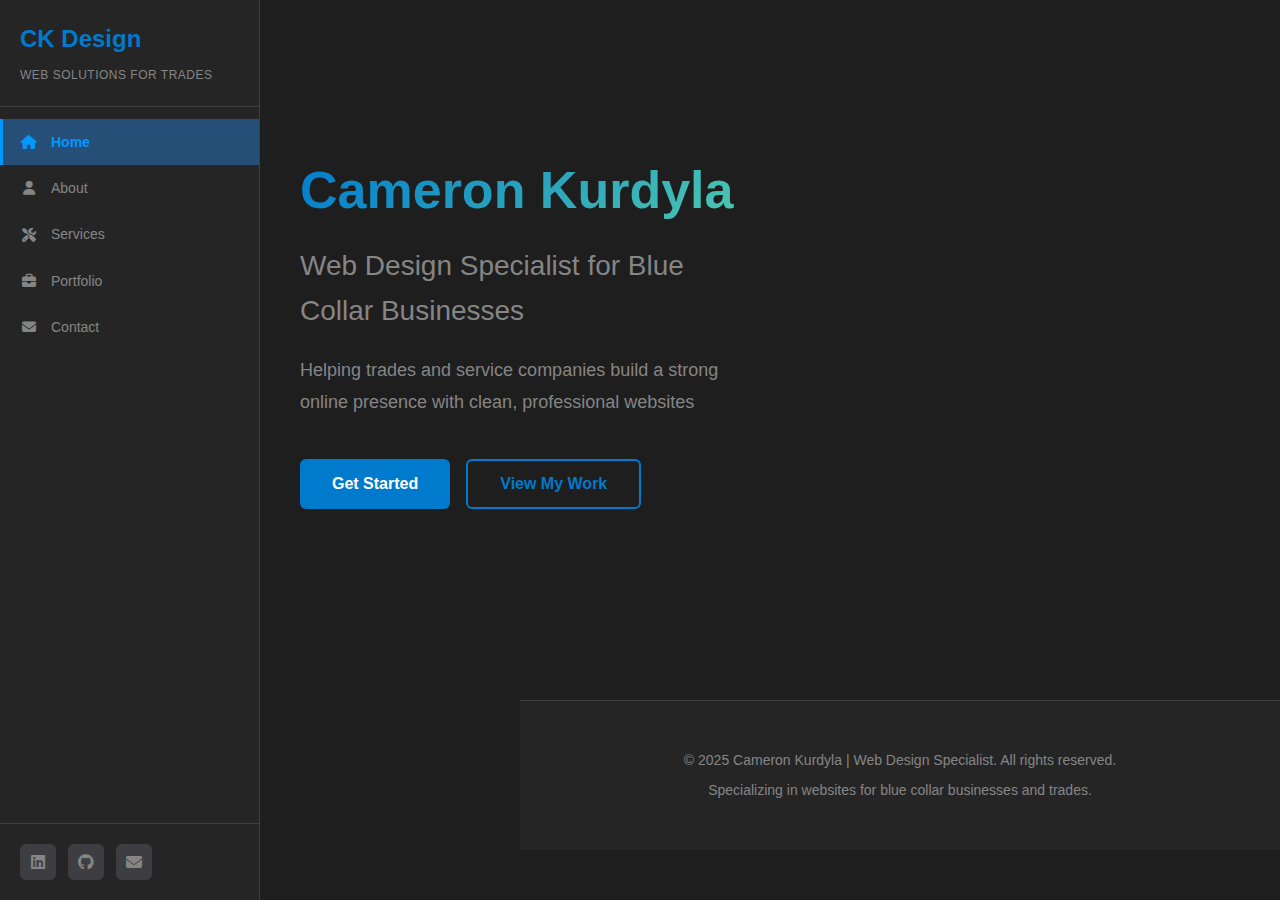
<file: index.html>
<!DOCTYPE html>
<html lang="en">
<head>
    <meta charset="UTF-8">
    <meta name="viewport" content="width=device-width, initial-scale=1.0">
    <title>Cameron Kurdyla | Web Design for Blue Collar Businesses</title>
    <link rel="stylesheet" href="styles.css">
    <link rel="stylesheet" href="https://cdnjs.cloudflare.com/ajax/libs/font-awesome/6.4.0/css/all.min.css">
</head>
<body>
    <div class="container">
        <!-- Hamburger Menu Button -->
        <button class="hamburger" id="hamburgerBtn" aria-label="Toggle navigation menu">
            <span class="hamburger-line"></span>
            <span class="hamburger-line"></span>
            <span class="hamburger-line"></span>
        </button>

        <!-- Sidebar Navigation (Explorer Style) -->
        <aside class="sidebar" id="sidebar">
            <div class="sidebar-header">
                <h2 class="logo">CK Design</h2>
                <p class="tagline">Web Solutions for Trades</p>
            </div>
            
            <nav class="sidebar-nav">
                <ul>
                    <li><a href="#home" class="nav-link active" data-section="home"><i class="fas fa-home"></i> Home</a></li>
                    <li><a href="#about" class="nav-link" data-section="about"><i class="fas fa-user"></i> About</a></li>
                    <li><a href="#services" class="nav-link" data-section="services"><i class="fas fa-tools"></i> Services</a></li>
                    <li><a href="#portfolio" class="nav-link" data-section="portfolio"><i class="fas fa-briefcase"></i> Portfolio</a></li>
                    <li><a href="#contact" class="nav-link" data-section="contact"><i class="fas fa-envelope"></i> Contact</a></li>
                </ul>
            </nav>

            <div class="sidebar-footer">
                <div class="social-links">
                    <a href="https://www.linkedin.com/in/cameron-kurdyla-075894354/" target="_blank" rel="noopener noreferrer" class="social-icon" title="LinkedIn"><i class="fab fa-linkedin"></i></a>
                    <a href="https://github.com" target="_blank" rel="noopener noreferrer" class="social-icon" title="GitHub"><i class="fab fa-github"></i></a>
                    <a href="mailto:crk28@njit.edu" class="social-icon" title="Email"><i class="fas fa-envelope"></i></a>
                </div>
            </div>
        </aside>

        <!-- Main Content -->
        <main class="main-content">
            <!-- Home Section -->
            <section id="home" class="section active">
                <div class="hero">
                    <div class="hero-content">
                        <h1>Cameron Kurdyla</h1>
                        <h2>Web Design Specialist for Blue Collar Businesses</h2>
                        <p class="hero-subtitle">Helping trades and service companies build a strong online presence with clean, professional websites</p>
                        <div class="cta-buttons">
                            <button class="btn btn-primary" onclick="scrollToSection('contact')">Get Started</button>
                            <button class="btn btn-secondary" onclick="scrollToSection('portfolio')">View My Work</button>
                        </div>
                    </div>
                    <div class="hero-stats">
                        <div class="stat">
                            <h3>1+</h3>
                            <p>Years of Experience</p>
                        </div>
                        <div class="stat">
                            <h3>100%</h3>
                            <p>Client Focused</p>
                        </div>
                        <div class="stat">
                            <h3>Affordable</h3>
                            <p>Pricing Models</p>
                        </div>
                    </div>
                </div>
            </section>

            <!-- About Section -->
            <section id="about" class="section">
                <div class="content-wrapper">
                    <h2 class="section-title">About Me</h2>
                    <div class="about-content">
                        <div class="about-text">
                            <p>I'm Cameron Kurdyla, a web designer dedicated to helping blue collar businesses and trades establish their digital presence. With over 1 year of hands-on coding experience, I specialize in creating professional, user-friendly websites that showcase your services and convert visitors into customers.</p>
                            
                            <p>I understand the unique needs of blue collar industries—reliability, clarity, and showcasing quality work matter. That's why I build websites that are:</p>
                            
                            <ul class="about-list">
                                <li><strong>Professional & Clean:</strong> Showcasing your expertise without unnecessary complexity</li>
                                <li><strong>Mobile-Friendly:</strong> Customers can find you and view your work on any device</li>
                                <li><strong>Affordable:</strong> Web presence shouldn't break your budget</li>
                                <li><strong>Easy to Maintain:</strong> You can manage your own content and updates</li>
                                <li><strong>SEO Optimized:</strong> Help local customers find you online</li>
                            </ul>

                            <p>My journey started with a passion for technology and a realization that many skilled tradespeople lack proper online visibility. I'm here to change that.</p>
                        </div>
                        
                        <div class="about-image">
                            <div class="linkedin-embed">
                                <a href="https://www.linkedin.com/in/cameron-kurdyla-075894354/" target="_blank" rel="noopener noreferrer" class="linkedin-link">
                                    <img src="cameron.jpg" alt="Cameron Kurdyla - Web Design Consultant" class="profile-photo">
                                    <div class="linkedin-badge">
                                        <i class="fab fa-linkedin"></i> View on LinkedIn
                                    </div>
                                </a>
                            </div>
                        </div>
                    </div>
                </div>
            </section>

            <!-- Services Section -->
            <section id="services" class="section">
                <div class="content-wrapper">
                    <h2 class="section-title">My Services</h2>
                    <div class="services-grid">
                        <div class="service-card">
                            <div class="service-icon">
                                <i class="fas fa-globe"></i>
                            </div>
                            <h3>Website Design & Development</h3>
                            <p>Custom-built websites tailored to your business needs. Responsive, fast, and designed to impress your customers.</p>
                        </div>

                        <div class="service-card">
                            <div class="service-icon">
                                <i class="fas fa-images"></i>
                            </div>
                            <h3>Portfolio Showcasing</h3>
                            <p>Beautiful galleries and project showcases to display your work. Let your completed projects do the selling.</p>
                        </div>

                        <div class="service-card">
                            <div class="service-icon">
                                <i class="fas fa-mobile-alt"></i>
                            </div>
                            <h3>Mobile Optimization</h3>
                            <p>All websites are fully responsive. Customers can easily reach you from phones, tablets, or desktops.</p>
                        </div>

                        <div class="service-card">
                            <div class="service-icon">
                                <i class="fas fa-search"></i>
                            </div>
                            <h3>Local SEO</h3>
                            <p>Help local customers find you through search engines. Optimize for local service searches in your area.</p>
                        </div>

                        <div class="service-card">
                            <div class="service-icon">
                                <i class="fas fa-pencil-alt"></i>
                            </div>
                            <h3>Content Management</h3>
                            <p>Easy-to-use systems so you can update your website yourself. No technical skills required.</p>
                        </div>

                        <div class="service-card">
                            <div class="service-icon">
                                <i class="fas fa-headset"></i>
                            </div>
                            <h3>Support & Maintenance</h3>
                            <p>Ongoing support to keep your website running smoothly. Updates, backups, and security included.</p>
                        </div>
                    </div>
                </div>
            </section>

            <!-- Portfolio Section -->
            <section id="portfolio" class="section">
                <div class="content-wrapper">
                    <h2 class="section-title">Portfolio</h2>
                    <div class="portfolio-grid">
                        <div class="portfolio-item">
                            <div class="portfolio-image">
                                <i class="fas fa-leaf"></i>
                            </div>
                            <div class="portfolio-info">
                                <h3>Landscaping Business Website</h3>
                                <p>Professional landscaping portfolio site with seasonal service offerings, before/after photo gallery, and easy service booking system. Optimized for local SEO to help customers find landscaping services in their area.</p>
                                <div class="portfolio-tags">
                                    <span class="tag">Portfolio Gallery</span>
                                    <span class="tag">Service Booking</span>
                                    <span class="tag">Local SEO</span>
                                </div>
                                <a href="Landscape-3/index.html" class="btn-text" style="margin-top: 15px; display: inline-block;">View Project <i class="fas fa-arrow-right"></i></a>
                            </div>
                        </div>

                        <div class="portfolio-item">
                            <div class="portfolio-image">
                                <i class="fas fa-palette"></i>
                            </div>
                            <div class="portfolio-info">
                                <h3>Swedish Cottage Style Color Palette</h3>
                                <p>A design history project exploring the distinctive color palette of Swedish cottage style. Features natural pigments, regional variations, and the cultural significance of colors like Falun Red and Cream. Includes detailed color samples and historical context.</p>
                                <div class="portfolio-tags">
                                    <span class="tag">Color Theory</span>
                                    <span class="tag">Design History</span>
                                    <span class="tag">Educational</span>
                                </div>
                                <a href="swedish-style-hist/index.html" class="btn-text" style="margin-top: 15px; display: inline-block;">View Project <i class="fas fa-arrow-right"></i></a>
                            </div>
                        </div>
                    </div>
                </div>
            </section>

            <!-- Contact Section -->
            <section id="contact" class="section">
                <div class="content-wrapper">
                    <h2 class="section-title">Get In Touch</h2>
                    <div class="contact-content">
                        <div class="contact-info">
                            <h3>Ready to Build Your Online Presence?</h3>
                            <p>I'd love to discuss how a professional website can help your business grow. Whether you're just starting out or looking to improve your current web presence, let's work together.</p>
                            
                            <div class="contact-details">
                                <div class="contact-item">
                                    <i class="fas fa-envelope"></i>
                                    <div>
                                        <h4>Email</h4>
                                        <p><a href="mailto:crk28@njit.edu">crk28@njit.edu</a></p>
                                    </div>
                                </div>

                                <div class="contact-item">
                                    <i class="fas fa-phone"></i>
                                    <div>
                                        <h4>Phone</h4>
                                        <p><a href="tel:+1234567890">(123) 456-7890</a></p>
                                    </div>
                                </div>

                                <div class="contact-item">
                                    <i class="fas fa-map-marker-alt"></i>
                                    <div>
                                        <h4>Location</h4>
                                        <p>Available for businesses nationwide</p>
                                    </div>
                                </div>
                            </div>

                            <div class="social-links-large">
                                <a href="https://www.linkedin.com/in/cameron-kurdyla-075894354/" target="_blank" rel="noopener noreferrer" class="social-btn"><i class="fab fa-linkedin"></i> LinkedIn</a>
                                <a href="https://github.com" target="_blank" rel="noopener noreferrer" class="social-btn"><i class="fab fa-github"></i> GitHub</a>
                            </div>
                            
                            <!-- Calendly Link Widget -->
                            <link href="https://assets.calendly.com/assets/external/widget.css" rel="stylesheet">
                            <script src="https://assets.calendly.com/assets/external/widget.js" type="text/javascript" async></script>
                            <div style="margin-top: 30px;">
                                <h3>Schedule a Meeting</h3>
                                <p>Prefer to talk directly? Schedule a 15-minute consultation.</p>
                                <a href="" onclick="Calendly.initPopupWidget({url: 'https://calendly.com/crk28'});return false;" class="btn btn-secondary btn-large" style="display: inline-block; margin-top: 10px;"><i class="fas fa-calendar-alt"></i> Schedule Time with Me</a>
                            </div>
                        </div>

                        <form class="contact-form" id="contactForm">
                            <div class="form-group">
                                <label for="name">Your Name</label>
                                <input type="text" id="name" name="name" required>
                            </div>

                            <div class="form-group">
                                <label for="email">Email Address</label>
                                <input type="email" id="email" name="email" required>
                            </div>

                            <div class="form-group">
                                <label for="company">Company / Business</label>
                                <input type="text" id="company" name="company">
                            </div>

                            <div class="form-group">
                                <label for="service">What services interest you?</label>
                                <select id="service" name="service" required>
                                    <option value="">Select a service...</option>
                                    <option value="website">Website Design & Development</option>
                                    <option value="portfolio">Portfolio Showcasing</option>
                                    <option value="seo">Local SEO</option>
                                    <option value="maintenance">Support & Maintenance</option>
                                    <option value="other">Other</option>
                                </select>
                            </div>

                            <div class="form-group">
                                <label for="message">Tell me about your project</label>
                                <textarea id="message" name="message" rows="5" required></textarea>
                            </div>

                            <button type="submit" class="btn btn-primary btn-large">Send Message</button>
                        </form>
                    </div>
                </div>
            </section>

            <!-- Footer -->
            <footer class="footer">
                <p>&copy; 2025 Cameron Kurdyla | Web Design Specialist. All rights reserved.</p>
                <p>Specializing in websites for blue collar businesses and trades.</p>
            </footer>
        </main>
    </div>

    <script src="script.js"></script>
</body>
</html>
</file>
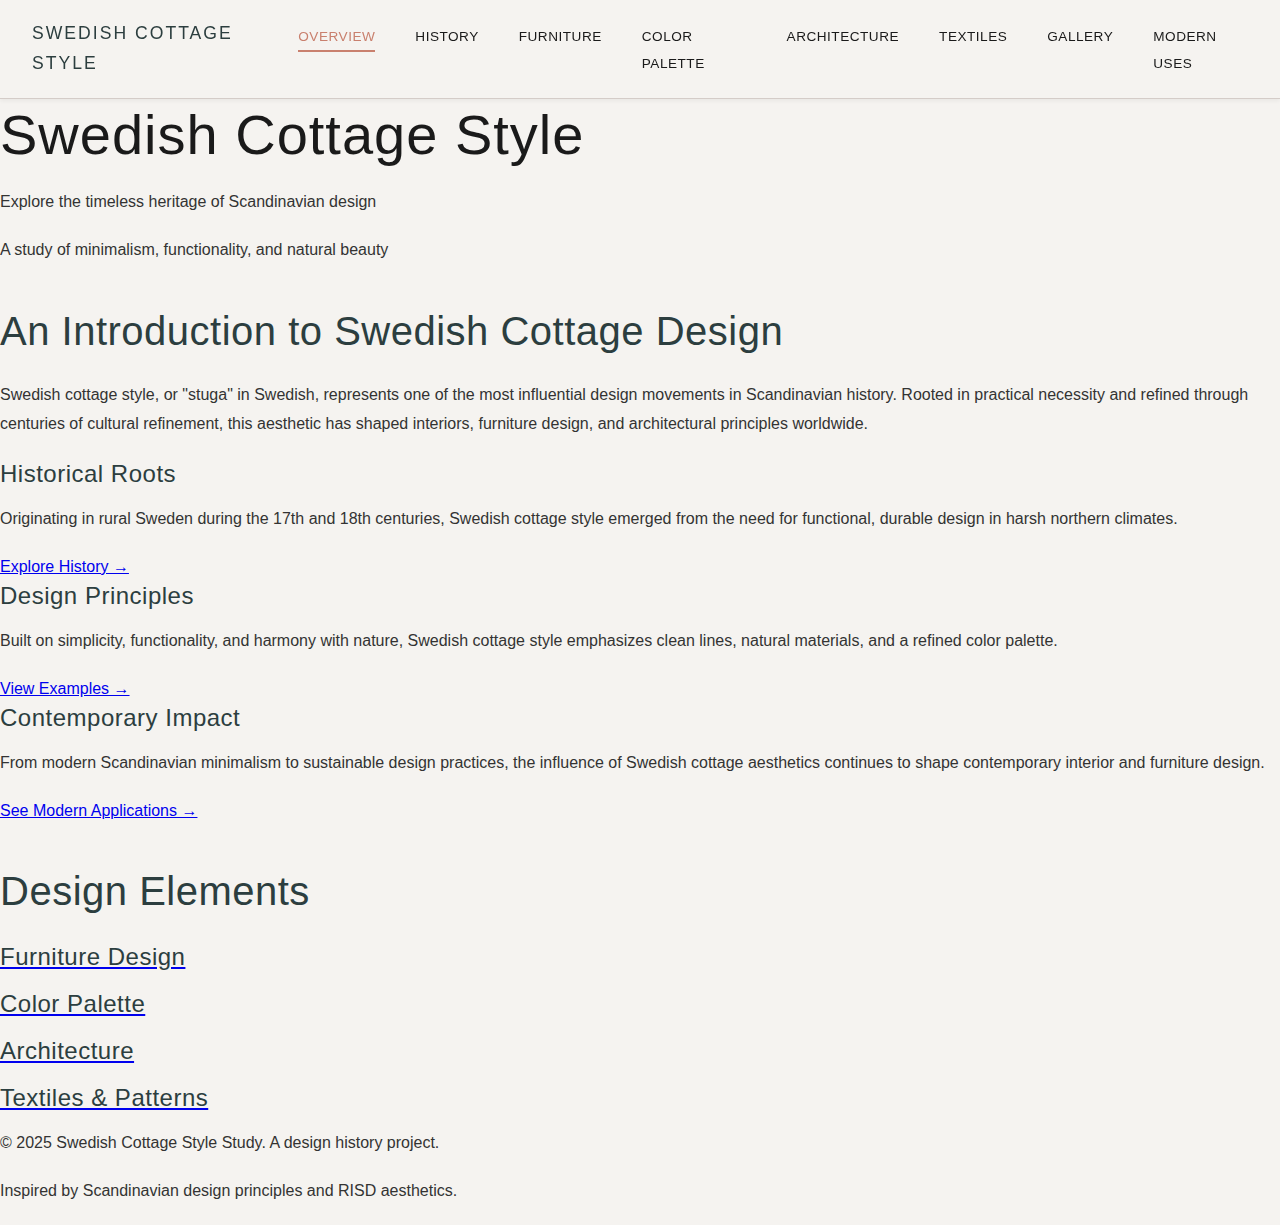
<file: swedish-style-hist/index.html>
<!DOCTYPE html>
<html lang="en">
<head>
    <meta charset="UTF-8">
    <meta name="viewport" content="width=device-width, initial-scale=1.0">
    <title>Swedish Cottage Style: A Design History</title>
    <link rel="stylesheet" href="styles.css">
</head>
<body>
    <nav class="navbar">
        <div class="nav-container">
            <div class="logo">Swedish Cottage Style</div>
            <ul class="nav-links">
                <li><a href="index.html" class="active">Overview</a></li>
                <li><a href="history.html">History</a></li>
                <li><a href="examples-furniture.html">Furniture</a></li>
                <li><a href="examples-color.html">Color Palette</a></li>
                <li><a href="examples-architecture.html">Architecture</a></li>
                <li><a href="examples-textiles.html">Textiles</a></li>
                <li><a href="gallery.html">Gallery</a></li>
                <li><a href="modern-uses.html">Modern Uses</a></li>
            </ul>
        </div>
    </nav>

    <header class="hero">
        <div class="hero-content">
            <h1>Swedish Cottage Style</h1>
            <p class="subtitle">Explore the timeless heritage of Scandinavian design</p>
            <p class="tagline">A study of minimalism, functionality, and natural beauty</p>
        </div>
    </header>

    <main>
        <section class="introduction">
            <div class="container">
                <h2>An Introduction to Swedish Cottage Design</h2>
                <p>Swedish cottage style, or "stuga" in Swedish, represents one of the most influential design movements in Scandinavian history. Rooted in practical necessity and refined through centuries of cultural refinement, this aesthetic has shaped interiors, furniture design, and architectural principles worldwide.</p>
                
                <div class="intro-grid">
                    <div class="intro-card">
                        <h3>Historical Roots</h3>
                        <p>Originating in rural Sweden during the 17th and 18th centuries, Swedish cottage style emerged from the need for functional, durable design in harsh northern climates.</p>
                        <a href="history.html" class="card-link">Explore History →</a>
                    </div>
                    
                    <div class="intro-card">
                        <h3>Design Principles</h3>
                        <p>Built on simplicity, functionality, and harmony with nature, Swedish cottage style emphasizes clean lines, natural materials, and a refined color palette.</p>
                        <a href="examples-color.html" class="card-link">View Examples →</a>
                    </div>
                    
                    <div class="intro-card">
                        <h3>Contemporary Impact</h3>
                        <p>From modern Scandinavian minimalism to sustainable design practices, the influence of Swedish cottage aesthetics continues to shape contemporary interior and furniture design.</p>
                        <a href="modern-uses.html" class="card-link">See Modern Applications →</a>
                    </div>
                </div>
            </div>
        </section>

        <section class="featured-sections">
            <div class="container">
                <h2>Design Elements</h2>
                <div class="featured-grid">
                    <a href="examples-furniture.html" class="featured-item">
                        <div class="featured-image furniture-bg"></div>
                        <h3>Furniture Design</h3>
                    </a>
                    <a href="examples-color.html" class="featured-item">
                        <div class="featured-image color-bg"></div>
                        <h3>Color Palette</h3>
                    </a>
                    <a href="examples-architecture.html" class="featured-item">
                        <div class="featured-image architecture-bg"></div>
                        <h3>Architecture</h3>
                    </a>
                    <a href="examples-textiles.html" class="featured-item">
                        <div class="featured-image textiles-bg"></div>
                        <h3>Textiles & Patterns</h3>
                    </a>
                </div>
            </div>
        </section>
    </main>

    <footer>
        <div class="container">
            <p>&copy; 2025 Swedish Cottage Style Study. A design history project.</p>
            <p>Inspired by Scandinavian design principles and RISD aesthetics.</p>
        </div>
    </footer>
</body>
</html>
</file>
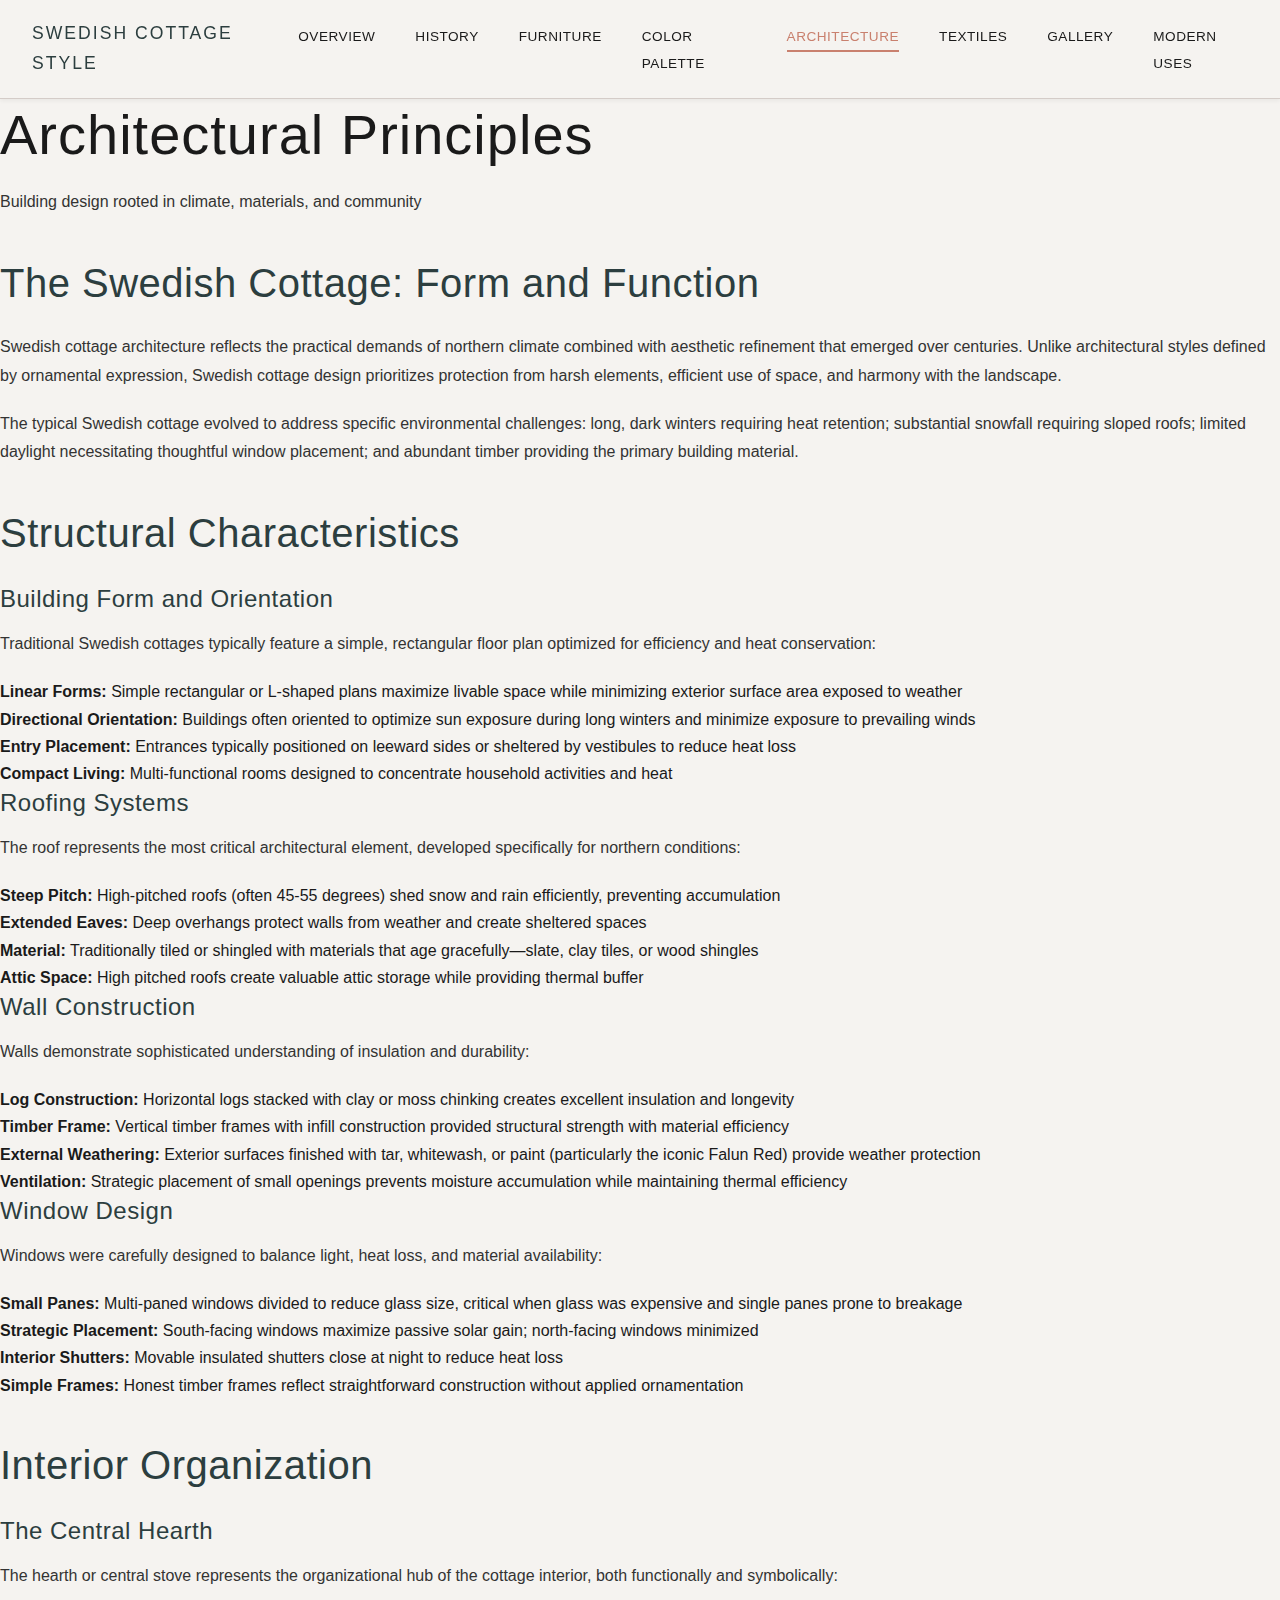
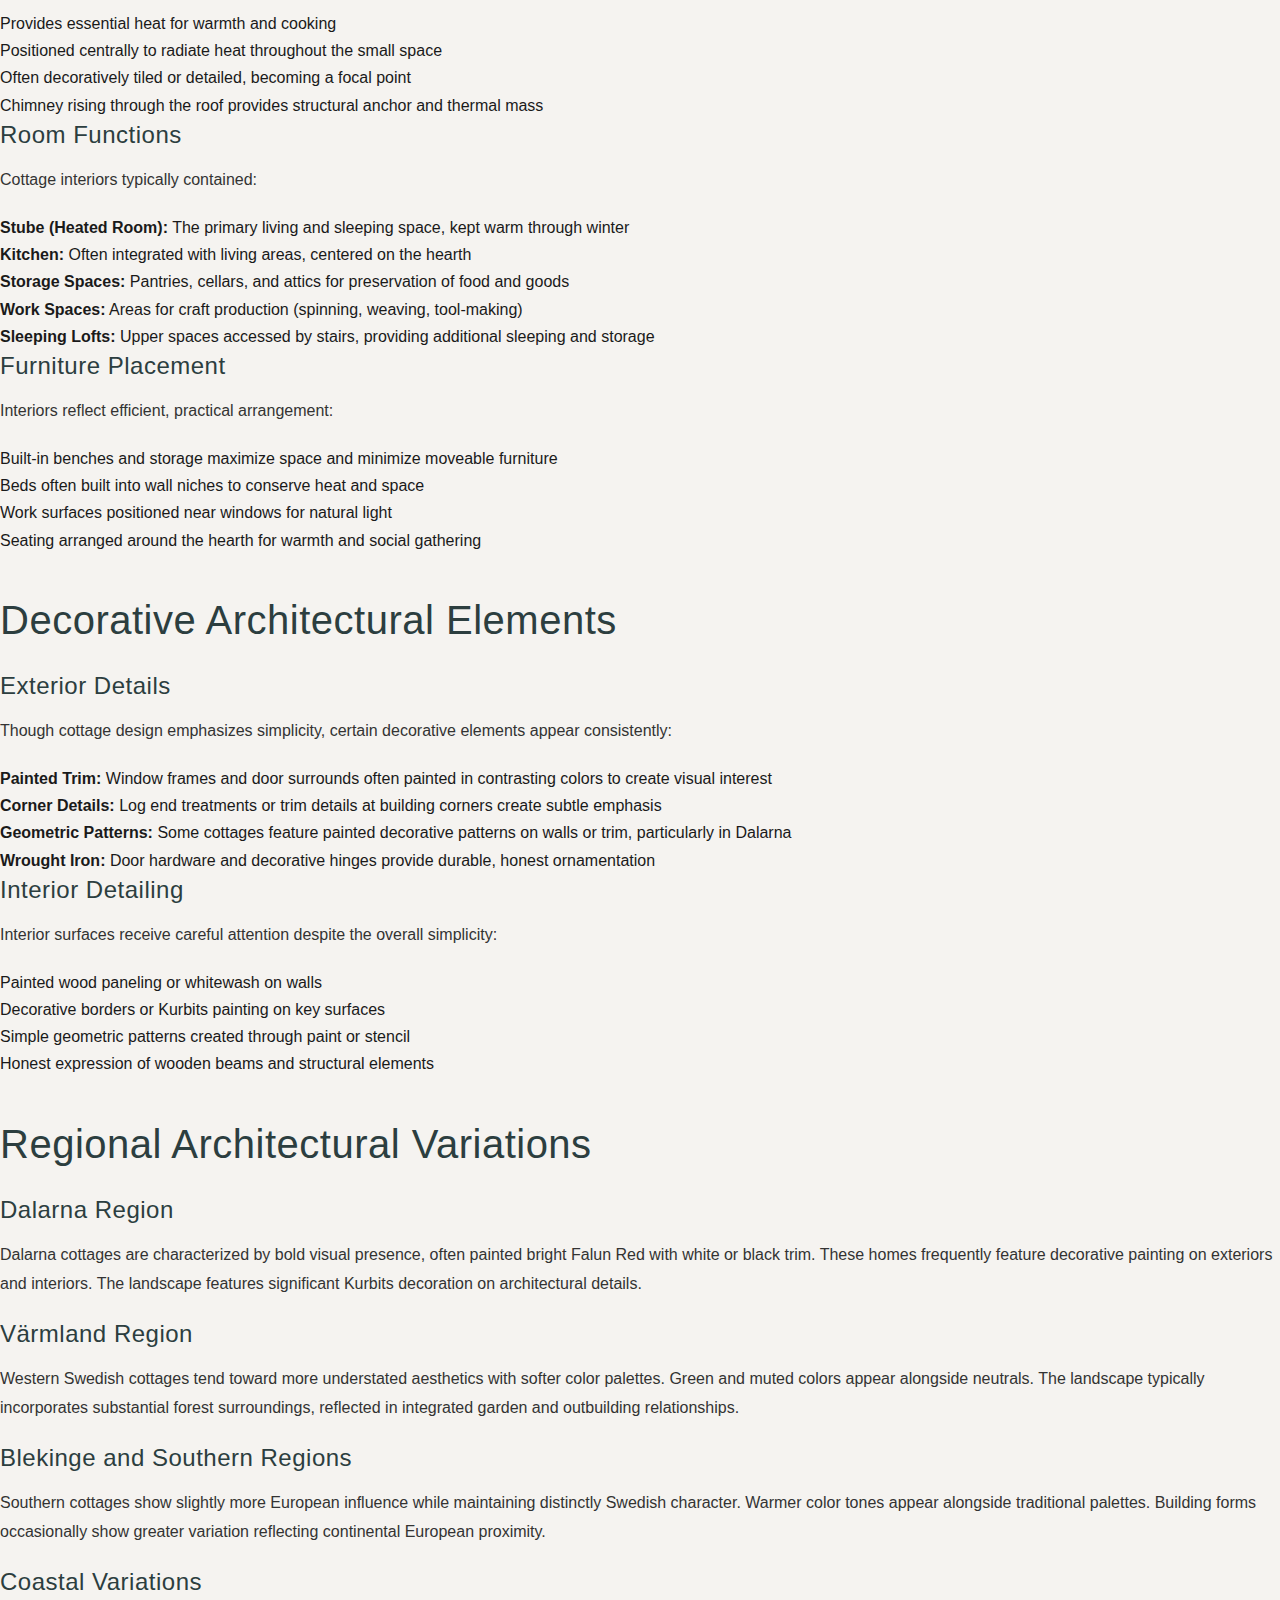
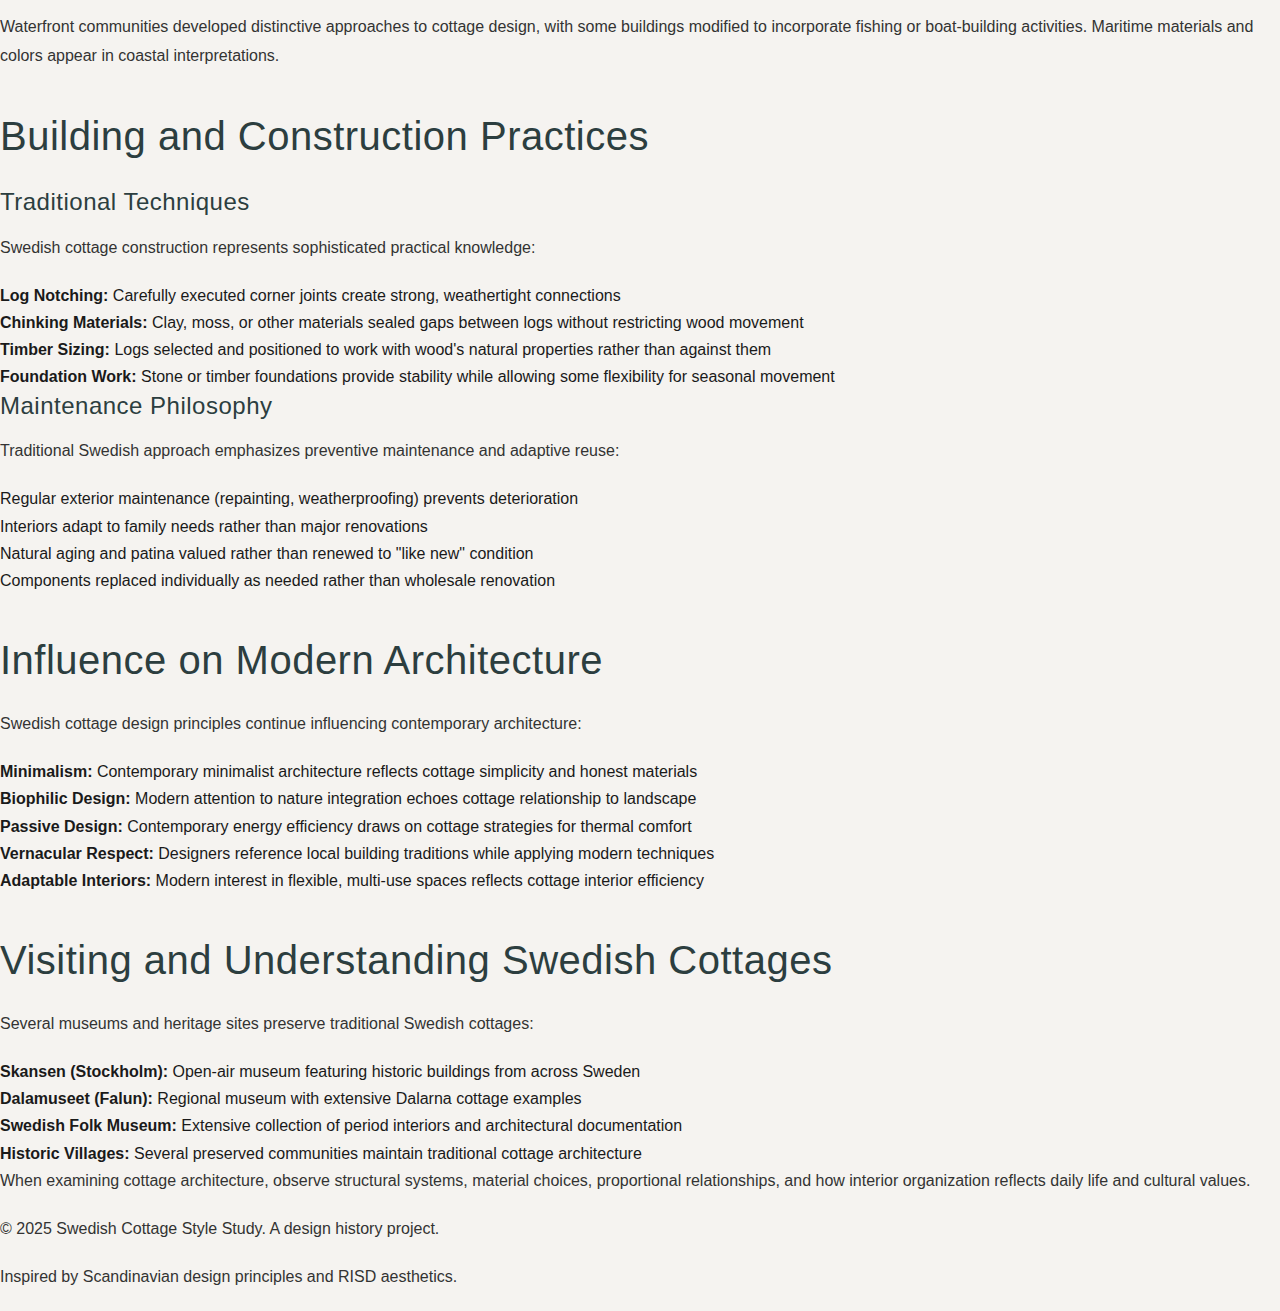
<file: swedish-style-hist/examples-architecture.html>
<!DOCTYPE html>
<html lang="en">
<head>
    <meta charset="UTF-8">
    <meta name="viewport" content="width=device-width, initial-scale=1.0">
    <title>Architecture | Swedish Cottage Style</title>
    <link rel="stylesheet" href="styles.css">
</head>
<body>
    <nav class="navbar">
        <div class="nav-container">
            <div class="logo">Swedish Cottage Style</div>
            <ul class="nav-links">
                <li><a href="index.html">Overview</a></li>
                <li><a href="history.html">History</a></li>
                <li><a href="examples-furniture.html">Furniture</a></li>
                <li><a href="examples-color.html">Color Palette</a></li>
                <li><a href="examples-architecture.html" class="active">Architecture</a></li>
                <li><a href="examples-textiles.html">Textiles</a></li>
                <li><a href="gallery.html">Gallery</a></li>
                <li><a href="modern-uses.html">Modern Uses</a></li>
            </ul>
        </div>
    </nav>

    <header class="page-header">
        <div class="container">
            <h1>Architectural Principles</h1>
            <p>Building design rooted in climate, materials, and community</p>
        </div>
    </header>

    <main>
        <div class="container">
            <section class="content-section">
                <h2>The Swedish Cottage: Form and Function</h2>
                <p>Swedish cottage architecture reflects the practical demands of northern climate combined with aesthetic refinement that emerged over centuries. Unlike architectural styles defined by ornamental expression, Swedish cottage design prioritizes protection from harsh elements, efficient use of space, and harmony with the landscape.</p>
                <p>The typical Swedish cottage evolved to address specific environmental challenges: long, dark winters requiring heat retention; substantial snowfall requiring sloped roofs; limited daylight necessitating thoughtful window placement; and abundant timber providing the primary building material.</p>
            </section>

            <section class="content-section">
                <h2>Structural Characteristics</h2>

                <h3>Building Form and Orientation</h3>
                <p>Traditional Swedish cottages typically feature a simple, rectangular floor plan optimized for efficiency and heat conservation:</p>
                <ul>
                    <li><strong>Linear Forms:</strong> Simple rectangular or L-shaped plans maximize livable space while minimizing exterior surface area exposed to weather</li>
                    <li><strong>Directional Orientation:</strong> Buildings often oriented to optimize sun exposure during long winters and minimize exposure to prevailing winds</li>
                    <li><strong>Entry Placement:</strong> Entrances typically positioned on leeward sides or sheltered by vestibules to reduce heat loss</li>
                    <li><strong>Compact Living:</strong> Multi-functional rooms designed to concentrate household activities and heat</li>
                </ul>

                <h3>Roofing Systems</h3>
                <p>The roof represents the most critical architectural element, developed specifically for northern conditions:</p>
                <ul>
                    <li><strong>Steep Pitch:</strong> High-pitched roofs (often 45-55 degrees) shed snow and rain efficiently, preventing accumulation</li>
                    <li><strong>Extended Eaves:</strong> Deep overhangs protect walls from weather and create sheltered spaces</li>
                    <li><strong>Material:</strong> Traditionally tiled or shingled with materials that age gracefully—slate, clay tiles, or wood shingles</li>
                    <li><strong>Attic Space:</strong> High pitched roofs create valuable attic storage while providing thermal buffer</li>
                </ul>

                <h3>Wall Construction</h3>
                <p>Walls demonstrate sophisticated understanding of insulation and durability:</p>
                <ul>
                    <li><strong>Log Construction:</strong> Horizontal logs stacked with clay or moss chinking creates excellent insulation and longevity</li>
                    <li><strong>Timber Frame:</strong> Vertical timber frames with infill construction provided structural strength with material efficiency</li>
                    <li><strong>External Weathering:</strong> Exterior surfaces finished with tar, whitewash, or paint (particularly the iconic Falun Red) provide weather protection</li>
                    <li><strong>Ventilation:</strong> Strategic placement of small openings prevents moisture accumulation while maintaining thermal efficiency</li>
                </ul>

                <h3>Window Design</h3>
                <p>Windows were carefully designed to balance light, heat loss, and material availability:</p>
                <ul>
                    <li><strong>Small Panes:</strong> Multi-paned windows divided to reduce glass size, critical when glass was expensive and single panes prone to breakage</li>
                    <li><strong>Strategic Placement:</strong> South-facing windows maximize passive solar gain; north-facing windows minimized</li>
                    <li><strong>Interior Shutters:</strong> Movable insulated shutters close at night to reduce heat loss</li>
                    <li><strong>Simple Frames:</strong> Honest timber frames reflect straightforward construction without applied ornamentation</li>
                </ul>
            </section>

            <section class="content-section">
                <h2>Interior Organization</h2>

                <h3>The Central Hearth</h3>
                <p>The hearth or central stove represents the organizational hub of the cottage interior, both functionally and symbolically:</p>
                <ul>
                    <li>Provides essential heat for warmth and cooking</li>
                    <li>Positioned centrally to radiate heat throughout the small space</li>
                    <li>Often decoratively tiled or detailed, becoming a focal point</li>
                    <li>Chimney rising through the roof provides structural anchor and thermal mass</li>
                </ul>

                <h3>Room Functions</h3>
                <p>Cottage interiors typically contained:</p>
                <ul>
                    <li><strong>Stube (Heated Room):</strong> The primary living and sleeping space, kept warm through winter</li>
                    <li><strong>Kitchen:</strong> Often integrated with living areas, centered on the hearth</li>
                    <li><strong>Storage Spaces:</strong> Pantries, cellars, and attics for preservation of food and goods</li>
                    <li><strong>Work Spaces:</strong> Areas for craft production (spinning, weaving, tool-making)</li>
                    <li><strong>Sleeping Lofts:</strong> Upper spaces accessed by stairs, providing additional sleeping and storage</li>
                </ul>

                <h3>Furniture Placement</h3>
                <p>Interiors reflect efficient, practical arrangement:</p>
                <ul>
                    <li>Built-in benches and storage maximize space and minimize moveable furniture</li>
                    <li>Beds often built into wall niches to conserve heat and space</li>
                    <li>Work surfaces positioned near windows for natural light</li>
                    <li>Seating arranged around the hearth for warmth and social gathering</li>
                </ul>
            </section>

            <section class="content-section">
                <h2>Decorative Architectural Elements</h2>

                <h3>Exterior Details</h3>
                <p>Though cottage design emphasizes simplicity, certain decorative elements appear consistently:</p>
                <ul>
                    <li><strong>Painted Trim:</strong> Window frames and door surrounds often painted in contrasting colors to create visual interest</li>
                    <li><strong>Corner Details:</strong> Log end treatments or trim details at building corners create subtle emphasis</li>
                    <li><strong>Geometric Patterns:</strong> Some cottages feature painted decorative patterns on walls or trim, particularly in Dalarna</li>
                    <li><strong>Wrought Iron:</strong> Door hardware and decorative hinges provide durable, honest ornamentation</li>
                </ul>

                <h3>Interior Detailing</h3>
                <p>Interior surfaces receive careful attention despite the overall simplicity:</p>
                <ul>
                    <li>Painted wood paneling or whitewash on walls</li>
                    <li>Decorative borders or Kurbits painting on key surfaces</li>
                    <li>Simple geometric patterns created through paint or stencil</li>
                    <li>Honest expression of wooden beams and structural elements</li>
                </ul>
            </section>

            <section class="content-section">
                <h2>Regional Architectural Variations</h2>

                <h3>Dalarna Region</h3>
                <p>Dalarna cottages are characterized by bold visual presence, often painted bright Falun Red with white or black trim. These homes frequently feature decorative painting on exteriors and interiors. The landscape features significant Kurbits decoration on architectural details.</p>

                <h3>Värmland Region</h3>
                <p>Western Swedish cottages tend toward more understated aesthetics with softer color palettes. Green and muted colors appear alongside neutrals. The landscape typically incorporates substantial forest surroundings, reflected in integrated garden and outbuilding relationships.</p>

                <h3>Blekinge and Southern Regions</h3>
                <p>Southern cottages show slightly more European influence while maintaining distinctly Swedish character. Warmer color tones appear alongside traditional palettes. Building forms occasionally show greater variation reflecting continental European proximity.</p>

                <h3>Coastal Variations</h3>
                <p>Waterfront communities developed distinctive approaches to cottage design, with some buildings modified to incorporate fishing or boat-building activities. Maritime materials and colors appear in coastal interpretations.</p>
            </section>

            <section class="content-section">
                <h2>Building and Construction Practices</h2>

                <h3>Traditional Techniques</h3>
                <p>Swedish cottage construction represents sophisticated practical knowledge:</p>
                <ul>
                    <li><strong>Log Notching:</strong> Carefully executed corner joints create strong, weathertight connections</li>
                    <li><strong>Chinking Materials:</strong> Clay, moss, or other materials sealed gaps between logs without restricting wood movement</li>
                    <li><strong>Timber Sizing:</strong> Logs selected and positioned to work with wood's natural properties rather than against them</li>
                    <li><strong>Foundation Work:</strong> Stone or timber foundations provide stability while allowing some flexibility for seasonal movement</li>
                </ul>

                <h3>Maintenance Philosophy</h3>
                <p>Traditional Swedish approach emphasizes preventive maintenance and adaptive reuse:</p>
                <ul>
                    <li>Regular exterior maintenance (repainting, weatherproofing) prevents deterioration</li>
                    <li>Interiors adapt to family needs rather than major renovations</li>
                    <li>Natural aging and patina valued rather than renewed to "like new" condition</li>
                    <li>Components replaced individually as needed rather than wholesale renovation</li>
                </ul>
            </section>

            <section class="content-section">
                <h2>Influence on Modern Architecture</h2>
                <p>Swedish cottage design principles continue influencing contemporary architecture:</p>
                <ul>
                    <li><strong>Minimalism:</strong> Contemporary minimalist architecture reflects cottage simplicity and honest materials</li>
                    <li><strong>Biophilic Design:</strong> Modern attention to nature integration echoes cottage relationship to landscape</li>
                    <li><strong>Passive Design:</strong> Contemporary energy efficiency draws on cottage strategies for thermal comfort</li>
                    <li><strong>Vernacular Respect:</strong> Designers reference local building traditions while applying modern techniques</li>
                    <li><strong>Adaptable Interiors:</strong> Modern interest in flexible, multi-use spaces reflects cottage interior efficiency</li>
                </ul>
            </section>

            <section class="content-section">
                <h2>Visiting and Understanding Swedish Cottages</h2>
                <p>Several museums and heritage sites preserve traditional Swedish cottages:</p>
                <ul>
                    <li><strong>Skansen (Stockholm):</strong> Open-air museum featuring historic buildings from across Sweden</li>
                    <li><strong>Dalamuseet (Falun):</strong> Regional museum with extensive Dalarna cottage examples</li>
                    <li><strong>Swedish Folk Museum:</strong> Extensive collection of period interiors and architectural documentation</li>
                    <li><strong>Historic Villages:</strong> Several preserved communities maintain traditional cottage architecture</li>
                </ul>
                <p>When examining cottage architecture, observe structural systems, material choices, proportional relationships, and how interior organization reflects daily life and cultural values.</p>
            </section>
        </div>
    </main>

    <footer>
        <div class="container">
            <p>&copy; 2025 Swedish Cottage Style Study. A design history project.</p>
            <p>Inspired by Scandinavian design principles and RISD aesthetics.</p>
        </div>
    </footer>
</body>
</html>
</file>
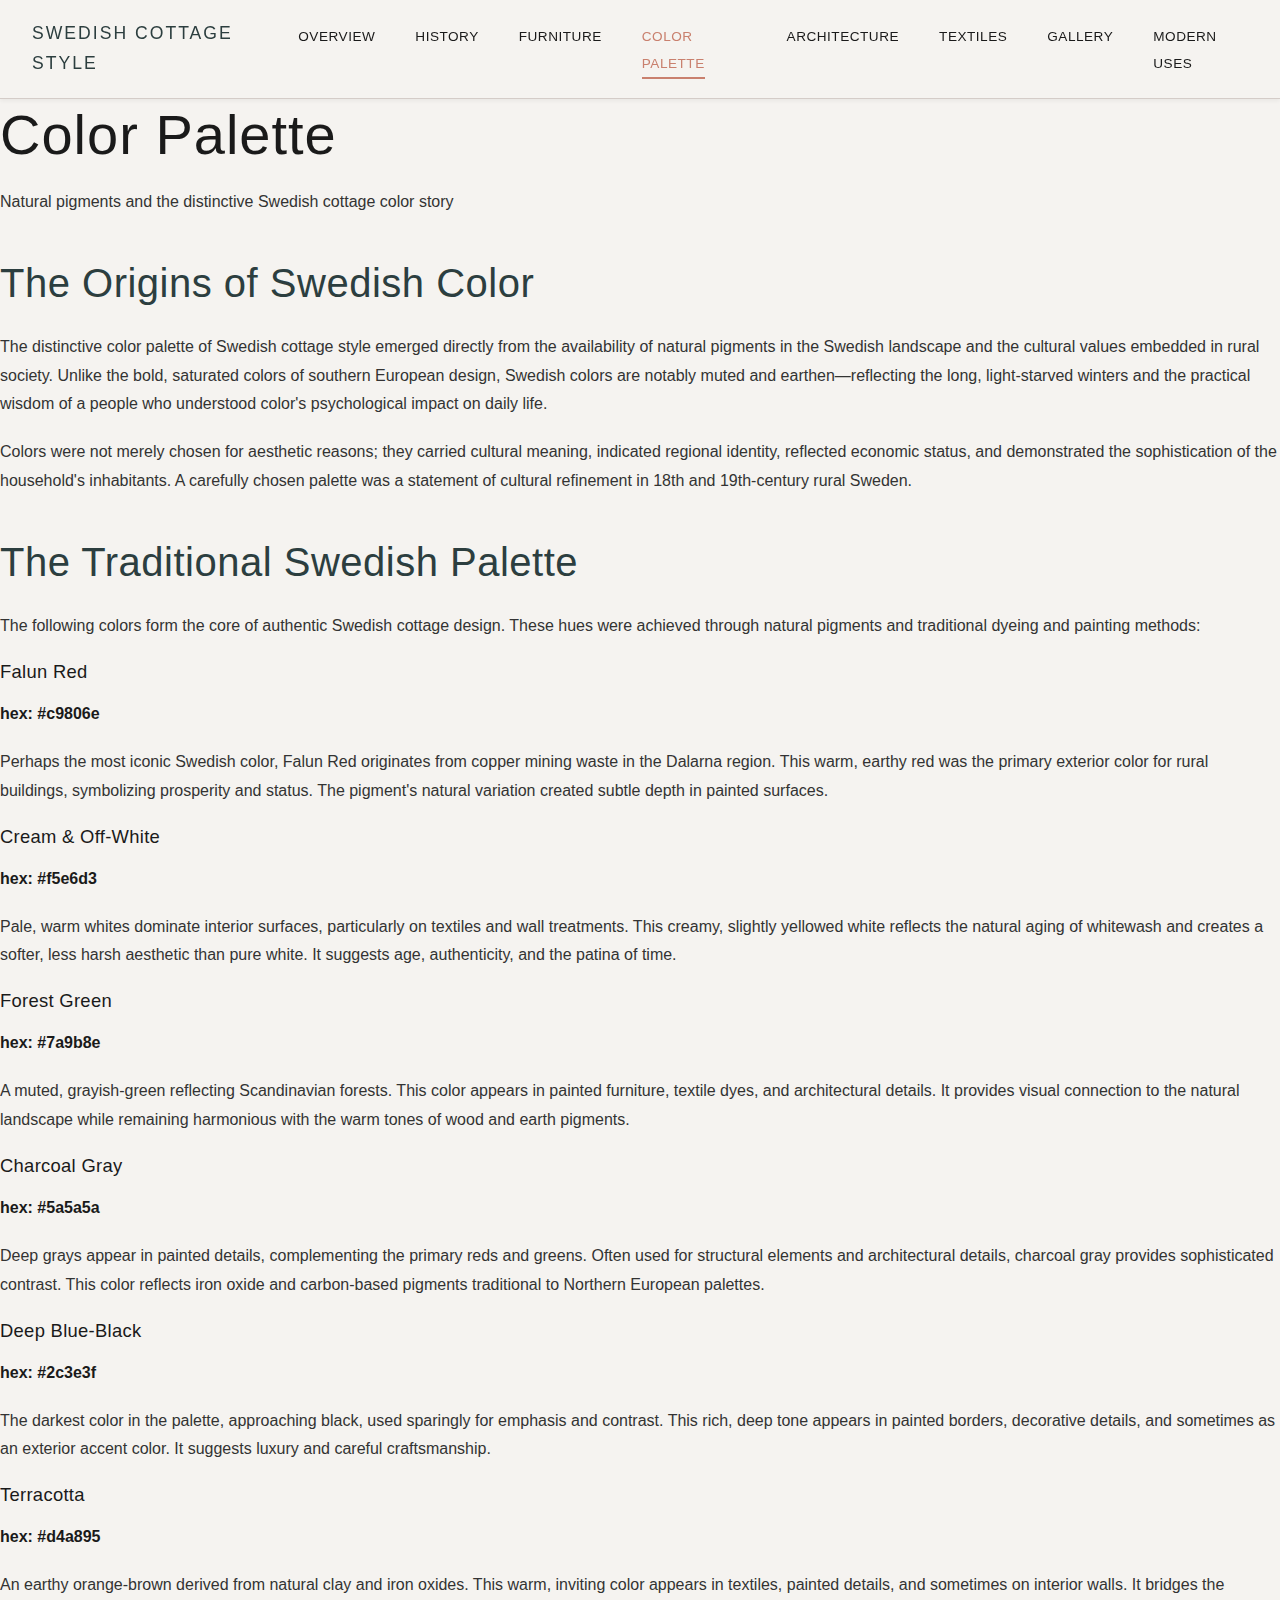
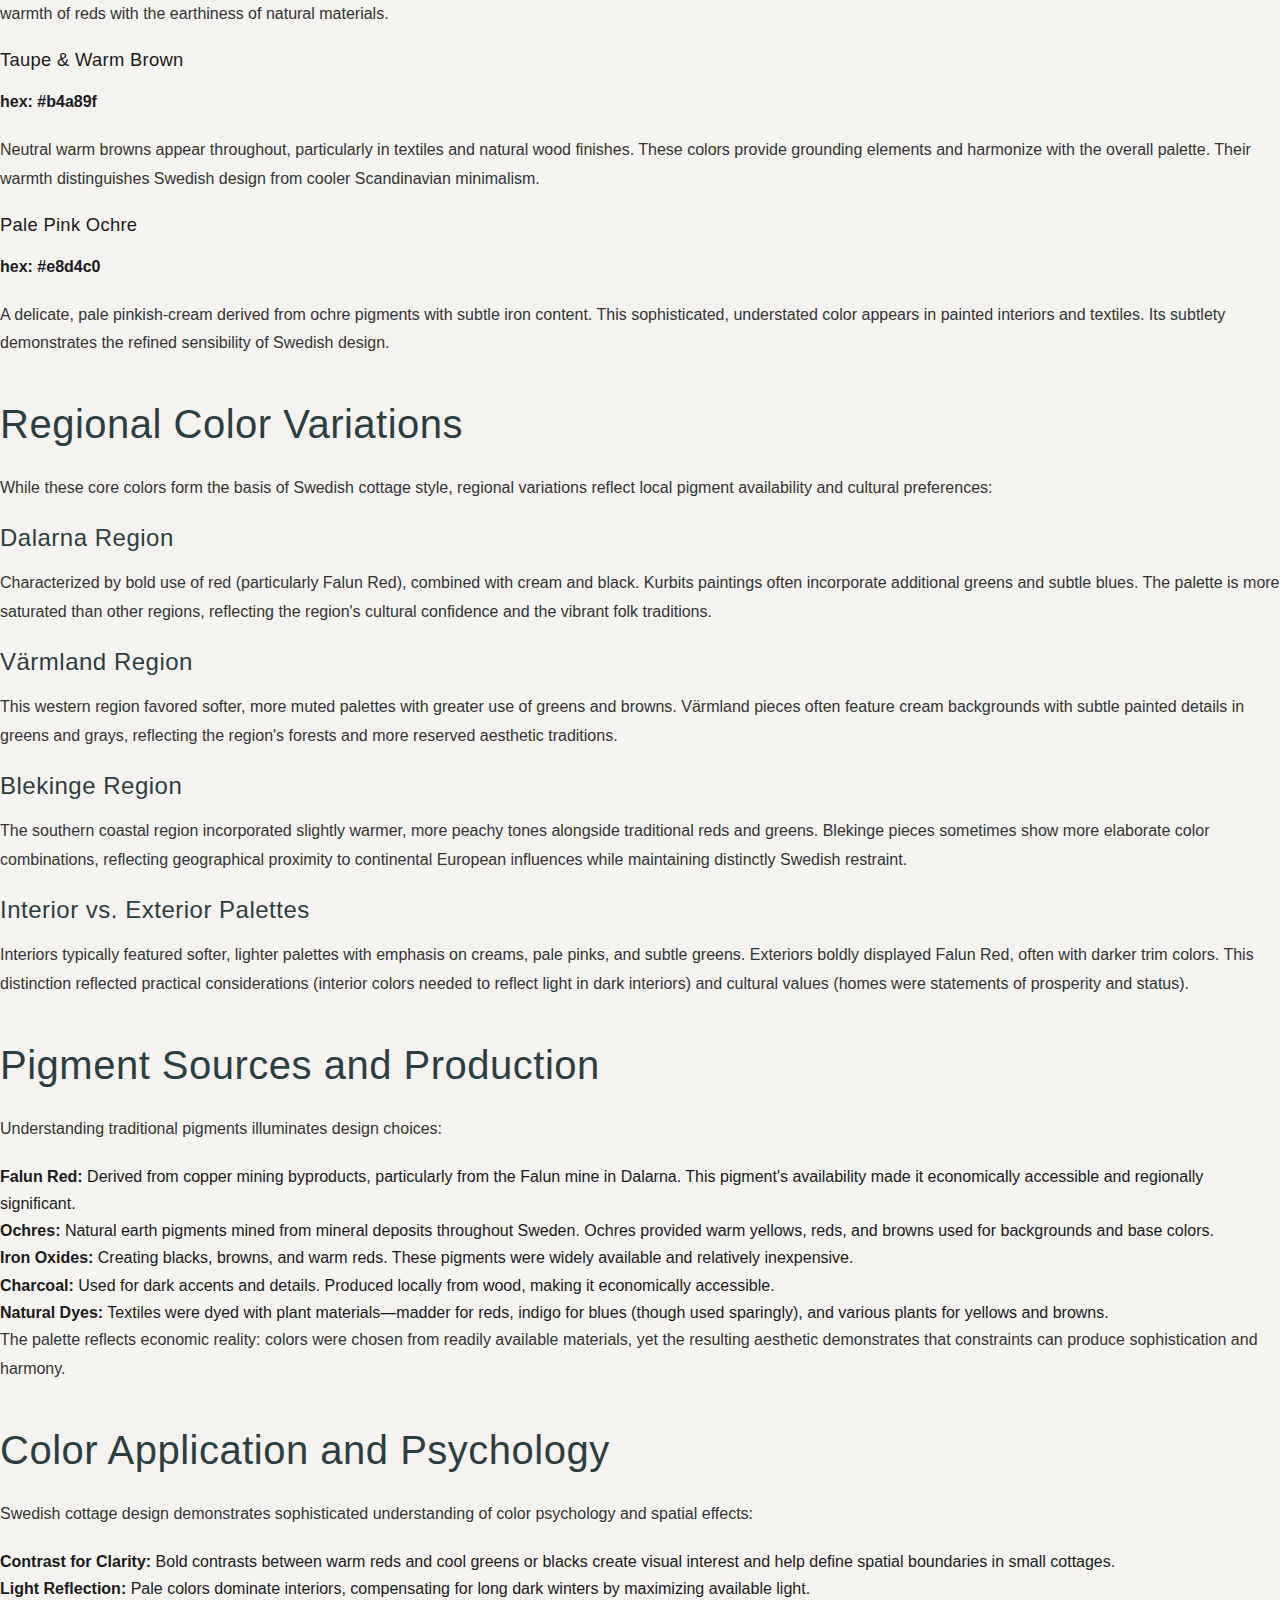
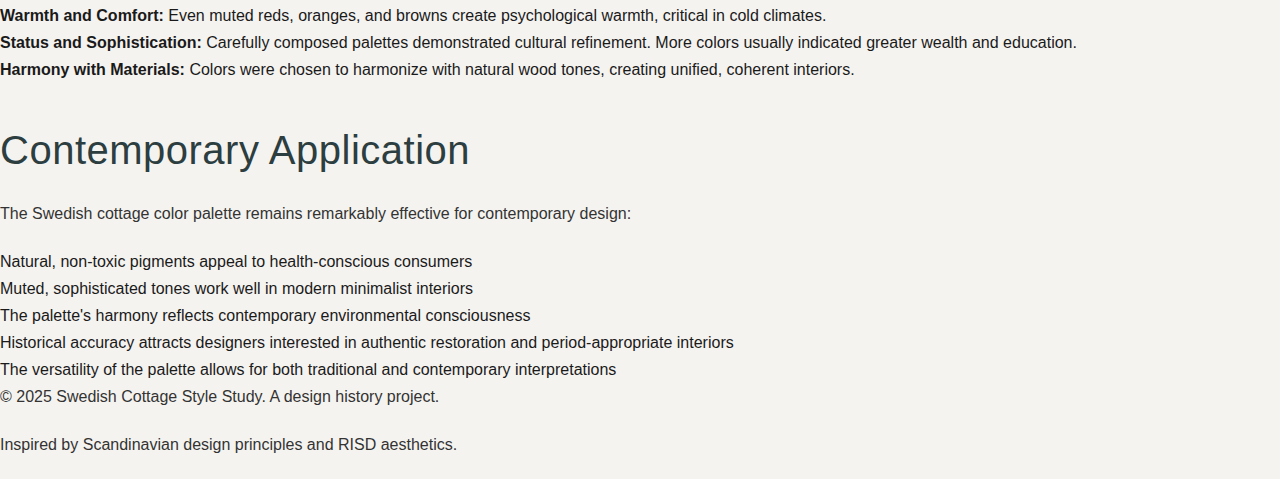
<file: swedish-style-hist/examples-color.html>
<!DOCTYPE html>
<html lang="en">
<head>
    <meta charset="UTF-8">
    <meta name="viewport" content="width=device-width, initial-scale=1.0">
    <title>Color Palette | Swedish Cottage Style</title>
    <link rel="stylesheet" href="styles.css">
</head>
<body>
    <nav class="navbar">
        <div class="nav-container">
            <div class="logo">Swedish Cottage Style</div>
            <ul class="nav-links">
                <li><a href="index.html">Overview</a></li>
                <li><a href="history.html">History</a></li>
                <li><a href="examples-furniture.html">Furniture</a></li>
                <li><a href="examples-color.html" class="active">Color Palette</a></li>
                <li><a href="examples-architecture.html">Architecture</a></li>
                <li><a href="examples-textiles.html">Textiles</a></li>
                <li><a href="gallery.html">Gallery</a></li>
                <li><a href="modern-uses.html">Modern Uses</a></li>
            </ul>
        </div>
    </nav>

    <header class="page-header">
        <div class="container">
            <h1>Color Palette</h1>
            <p>Natural pigments and the distinctive Swedish cottage color story</p>
        </div>
    </header>

    <main>
        <div class="container">
            <section class="content-section">
                <h2>The Origins of Swedish Color</h2>
                <p>The distinctive color palette of Swedish cottage style emerged directly from the availability of natural pigments in the Swedish landscape and the cultural values embedded in rural society. Unlike the bold, saturated colors of southern European design, Swedish colors are notably muted and earthen—reflecting the long, light-starved winters and the practical wisdom of a people who understood color's psychological impact on daily life.</p>
                <p>Colors were not merely chosen for aesthetic reasons; they carried cultural meaning, indicated regional identity, reflected economic status, and demonstrated the sophistication of the household's inhabitants. A carefully chosen palette was a statement of cultural refinement in 18th and 19th-century rural Sweden.</p>
            </section>

            <section class="content-section">
                <h2>The Traditional Swedish Palette</h2>
                <p>The following colors form the core of authentic Swedish cottage design. These hues were achieved through natural pigments and traditional dyeing and painting methods:</p>

                <div class="color-palette">
                    <div class="color-box">
                        <div class="color-sample" style="background-color: #c9806e;"></div>
                        <div class="color-info">
                            <h4>Falun Red</h4>
                            <p><strong>hex: #c9806e</strong></p>
                            <p>Perhaps the most iconic Swedish color, Falun Red originates from copper mining waste in the Dalarna region. This warm, earthy red was the primary exterior color for rural buildings, symbolizing prosperity and status. The pigment's natural variation created subtle depth in painted surfaces.</p>
                        </div>
                    </div>

                    <div class="color-box">
                        <div class="color-sample" style="background-color: #f5e6d3;"></div>
                        <div class="color-info">
                            <h4>Cream & Off-White</h4>
                            <p><strong>hex: #f5e6d3</strong></p>
                            <p>Pale, warm whites dominate interior surfaces, particularly on textiles and wall treatments. This creamy, slightly yellowed white reflects the natural aging of whitewash and creates a softer, less harsh aesthetic than pure white. It suggests age, authenticity, and the patina of time.</p>
                        </div>
                    </div>

                    <div class="color-box">
                        <div class="color-sample" style="background-color: #7a9b8e;"></div>
                        <div class="color-info">
                            <h4>Forest Green</h4>
                            <p><strong>hex: #7a9b8e</strong></p>
                            <p>A muted, grayish-green reflecting Scandinavian forests. This color appears in painted furniture, textile dyes, and architectural details. It provides visual connection to the natural landscape while remaining harmonious with the warm tones of wood and earth pigments.</p>
                        </div>
                    </div>

                    <div class="color-box">
                        <div class="color-sample" style="background-color: #5a5a5a;"></div>
                        <div class="color-info">
                            <h4>Charcoal Gray</h4>
                            <p><strong>hex: #5a5a5a</strong></p>
                            <p>Deep grays appear in painted details, complementing the primary reds and greens. Often used for structural elements and architectural details, charcoal gray provides sophisticated contrast. This color reflects iron oxide and carbon-based pigments traditional to Northern European palettes.</p>
                        </div>
                    </div>

                    <div class="color-box">
                        <div class="color-sample" style="background-color: #2c3e3f;"></div>
                        <div class="color-info">
                            <h4>Deep Blue-Black</h4>
                            <p><strong>hex: #2c3e3f</strong></p>
                            <p>The darkest color in the palette, approaching black, used sparingly for emphasis and contrast. This rich, deep tone appears in painted borders, decorative details, and sometimes as an exterior accent color. It suggests luxury and careful craftsmanship.</p>
                        </div>
                    </div>

                    <div class="color-box">
                        <div class="color-sample" style="background-color: #d4a895;"></div>
                        <div class="color-info">
                            <h4>Terracotta</h4>
                            <p><strong>hex: #d4a895</strong></p>
                            <p>An earthy orange-brown derived from natural clay and iron oxides. This warm, inviting color appears in textiles, painted details, and sometimes on interior walls. It bridges the warmth of reds with the earthiness of natural materials.</p>
                        </div>
                    </div>

                    <div class="color-box">
                        <div class="color-sample" style="background-color: #b4a89f;"></div>
                        <div class="color-info">
                            <h4>Taupe & Warm Brown</h4>
                            <p><strong>hex: #b4a89f</strong></p>
                            <p>Neutral warm browns appear throughout, particularly in textiles and natural wood finishes. These colors provide grounding elements and harmonize with the overall palette. Their warmth distinguishes Swedish design from cooler Scandinavian minimalism.</p>
                        </div>
                    </div>

                    <div class="color-box">
                        <div class="color-sample" style="background-color: #e8d4c0;"></div>
                        <div class="color-info">
                            <h4>Pale Pink Ochre</h4>
                            <p><strong>hex: #e8d4c0</strong></p>
                            <p>A delicate, pale pinkish-cream derived from ochre pigments with subtle iron content. This sophisticated, understated color appears in painted interiors and textiles. Its subtlety demonstrates the refined sensibility of Swedish design.</p>
                        </div>
                    </div>
                </div>
            </section>

            <section class="content-section">
                <h2>Regional Color Variations</h2>
                <p>While these core colors form the basis of Swedish cottage style, regional variations reflect local pigment availability and cultural preferences:</p>
                
                <h3>Dalarna Region</h3>
                <p>Characterized by bold use of red (particularly Falun Red), combined with cream and black. Kurbits paintings often incorporate additional greens and subtle blues. The palette is more saturated than other regions, reflecting the region's cultural confidence and the vibrant folk traditions.</p>

                <h3>Värmland Region</h3>
                <p>This western region favored softer, more muted palettes with greater use of greens and browns. Värmland pieces often feature cream backgrounds with subtle painted details in greens and grays, reflecting the region's forests and more reserved aesthetic traditions.</p>

                <h3>Blekinge Region</h3>
                <p>The southern coastal region incorporated slightly warmer, more peachy tones alongside traditional reds and greens. Blekinge pieces sometimes show more elaborate color combinations, reflecting geographical proximity to continental European influences while maintaining distinctly Swedish restraint.</p>

                <h3>Interior vs. Exterior Palettes</h3>
                <p>Interiors typically featured softer, lighter palettes with emphasis on creams, pale pinks, and subtle greens. Exteriors boldly displayed Falun Red, often with darker trim colors. This distinction reflected practical considerations (interior colors needed to reflect light in dark interiors) and cultural values (homes were statements of prosperity and status).</p>
            </section>

            <section class="content-section">
                <h2>Pigment Sources and Production</h2>
                <p>Understanding traditional pigments illuminates design choices:</p>
                <ul>
                    <li><strong>Falun Red:</strong> Derived from copper mining byproducts, particularly from the Falun mine in Dalarna. This pigment's availability made it economically accessible and regionally significant.</li>
                    <li><strong>Ochres:</strong> Natural earth pigments mined from mineral deposits throughout Sweden. Ochres provided warm yellows, reds, and browns used for backgrounds and base colors.</li>
                    <li><strong>Iron Oxides:</strong> Creating blacks, browns, and warm reds. These pigments were widely available and relatively inexpensive.</li>
                    <li><strong>Charcoal:</strong> Used for dark accents and details. Produced locally from wood, making it economically accessible.</li>
                    <li><strong>Natural Dyes:</strong> Textiles were dyed with plant materials—madder for reds, indigo for blues (though used sparingly), and various plants for yellows and browns.</li>
                </ul>
                <p>The palette reflects economic reality: colors were chosen from readily available materials, yet the resulting aesthetic demonstrates that constraints can produce sophistication and harmony.</p>
            </section>

            <section class="content-section">
                <h2>Color Application and Psychology</h2>
                <p>Swedish cottage design demonstrates sophisticated understanding of color psychology and spatial effects:</p>
                <ul>
                    <li><strong>Contrast for Clarity:</strong> Bold contrasts between warm reds and cool greens or blacks create visual interest and help define spatial boundaries in small cottages.</li>
                    <li><strong>Light Reflection:</strong> Pale colors dominate interiors, compensating for long dark winters by maximizing available light.</li>
                    <li><strong>Warmth and Comfort:</strong> Even muted reds, oranges, and browns create psychological warmth, critical in cold climates.</li>
                    <li><strong>Status and Sophistication:</strong> Carefully composed palettes demonstrated cultural refinement. More colors usually indicated greater wealth and education.</li>
                    <li><strong>Harmony with Materials:</strong> Colors were chosen to harmonize with natural wood tones, creating unified, coherent interiors.</li>
                </ul>
            </section>

            <section class="content-section">
                <h2>Contemporary Application</h2>
                <p>The Swedish cottage color palette remains remarkably effective for contemporary design:</p>
                <ul>
                    <li>Natural, non-toxic pigments appeal to health-conscious consumers</li>
                    <li>Muted, sophisticated tones work well in modern minimalist interiors</li>
                    <li>The palette's harmony reflects contemporary environmental consciousness</li>
                    <li>Historical accuracy attracts designers interested in authentic restoration and period-appropriate interiors</li>
                    <li>The versatility of the palette allows for both traditional and contemporary interpretations</li>
                </ul>
            </section>
        </div>
    </main>

    <footer>
        <div class="container">
            <p>&copy; 2025 Swedish Cottage Style Study. A design history project.</p>
            <p>Inspired by Scandinavian design principles and RISD aesthetics.</p>
        </div>
    </footer>
</body>
</html>
</file>
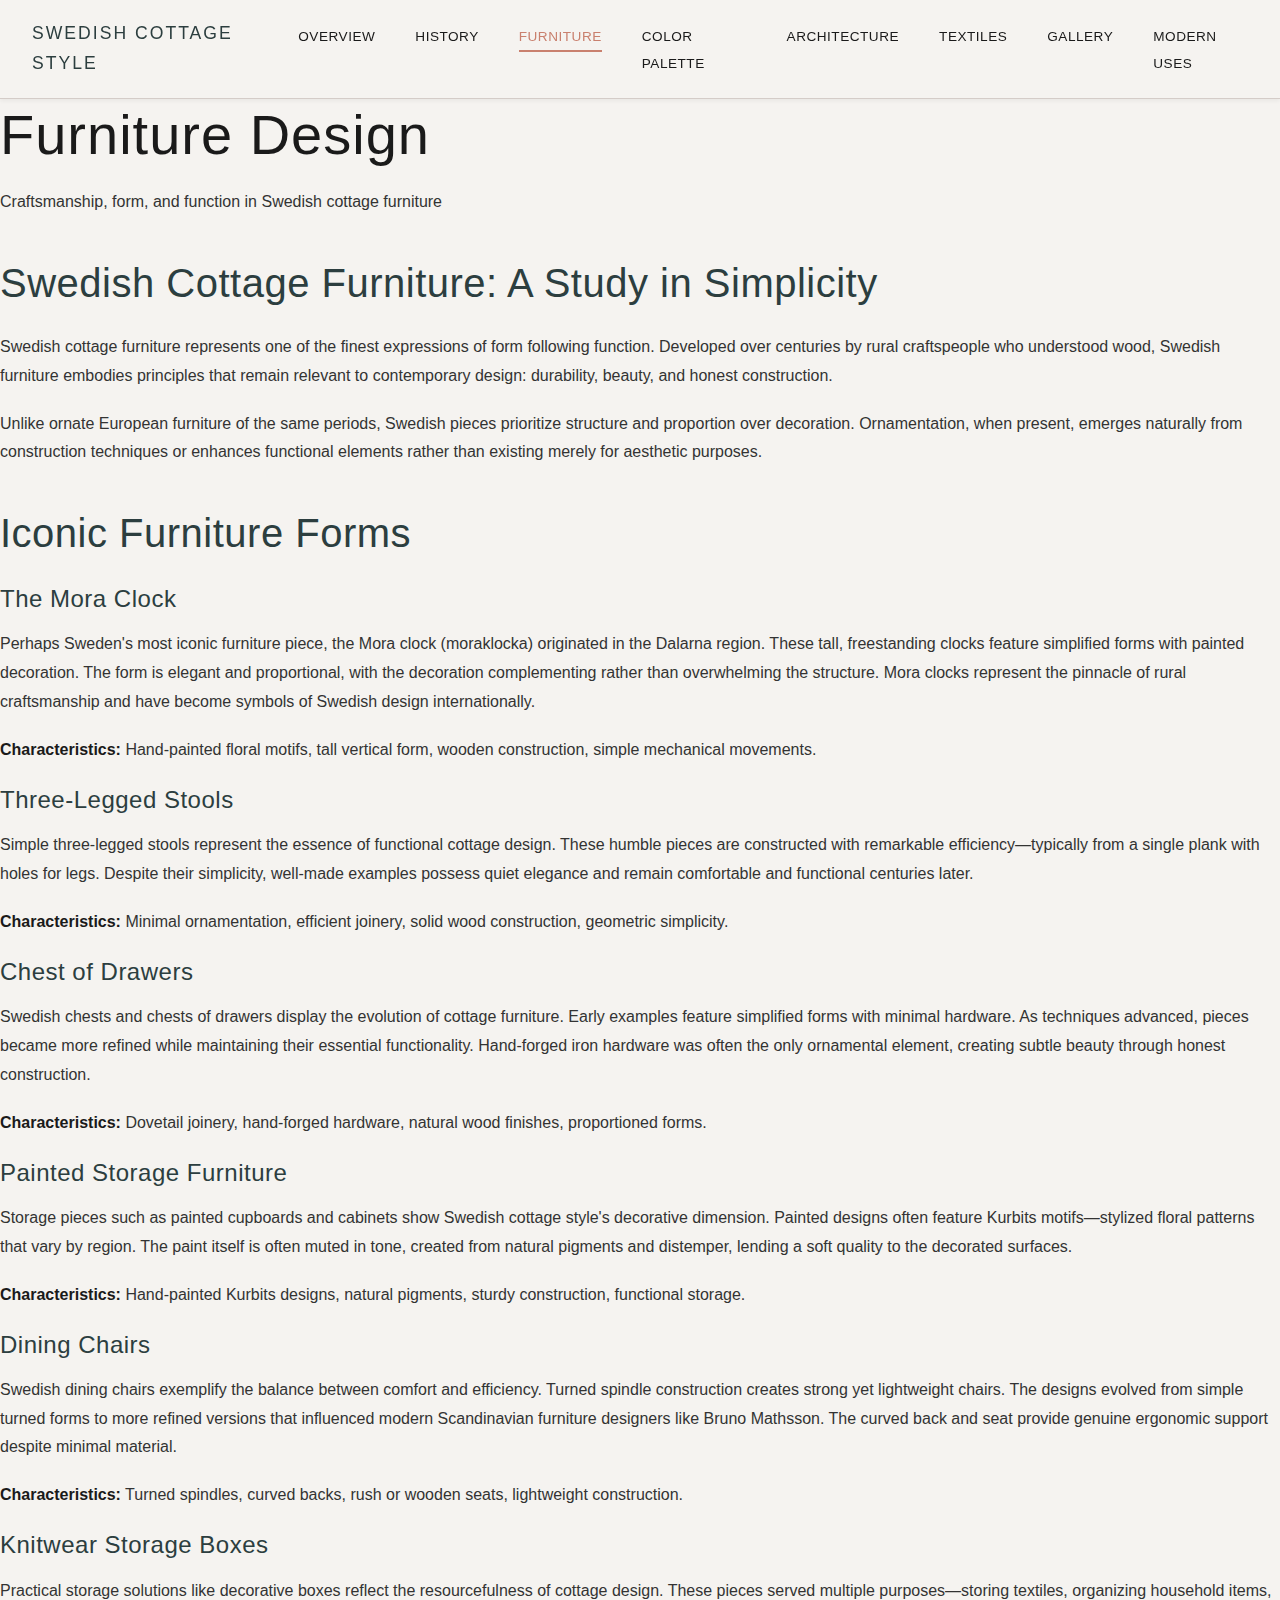
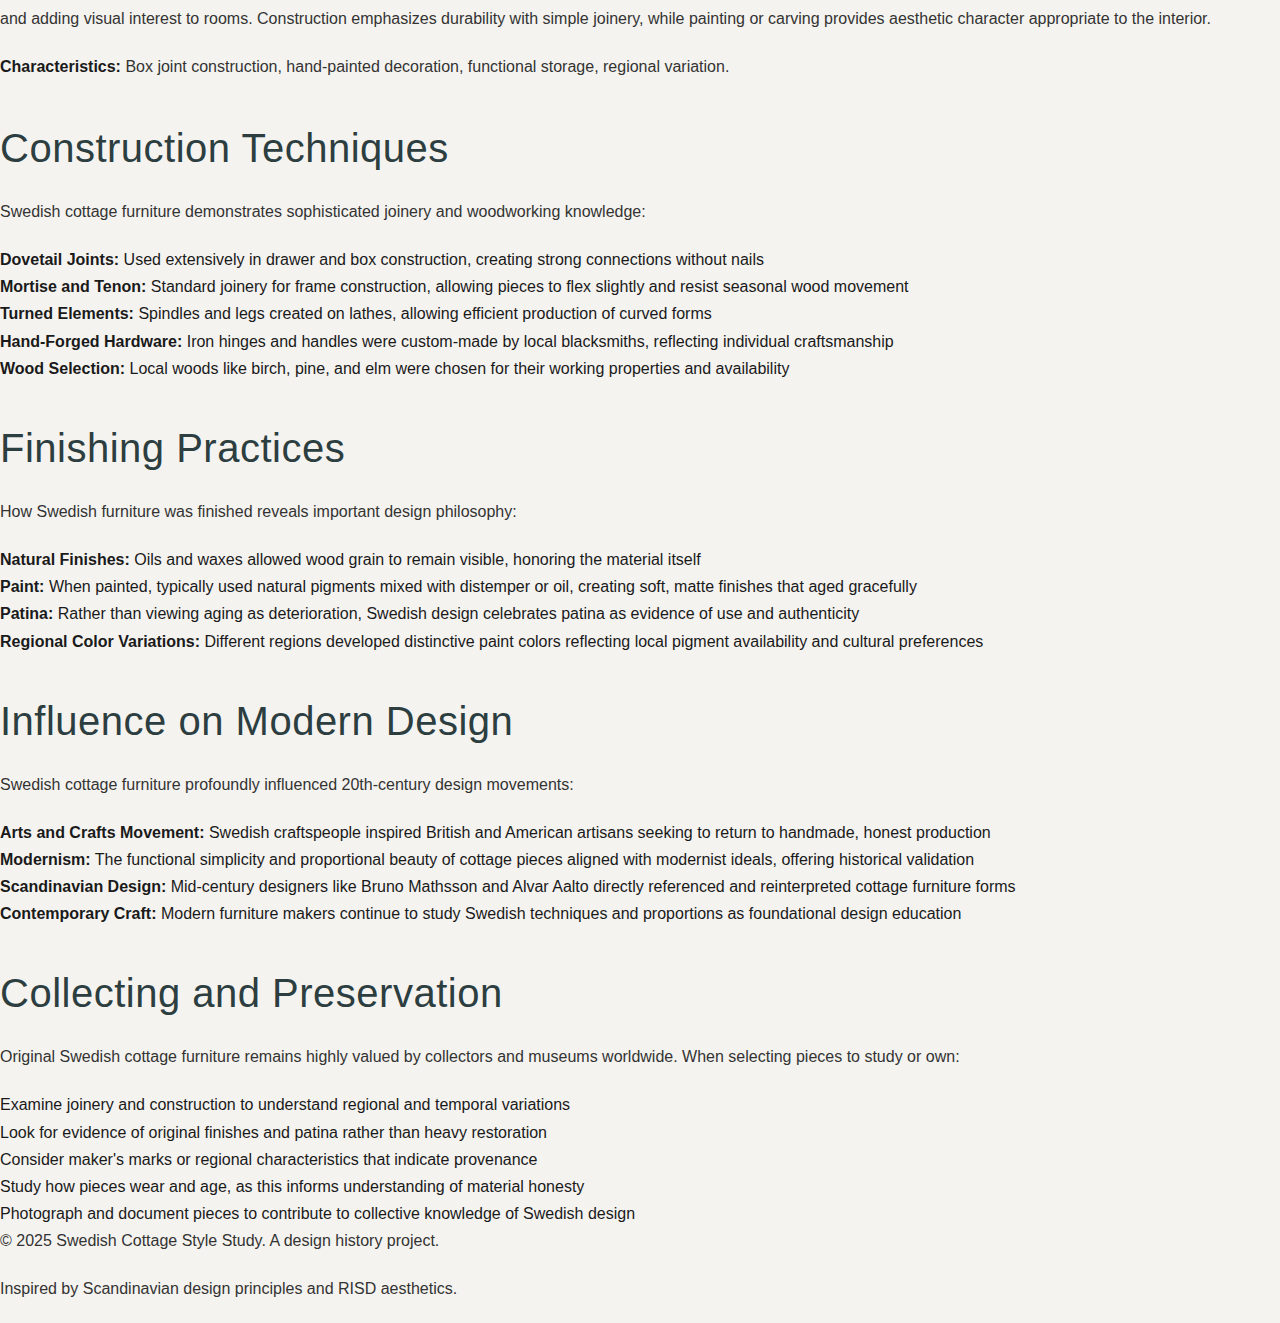
<file: swedish-style-hist/examples-furniture.html>
<!DOCTYPE html>
<html lang="en">
<head>
    <meta charset="UTF-8">
    <meta name="viewport" content="width=device-width, initial-scale=1.0">
    <title>Furniture Design | Swedish Cottage Style</title>
    <link rel="stylesheet" href="styles.css">
</head>
<body>
    <nav class="navbar">
        <div class="nav-container">
            <div class="logo">Swedish Cottage Style</div>
            <ul class="nav-links">
                <li><a href="index.html">Overview</a></li>
                <li><a href="history.html">History</a></li>
                <li><a href="examples-furniture.html" class="active">Furniture</a></li>
                <li><a href="examples-color.html">Color Palette</a></li>
                <li><a href="examples-architecture.html">Architecture</a></li>
                <li><a href="examples-textiles.html">Textiles</a></li>
                <li><a href="gallery.html">Gallery</a></li>
                <li><a href="modern-uses.html">Modern Uses</a></li>
            </ul>
        </div>
    </nav>

    <header class="page-header">
        <div class="container">
            <h1>Furniture Design</h1>
            <p>Craftsmanship, form, and function in Swedish cottage furniture</p>
        </div>
    </header>

    <main>
        <div class="container">
            <section class="content-section">
                <h2>Swedish Cottage Furniture: A Study in Simplicity</h2>
                <p>Swedish cottage furniture represents one of the finest expressions of form following function. Developed over centuries by rural craftspeople who understood wood, Swedish furniture embodies principles that remain relevant to contemporary design: durability, beauty, and honest construction.</p>
                <p>Unlike ornate European furniture of the same periods, Swedish pieces prioritize structure and proportion over decoration. Ornamentation, when present, emerges naturally from construction techniques or enhances functional elements rather than existing merely for aesthetic purposes.</p>
            </section>

            <section class="content-section">
                <h2>Iconic Furniture Forms</h2>
                
                <div class="examples-grid">
                    <div class="example-card">
                        <div class="example-image" style="background: linear-gradient(135deg, #9d8177 0%, #7a6354 100%);"></div>
                        <div class="example-content">
                            <h3>The Mora Clock</h3>
                            <p>Perhaps Sweden's most iconic furniture piece, the Mora clock (moraklocka) originated in the Dalarna region. These tall, freestanding clocks feature simplified forms with painted decoration. The form is elegant and proportional, with the decoration complementing rather than overwhelming the structure. Mora clocks represent the pinnacle of rural craftsmanship and have become symbols of Swedish design internationally.</p>
                            <p><strong>Characteristics:</strong> Hand-painted floral motifs, tall vertical form, wooden construction, simple mechanical movements.</p>
                        </div>
                    </div>

                    <div class="example-card">
                        <div class="example-image" style="background: linear-gradient(135deg, #c4a573 0%, #a0855a 100%);"></div>
                        <div class="example-content">
                            <h3>Three-Legged Stools</h3>
                            <p>Simple three-legged stools represent the essence of functional cottage design. These humble pieces are constructed with remarkable efficiency—typically from a single plank with holes for legs. Despite their simplicity, well-made examples possess quiet elegance and remain comfortable and functional centuries later.</p>
                            <p><strong>Characteristics:</strong> Minimal ornamentation, efficient joinery, solid wood construction, geometric simplicity.</p>
                        </div>
                    </div>

                    <div class="example-card">
                        <div class="example-image" style="background: linear-gradient(135deg, #8b7f76 0%, #6b5f56 100%);"></div>
                        <div class="example-content">
                            <h3>Chest of Drawers</h3>
                            <p>Swedish chests and chests of drawers display the evolution of cottage furniture. Early examples feature simplified forms with minimal hardware. As techniques advanced, pieces became more refined while maintaining their essential functionality. Hand-forged iron hardware was often the only ornamental element, creating subtle beauty through honest construction.</p>
                            <p><strong>Characteristics:</strong> Dovetail joinery, hand-forged hardware, natural wood finishes, proportioned forms.</p>
                        </div>
                    </div>

                    <div class="example-card">
                        <div class="example-image" style="background: linear-gradient(135deg, #b4a89f 0%, #9a8d84 100%);"></div>
                        <div class="example-content">
                            <h3>Painted Storage Furniture</h3>
                            <p>Storage pieces such as painted cupboards and cabinets show Swedish cottage style's decorative dimension. Painted designs often feature Kurbits motifs—stylized floral patterns that vary by region. The paint itself is often muted in tone, created from natural pigments and distemper, lending a soft quality to the decorated surfaces.</p>
                            <p><strong>Characteristics:</strong> Hand-painted Kurbits designs, natural pigments, sturdy construction, functional storage.</p>
                        </div>
                    </div>

                    <div class="example-card">
                        <div class="example-image" style="background: linear-gradient(135deg, #d4a895 0%, #b08972 100%);"></div>
                        <div class="example-content">
                            <h3>Dining Chairs</h3>
                            <p>Swedish dining chairs exemplify the balance between comfort and efficiency. Turned spindle construction creates strong yet lightweight chairs. The designs evolved from simple turned forms to more refined versions that influenced modern Scandinavian furniture designers like Bruno Mathsson. The curved back and seat provide genuine ergonomic support despite minimal material.</p>
                            <p><strong>Characteristics:</strong> Turned spindles, curved backs, rush or wooden seats, lightweight construction.</p>
                        </div>
                    </div>

                    <div class="example-card">
                        <div class="example-image" style="background: linear-gradient(135deg, #7a9b8e 0%, #5a7a6d 100%);"></div>
                        <div class="example-content">
                            <h3>Knitwear Storage Boxes</h3>
                            <p>Practical storage solutions like decorative boxes reflect the resourcefulness of cottage design. These pieces served multiple purposes—storing textiles, organizing household items, and adding visual interest to rooms. Construction emphasizes durability with simple joinery, while painting or carving provides aesthetic character appropriate to the interior.</p>
                            <p><strong>Characteristics:</strong> Box joint construction, hand-painted decoration, functional storage, regional variation.</p>
                        </div>
                    </div>
                </div>
            </section>

            <section class="content-section">
                <h2>Construction Techniques</h2>
                <p>Swedish cottage furniture demonstrates sophisticated joinery and woodworking knowledge:</p>
                <ul>
                    <li><strong>Dovetail Joints:</strong> Used extensively in drawer and box construction, creating strong connections without nails</li>
                    <li><strong>Mortise and Tenon:</strong> Standard joinery for frame construction, allowing pieces to flex slightly and resist seasonal wood movement</li>
                    <li><strong>Turned Elements:</strong> Spindles and legs created on lathes, allowing efficient production of curved forms</li>
                    <li><strong>Hand-Forged Hardware:</strong> Iron hinges and handles were custom-made by local blacksmiths, reflecting individual craftsmanship</li>
                    <li><strong>Wood Selection:</strong> Local woods like birch, pine, and elm were chosen for their working properties and availability</li>
                </ul>
            </section>

            <section class="content-section">
                <h2>Finishing Practices</h2>
                <p>How Swedish furniture was finished reveals important design philosophy:</p>
                <ul>
                    <li><strong>Natural Finishes:</strong> Oils and waxes allowed wood grain to remain visible, honoring the material itself</li>
                    <li><strong>Paint:</strong> When painted, typically used natural pigments mixed with distemper or oil, creating soft, matte finishes that aged gracefully</li>
                    <li><strong>Patina:</strong> Rather than viewing aging as deterioration, Swedish design celebrates patina as evidence of use and authenticity</li>
                    <li><strong>Regional Color Variations:</strong> Different regions developed distinctive paint colors reflecting local pigment availability and cultural preferences</li>
                </ul>
            </section>

            <section class="content-section">
                <h2>Influence on Modern Design</h2>
                <p>Swedish cottage furniture profoundly influenced 20th-century design movements:</p>
                <ul>
                    <li><strong>Arts and Crafts Movement:</strong> Swedish craftspeople inspired British and American artisans seeking to return to handmade, honest production</li>
                    <li><strong>Modernism:</strong> The functional simplicity and proportional beauty of cottage pieces aligned with modernist ideals, offering historical validation</li>
                    <li><strong>Scandinavian Design:</strong> Mid-century designers like Bruno Mathsson and Alvar Aalto directly referenced and reinterpreted cottage furniture forms</li>
                    <li><strong>Contemporary Craft:</strong> Modern furniture makers continue to study Swedish techniques and proportions as foundational design education</li>
                </ul>
            </section>

            <section class="content-section">
                <h2>Collecting and Preservation</h2>
                <p>Original Swedish cottage furniture remains highly valued by collectors and museums worldwide. When selecting pieces to study or own:</p>
                <ul>
                    <li>Examine joinery and construction to understand regional and temporal variations</li>
                    <li>Look for evidence of original finishes and patina rather than heavy restoration</li>
                    <li>Consider maker's marks or regional characteristics that indicate provenance</li>
                    <li>Study how pieces wear and age, as this informs understanding of material honesty</li>
                    <li>Photograph and document pieces to contribute to collective knowledge of Swedish design</li>
                </ul>
            </section>
        </div>
    </main>

    <footer>
        <div class="container">
            <p>&copy; 2025 Swedish Cottage Style Study. A design history project.</p>
            <p>Inspired by Scandinavian design principles and RISD aesthetics.</p>
        </div>
    </footer>
</body>
</html>
</file>
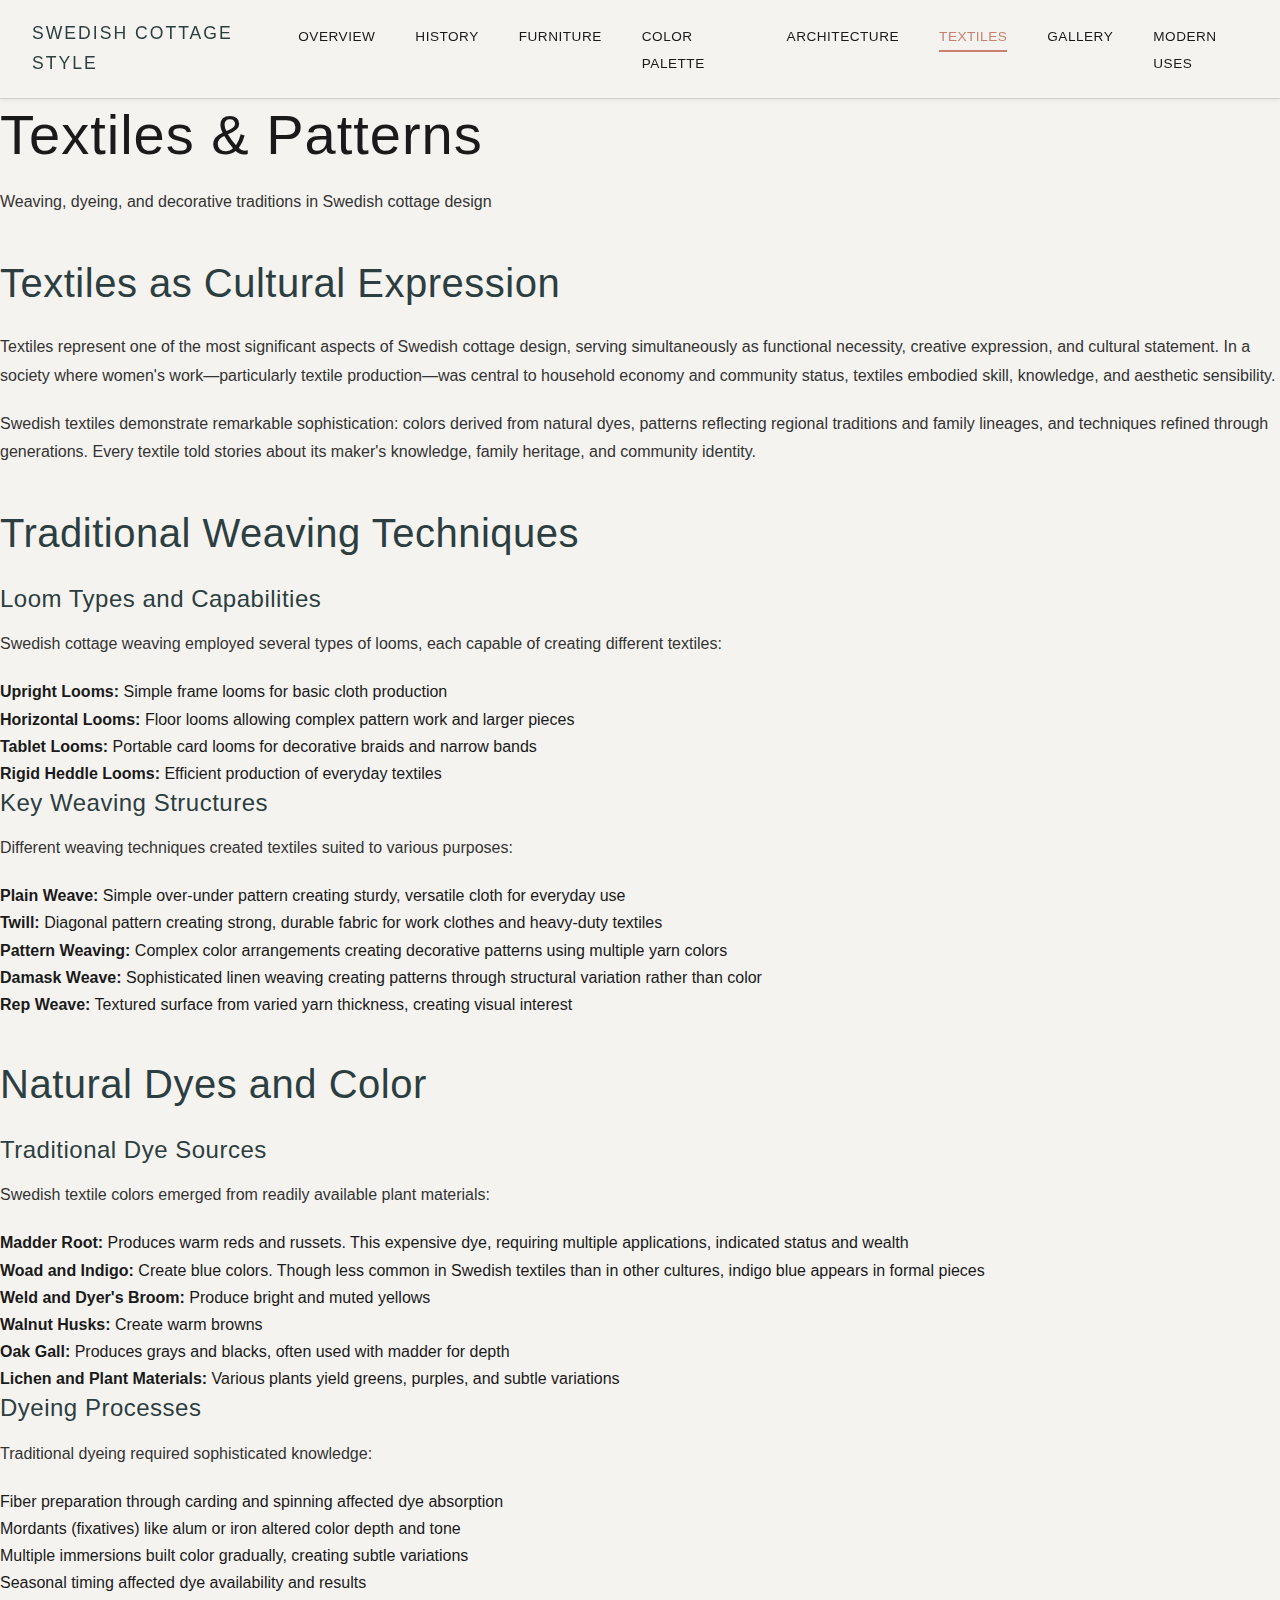
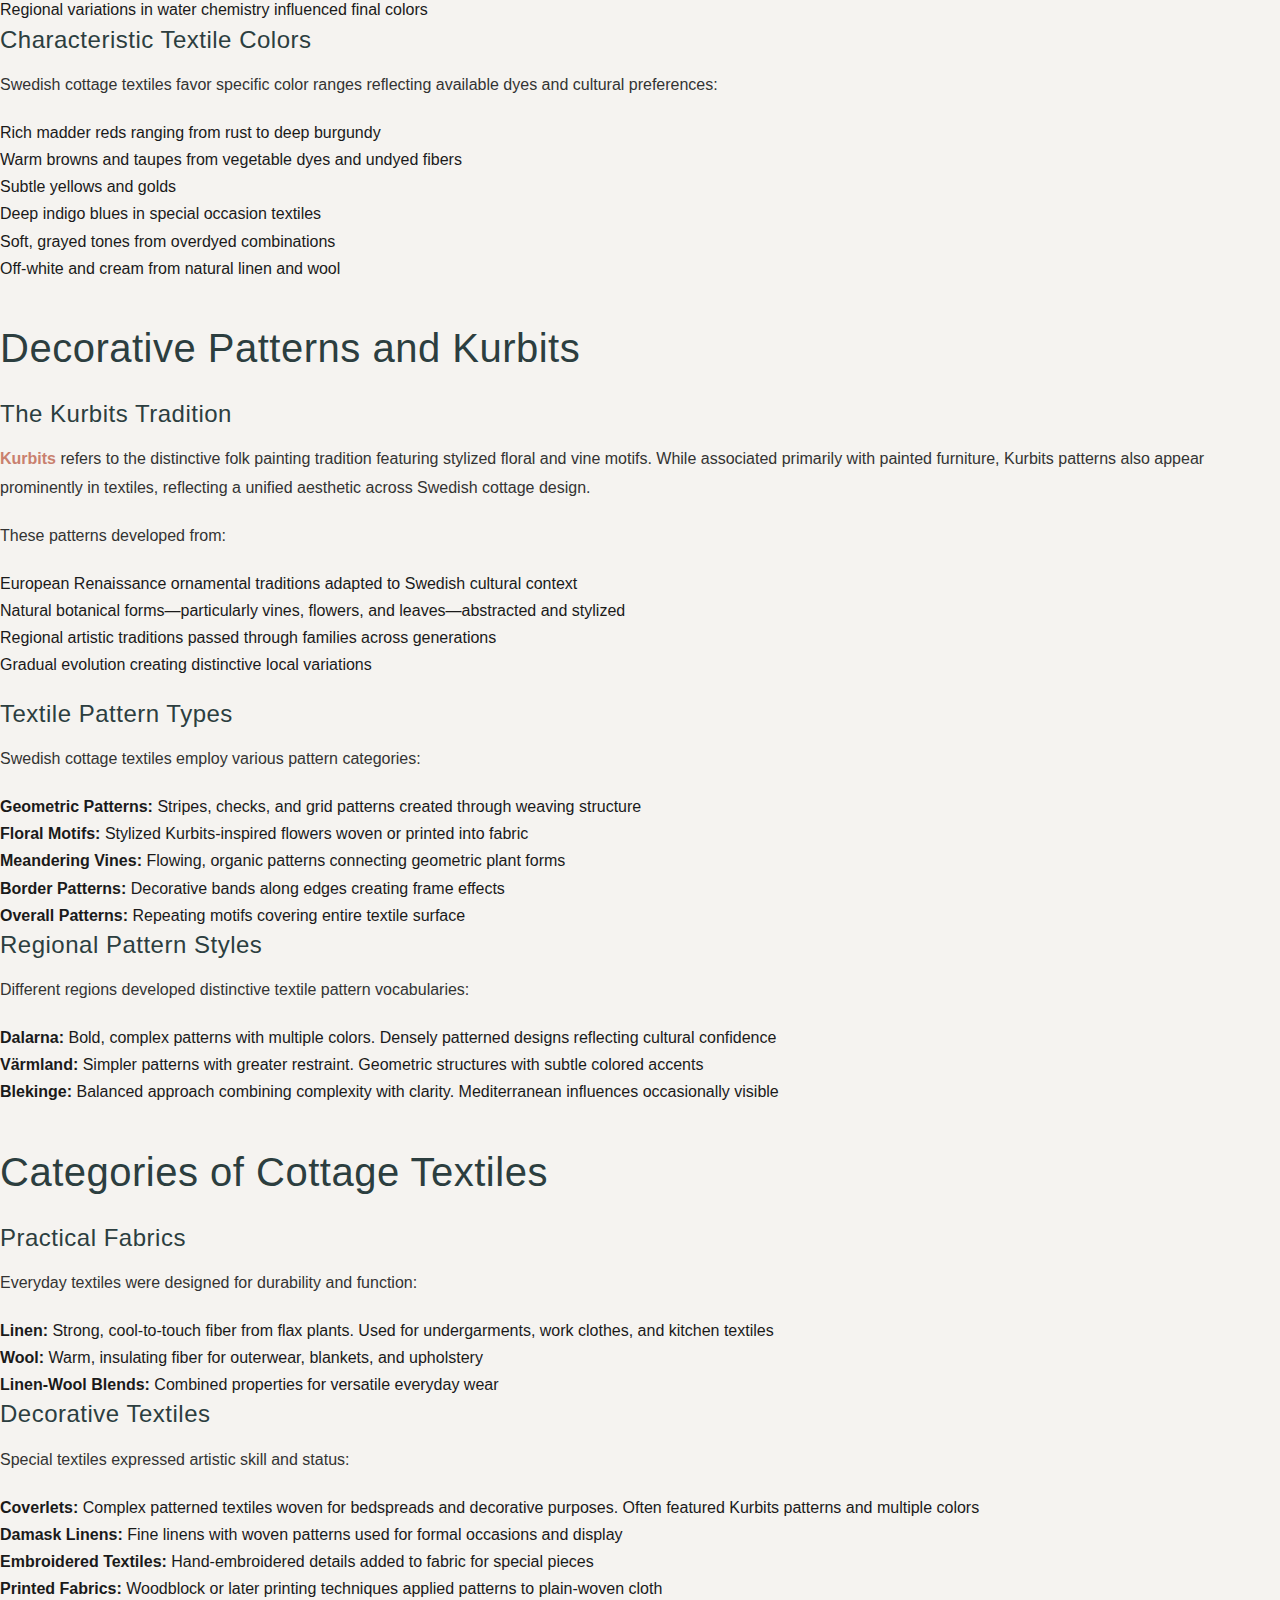
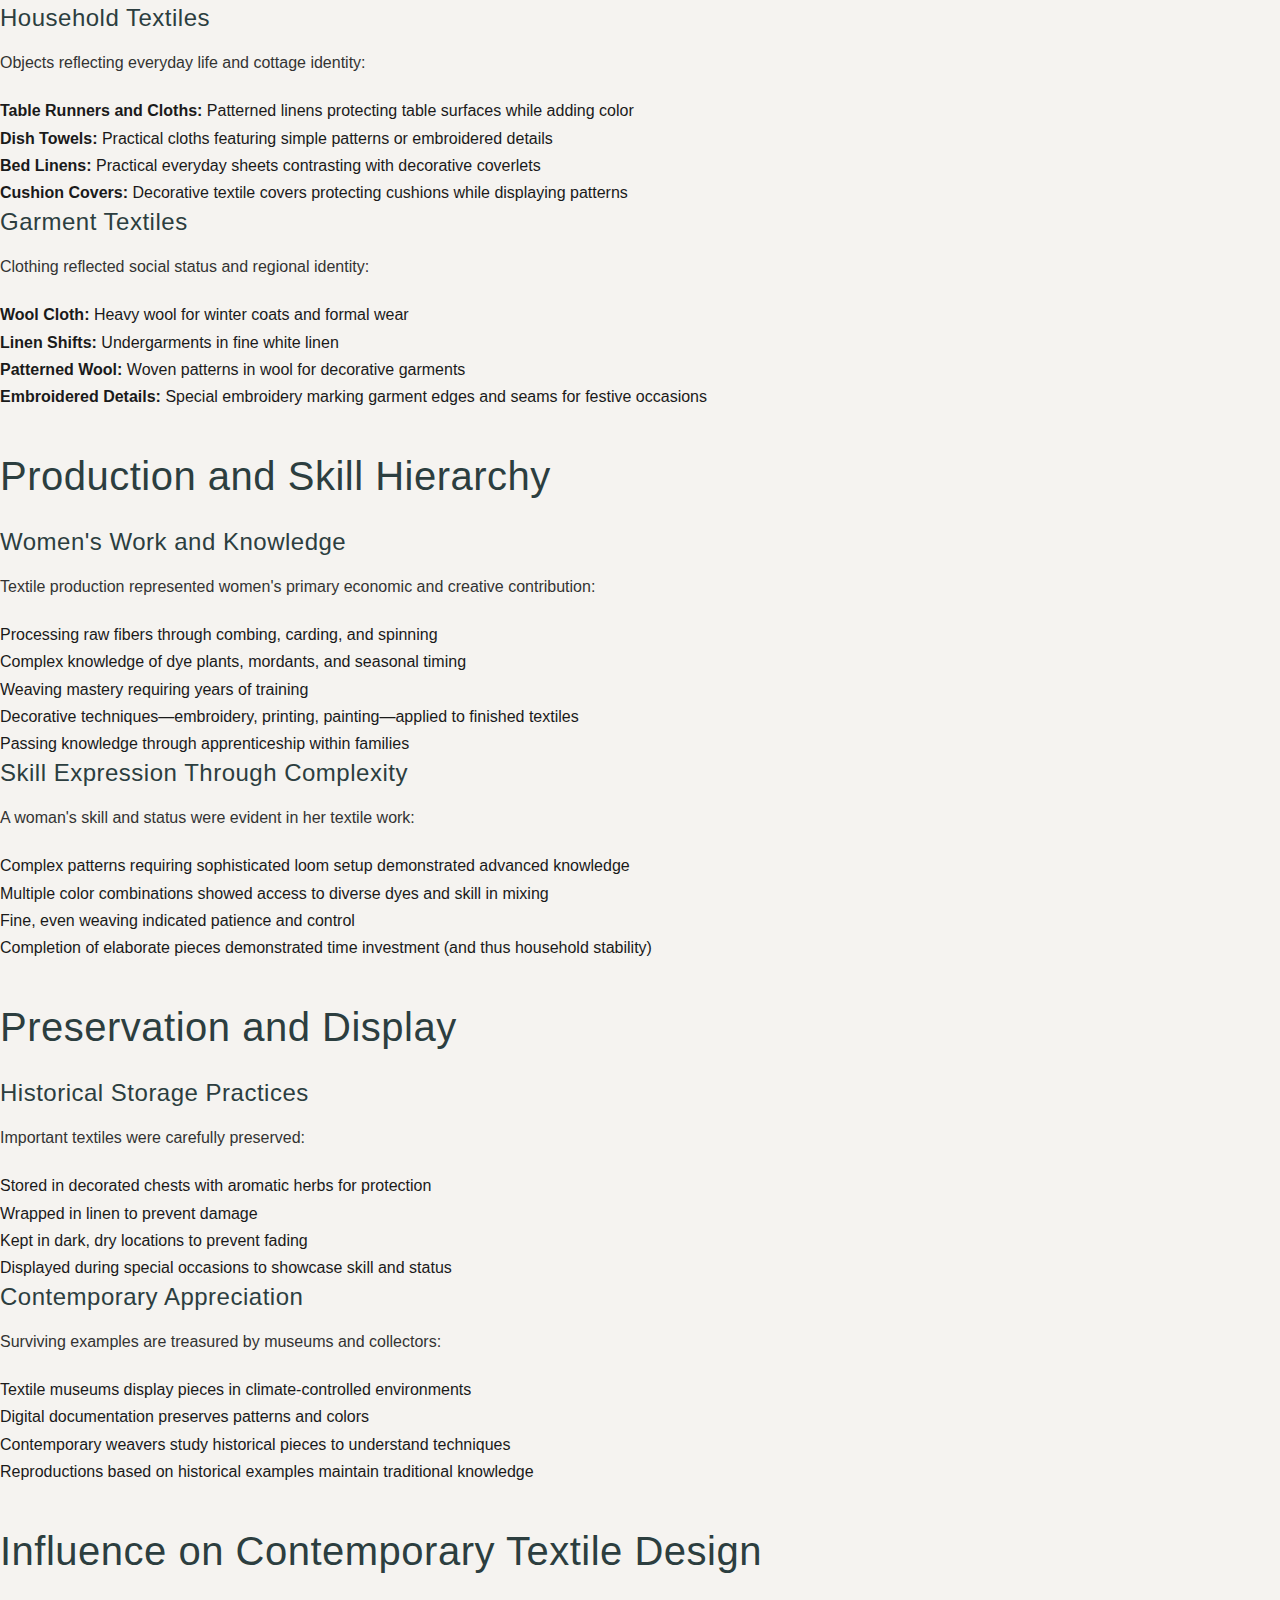
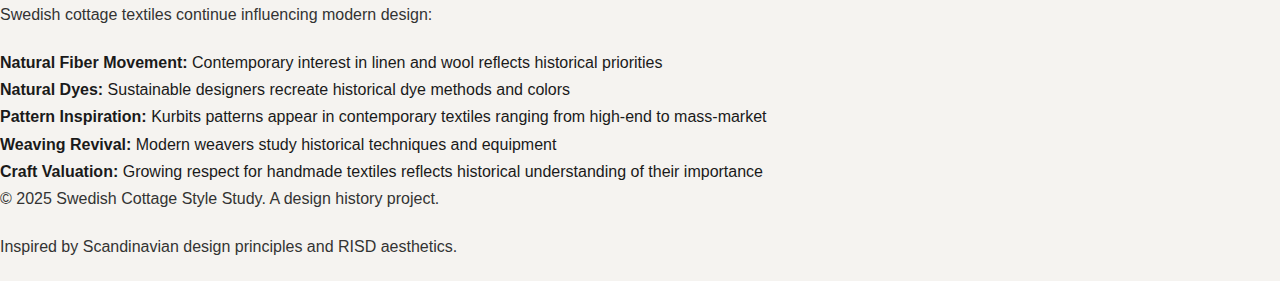
<file: swedish-style-hist/examples-textiles.html>
<!DOCTYPE html>
<html lang="en">
<head>
    <meta charset="UTF-8">
    <meta name="viewport" content="width=device-width, initial-scale=1.0">
    <title>Textiles & Patterns | Swedish Cottage Style</title>
    <link rel="stylesheet" href="styles.css">
</head>
<body>
    <nav class="navbar">
        <div class="nav-container">
            <div class="logo">Swedish Cottage Style</div>
            <ul class="nav-links">
                <li><a href="index.html">Overview</a></li>
                <li><a href="history.html">History</a></li>
                <li><a href="examples-furniture.html">Furniture</a></li>
                <li><a href="examples-color.html">Color Palette</a></li>
                <li><a href="examples-architecture.html">Architecture</a></li>
                <li><a href="examples-textiles.html" class="active">Textiles</a></li>
                <li><a href="gallery.html">Gallery</a></li>
                <li><a href="modern-uses.html">Modern Uses</a></li>
            </ul>
        </div>
    </nav>

    <header class="page-header">
        <div class="container">
            <h1>Textiles & Patterns</h1>
            <p>Weaving, dyeing, and decorative traditions in Swedish cottage design</p>
        </div>
    </header>

    <main>
        <div class="container">
            <section class="content-section">
                <h2>Textiles as Cultural Expression</h2>
                <p>Textiles represent one of the most significant aspects of Swedish cottage design, serving simultaneously as functional necessity, creative expression, and cultural statement. In a society where women's work—particularly textile production—was central to household economy and community status, textiles embodied skill, knowledge, and aesthetic sensibility.</p>
                <p>Swedish textiles demonstrate remarkable sophistication: colors derived from natural dyes, patterns reflecting regional traditions and family lineages, and techniques refined through generations. Every textile told stories about its maker's knowledge, family heritage, and community identity.</p>
            </section>

            <section class="content-section">
                <h2>Traditional Weaving Techniques</h2>

                <h3>Loom Types and Capabilities</h3>
                <p>Swedish cottage weaving employed several types of looms, each capable of creating different textiles:</p>
                <ul>
                    <li><strong>Upright Looms:</strong> Simple frame looms for basic cloth production</li>
                    <li><strong>Horizontal Looms:</strong> Floor looms allowing complex pattern work and larger pieces</li>
                    <li><strong>Tablet Looms:</strong> Portable card looms for decorative braids and narrow bands</li>
                    <li><strong>Rigid Heddle Looms:</strong> Efficient production of everyday textiles</li>
                </ul>

                <h3>Key Weaving Structures</h3>
                <p>Different weaving techniques created textiles suited to various purposes:</p>
                <ul>
                    <li><strong>Plain Weave:</strong> Simple over-under pattern creating sturdy, versatile cloth for everyday use</li>
                    <li><strong>Twill:</strong> Diagonal pattern creating strong, durable fabric for work clothes and heavy-duty textiles</li>
                    <li><strong>Pattern Weaving:</strong> Complex color arrangements creating decorative patterns using multiple yarn colors</li>
                    <li><strong>Damask Weave:</strong> Sophisticated linen weaving creating patterns through structural variation rather than color</li>
                    <li><strong>Rep Weave:</strong> Textured surface from varied yarn thickness, creating visual interest</li>
                </ul>
            </section>

            <section class="content-section">
                <h2>Natural Dyes and Color</h2>

                <h3>Traditional Dye Sources</h3>
                <p>Swedish textile colors emerged from readily available plant materials:</p>
                <ul>
                    <li><strong>Madder Root:</strong> Produces warm reds and russets. This expensive dye, requiring multiple applications, indicated status and wealth</li>
                    <li><strong>Woad and Indigo:</strong> Create blue colors. Though less common in Swedish textiles than in other cultures, indigo blue appears in formal pieces</li>
                    <li><strong>Weld and Dyer's Broom:</strong> Produce bright and muted yellows</li>
                    <li><strong>Walnut Husks:</strong> Create warm browns</li>
                    <li><strong>Oak Gall:</strong> Produces grays and blacks, often used with madder for depth</li>
                    <li><strong>Lichen and Plant Materials:</strong> Various plants yield greens, purples, and subtle variations</li>
                </ul>

                <h3>Dyeing Processes</h3>
                <p>Traditional dyeing required sophisticated knowledge:</p>
                <ul>
                    <li>Fiber preparation through carding and spinning affected dye absorption</li>
                    <li>Mordants (fixatives) like alum or iron altered color depth and tone</li>
                    <li>Multiple immersions built color gradually, creating subtle variations</li>
                    <li>Seasonal timing affected dye availability and results</li>
                    <li>Regional variations in water chemistry influenced final colors</li>
                </ul>

                <h3>Characteristic Textile Colors</h3>
                <p>Swedish cottage textiles favor specific color ranges reflecting available dyes and cultural preferences:</p>
                <ul>
                    <li>Rich madder reds ranging from rust to deep burgundy</li>
                    <li>Warm browns and taupes from vegetable dyes and undyed fibers</li>
                    <li>Subtle yellows and golds</li>
                    <li>Deep indigo blues in special occasion textiles</li>
                    <li>Soft, grayed tones from overdyed combinations</li>
                    <li>Off-white and cream from natural linen and wool</li>
                </ul>
            </section>

            <section class="content-section">
                <h2>Decorative Patterns and Kurbits</h2>

                <h3>The Kurbits Tradition</h3>
                <p><span class="highlight">Kurbits</span> refers to the distinctive folk painting tradition featuring stylized floral and vine motifs. While associated primarily with painted furniture, Kurbits patterns also appear prominently in textiles, reflecting a unified aesthetic across Swedish cottage design.</p>
                <p>These patterns developed from:
                    <ul>
                        <li>European Renaissance ornamental traditions adapted to Swedish cultural context</li>
                        <li>Natural botanical forms—particularly vines, flowers, and leaves—abstracted and stylized</li>
                        <li>Regional artistic traditions passed through families across generations</li>
                        <li>Gradual evolution creating distinctive local variations</li>
                    </ul>
                </p>

                <h3>Textile Pattern Types</h3>
                <p>Swedish cottage textiles employ various pattern categories:</p>
                <ul>
                    <li><strong>Geometric Patterns:</strong> Stripes, checks, and grid patterns created through weaving structure</li>
                    <li><strong>Floral Motifs:</strong> Stylized Kurbits-inspired flowers woven or printed into fabric</li>
                    <li><strong>Meandering Vines:</strong> Flowing, organic patterns connecting geometric plant forms</li>
                    <li><strong>Border Patterns:</strong> Decorative bands along edges creating frame effects</li>
                    <li><strong>Overall Patterns:</strong> Repeating motifs covering entire textile surface</li>
                </ul>

                <h3>Regional Pattern Styles</h3>
                <p>Different regions developed distinctive textile pattern vocabularies:</p>
                <ul>
                    <li><strong>Dalarna:</strong> Bold, complex patterns with multiple colors. Densely patterned designs reflecting cultural confidence</li>
                    <li><strong>Värmland:</strong> Simpler patterns with greater restraint. Geometric structures with subtle colored accents</li>
                    <li><strong>Blekinge:</strong> Balanced approach combining complexity with clarity. Mediterranean influences occasionally visible</li>
                </ul>
            </section>

            <section class="content-section">
                <h2>Categories of Cottage Textiles</h2>

                <h3>Practical Fabrics</h3>
                <p>Everyday textiles were designed for durability and function:</p>
                <ul>
                    <li><strong>Linen:</strong> Strong, cool-to-touch fiber from flax plants. Used for undergarments, work clothes, and kitchen textiles</li>
                    <li><strong>Wool:</strong> Warm, insulating fiber for outerwear, blankets, and upholstery</li>
                    <li><strong>Linen-Wool Blends:</strong> Combined properties for versatile everyday wear</li>
                </ul>

                <h3>Decorative Textiles</h3>
                <p>Special textiles expressed artistic skill and status:</p>
                <ul>
                    <li><strong>Coverlets:</strong> Complex patterned textiles woven for bedspreads and decorative purposes. Often featured Kurbits patterns and multiple colors</li>
                    <li><strong>Damask Linens:</strong> Fine linens with woven patterns used for formal occasions and display</li>
                    <li><strong>Embroidered Textiles:</strong> Hand-embroidered details added to fabric for special pieces</li>
                    <li><strong>Printed Fabrics:</strong> Woodblock or later printing techniques applied patterns to plain-woven cloth</li>
                </ul>

                <h3>Household Textiles</h3>
                <p>Objects reflecting everyday life and cottage identity:</p>
                <ul>
                    <li><strong>Table Runners and Cloths:</strong> Patterned linens protecting table surfaces while adding color</li>
                    <li><strong>Dish Towels:</strong> Practical cloths featuring simple patterns or embroidered details</li>
                    <li><strong>Bed Linens:</strong> Practical everyday sheets contrasting with decorative coverlets</li>
                    <li><strong>Cushion Covers:</strong> Decorative textile covers protecting cushions while displaying patterns</li>
                </ul>

                <h3>Garment Textiles</h3>
                <p>Clothing reflected social status and regional identity:</p>
                <ul>
                    <li><strong>Wool Cloth:</strong> Heavy wool for winter coats and formal wear</li>
                    <li><strong>Linen Shifts:</strong> Undergarments in fine white linen</li>
                    <li><strong>Patterned Wool:</strong> Woven patterns in wool for decorative garments</li>
                    <li><strong>Embroidered Details:</strong> Special embroidery marking garment edges and seams for festive occasions</li>
                </ul>
            </section>

            <section class="content-section">
                <h2>Production and Skill Hierarchy</h2>

                <h3>Women's Work and Knowledge</h3>
                <p>Textile production represented women's primary economic and creative contribution:</p>
                <ul>
                    <li>Processing raw fibers through combing, carding, and spinning</li>
                    <li>Complex knowledge of dye plants, mordants, and seasonal timing</li>
                    <li>Weaving mastery requiring years of training</li>
                    <li>Decorative techniques—embroidery, printing, painting—applied to finished textiles</li>
                    <li>Passing knowledge through apprenticeship within families</li>
                </ul>

                <h3>Skill Expression Through Complexity</h3>
                <p>A woman's skill and status were evident in her textile work:</p>
                <ul>
                    <li>Complex patterns requiring sophisticated loom setup demonstrated advanced knowledge</li>
                    <li>Multiple color combinations showed access to diverse dyes and skill in mixing</li>
                    <li>Fine, even weaving indicated patience and control</li>
                    <li>Completion of elaborate pieces demonstrated time investment (and thus household stability)</li>
                </ul>
            </section>

            <section class="content-section">
                <h2>Preservation and Display</h2>

                <h3>Historical Storage Practices</h3>
                <p>Important textiles were carefully preserved:</p>
                <ul>
                    <li>Stored in decorated chests with aromatic herbs for protection</li>
                    <li>Wrapped in linen to prevent damage</li>
                    <li>Kept in dark, dry locations to prevent fading</li>
                    <li>Displayed during special occasions to showcase skill and status</li>
                </ul>

                <h3>Contemporary Appreciation</h3>
                <p>Surviving examples are treasured by museums and collectors:</p>
                <ul>
                    <li>Textile museums display pieces in climate-controlled environments</li>
                    <li>Digital documentation preserves patterns and colors</li>
                    <li>Contemporary weavers study historical pieces to understand techniques</li>
                    <li>Reproductions based on historical examples maintain traditional knowledge</li>
                </ul>
            </section>

            <section class="content-section">
                <h2>Influence on Contemporary Textile Design</h2>
                <p>Swedish cottage textiles continue influencing modern design:</p>
                <ul>
                    <li><strong>Natural Fiber Movement:</strong> Contemporary interest in linen and wool reflects historical priorities</li>
                    <li><strong>Natural Dyes:</strong> Sustainable designers recreate historical dye methods and colors</li>
                    <li><strong>Pattern Inspiration:</strong> Kurbits patterns appear in contemporary textiles ranging from high-end to mass-market</li>
                    <li><strong>Weaving Revival:</strong> Modern weavers study historical techniques and equipment</li>
                    <li><strong>Craft Valuation:</strong> Growing respect for handmade textiles reflects historical understanding of their importance</li>
                </ul>
            </section>
        </div>
    </main>

    <footer>
        <div class="container">
            <p>&copy; 2025 Swedish Cottage Style Study. A design history project.</p>
            <p>Inspired by Scandinavian design principles and RISD aesthetics.</p>
        </div>
    </footer>
</body>
</html>
</file>
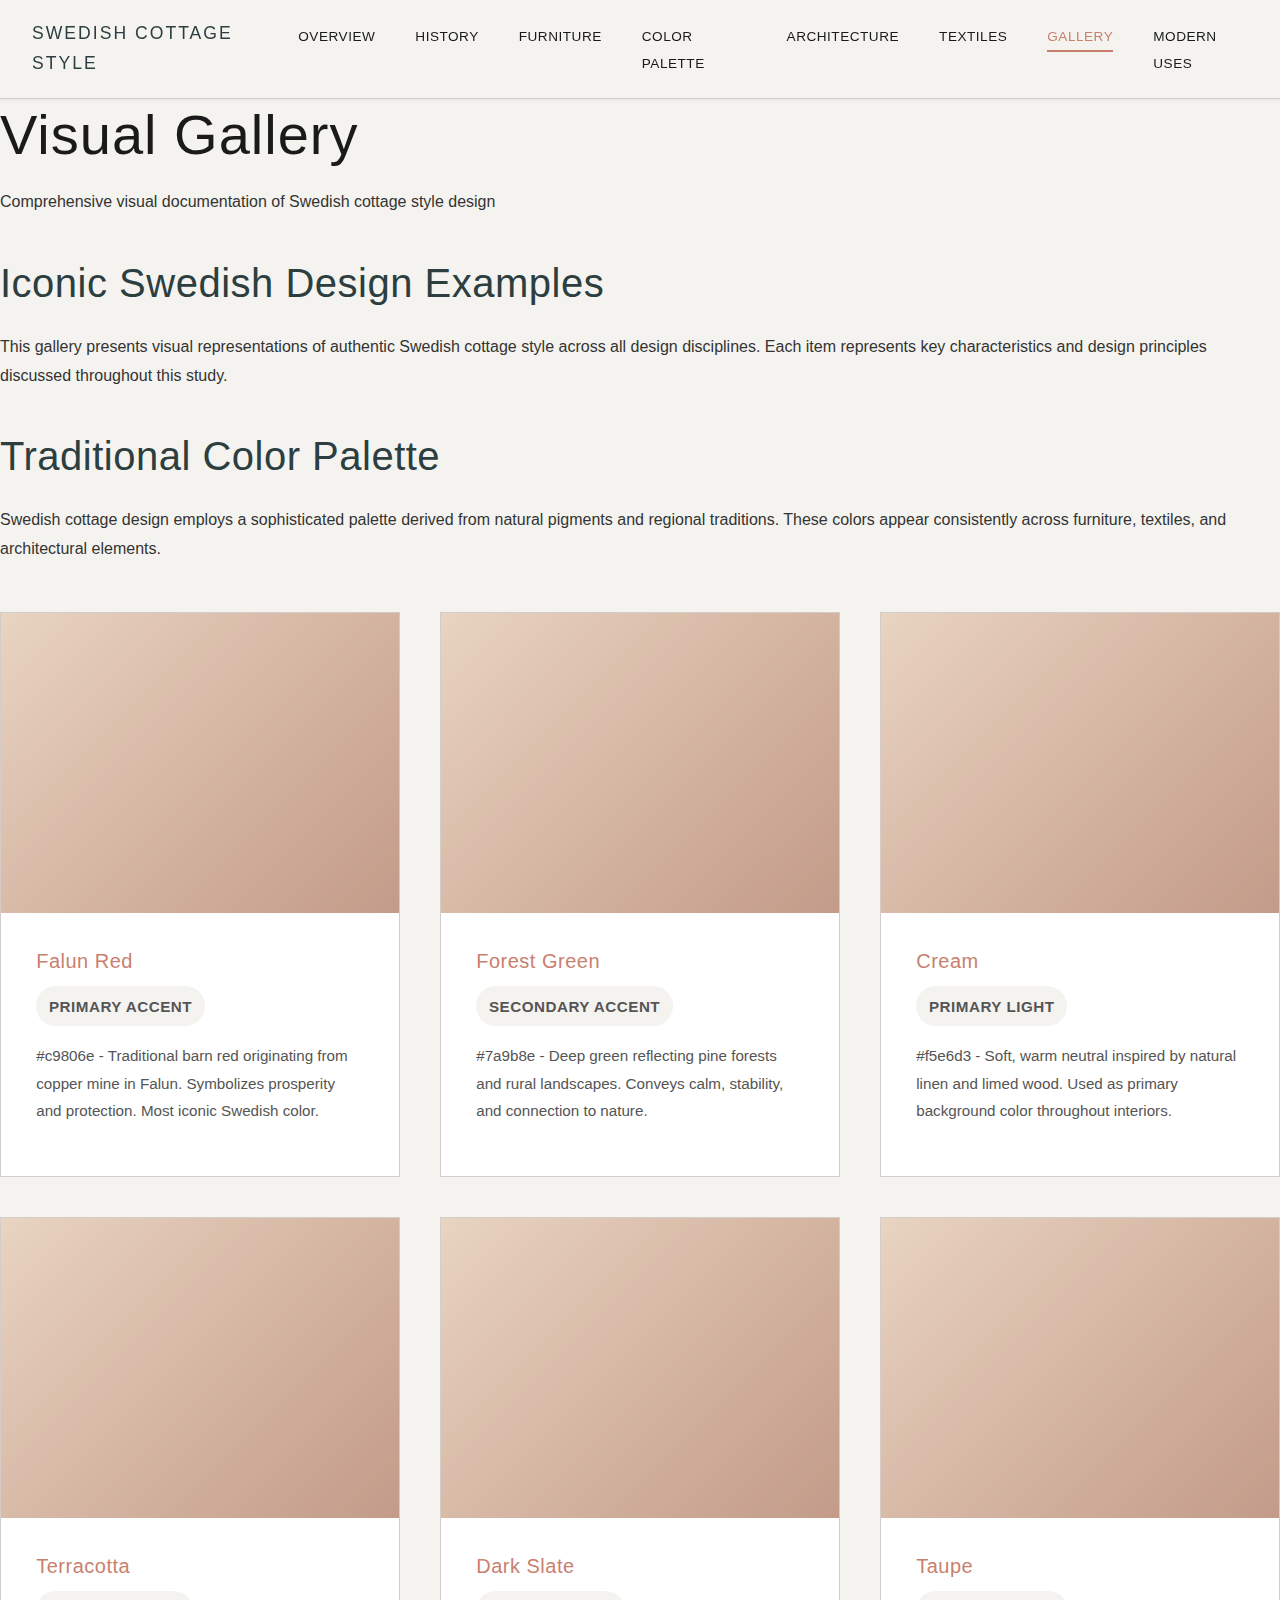
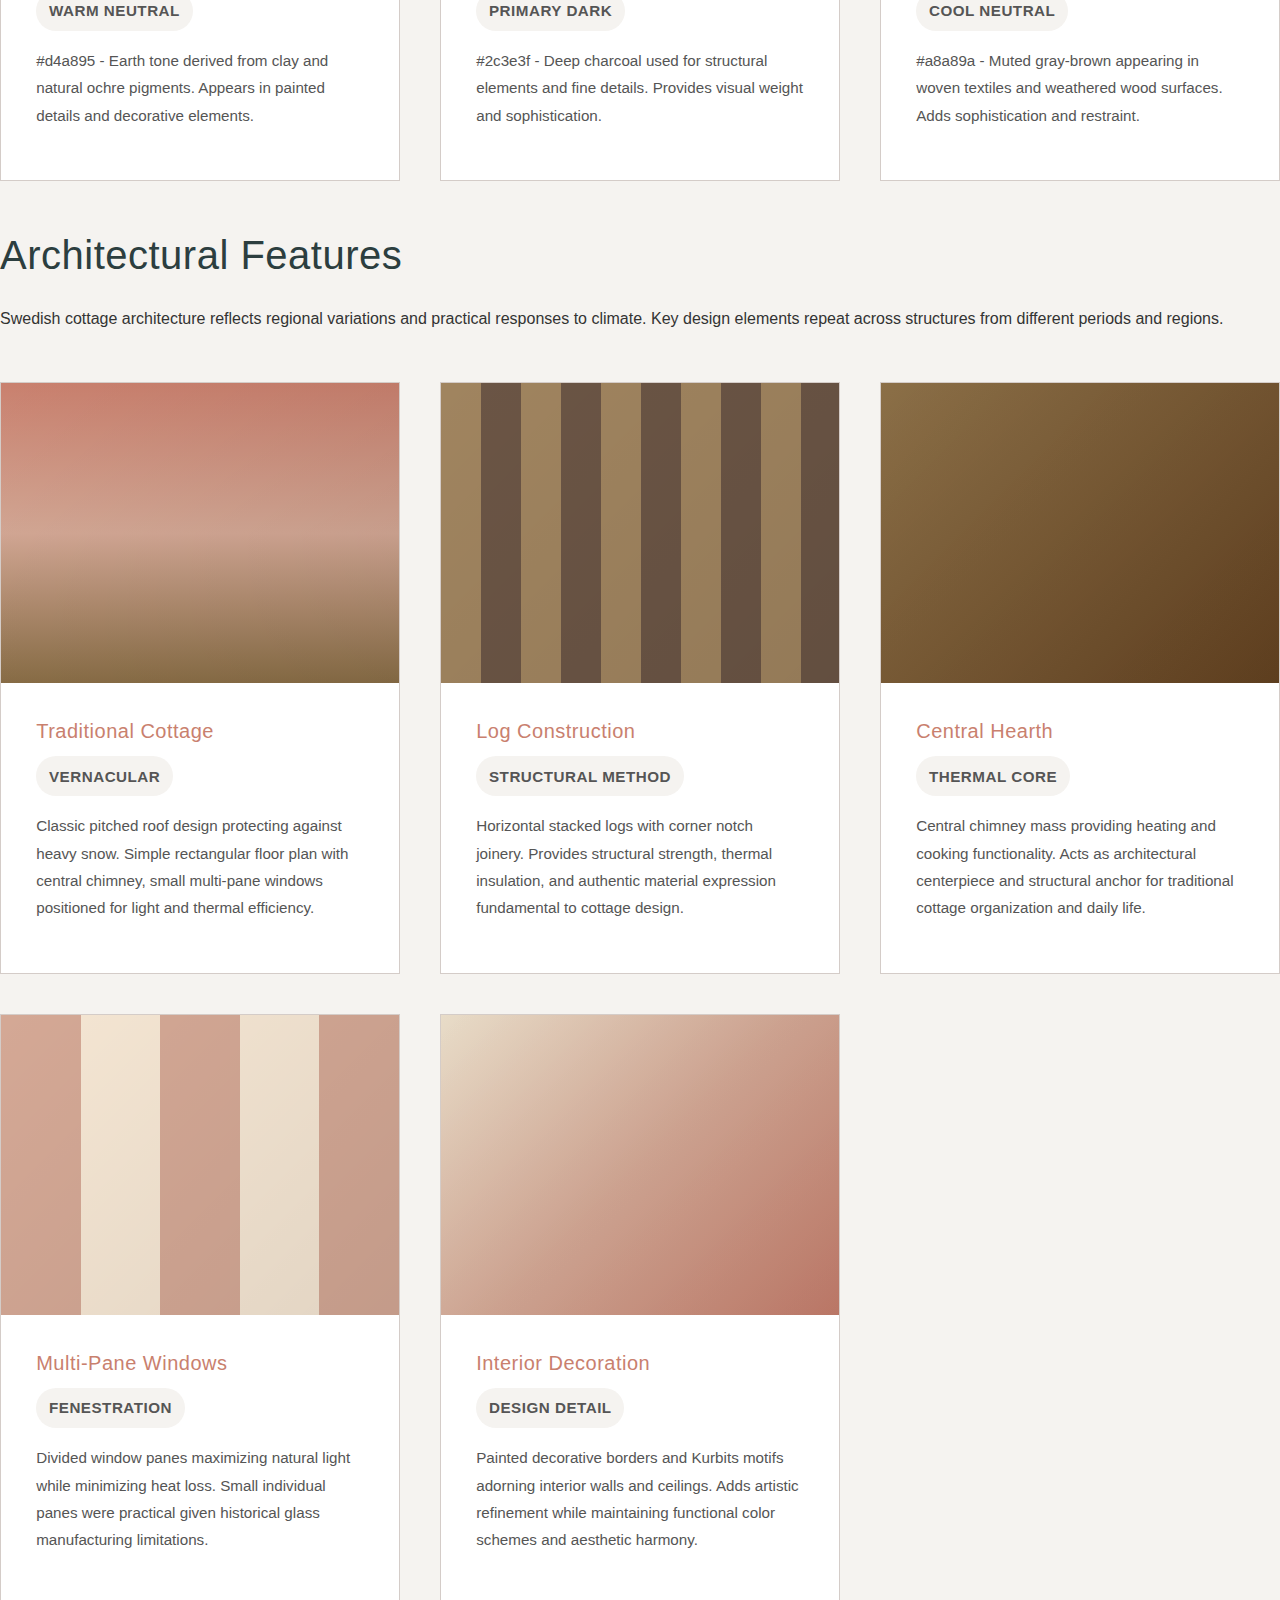
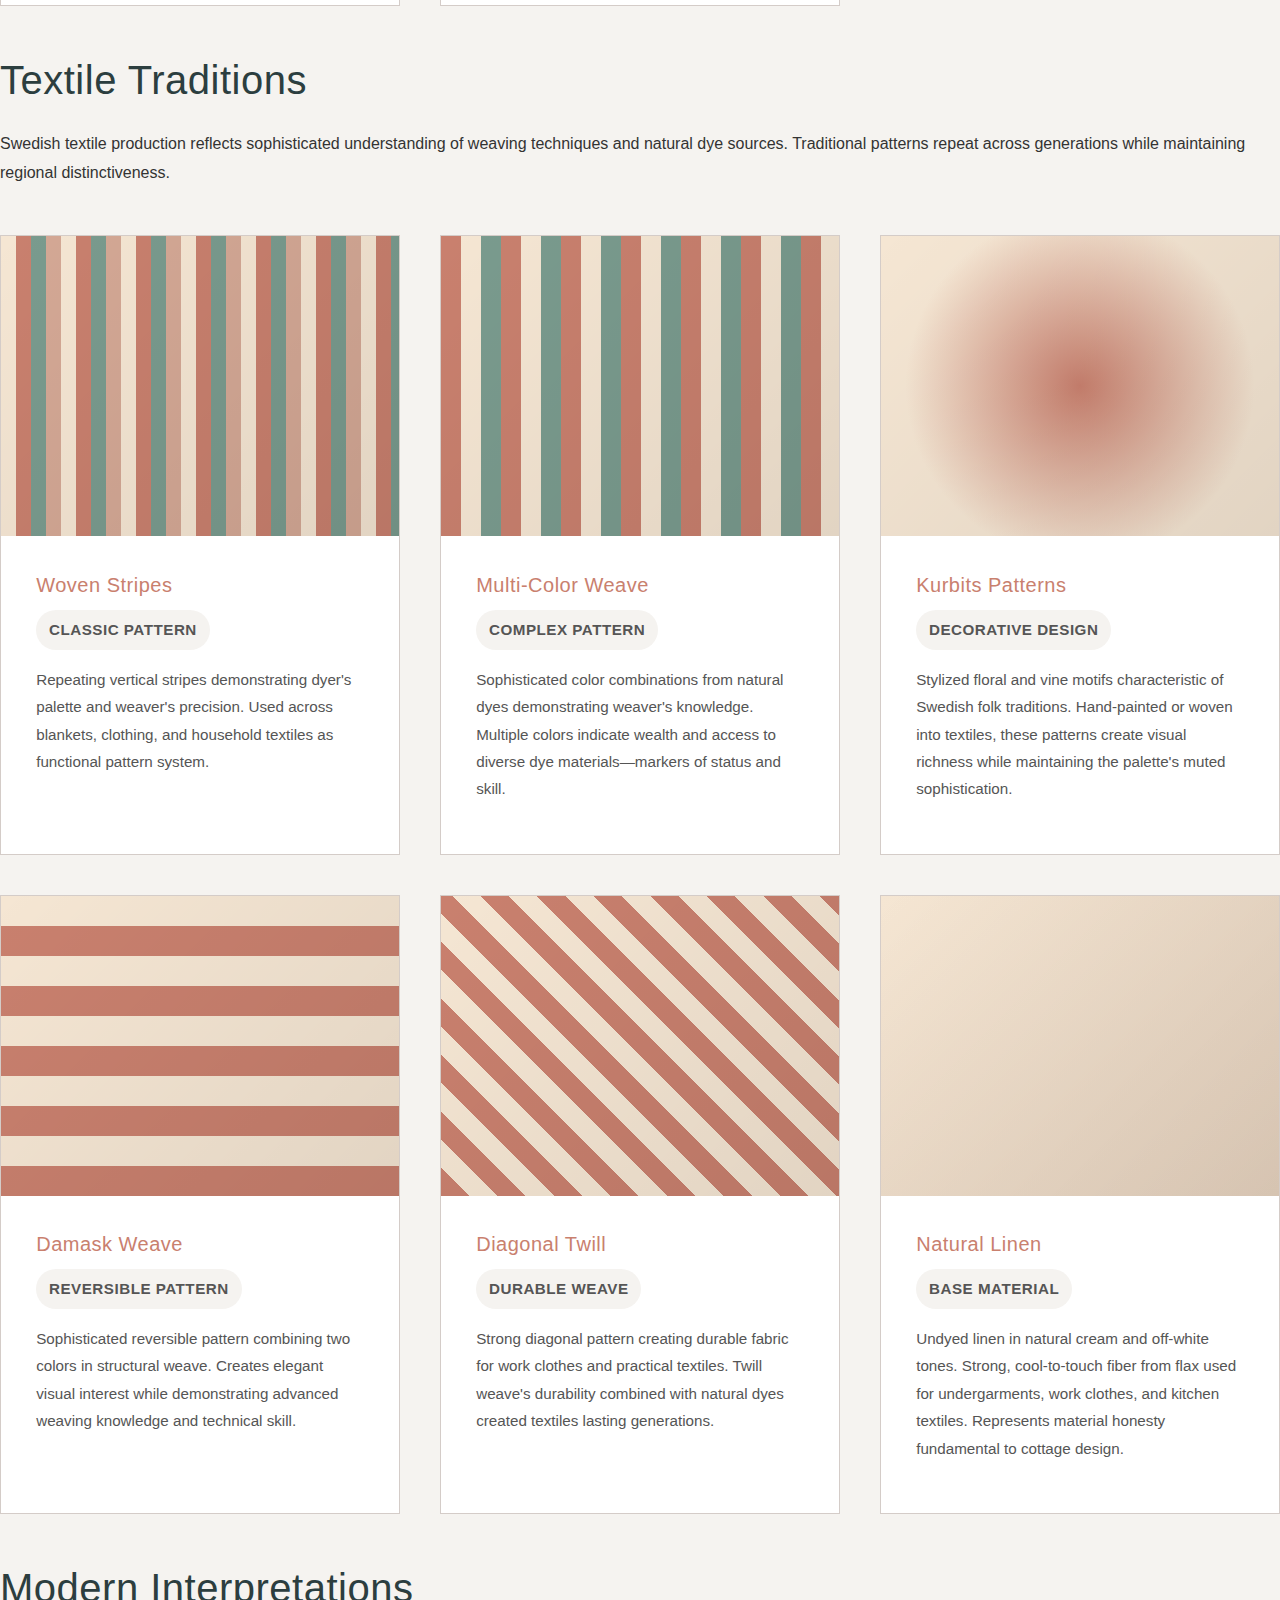
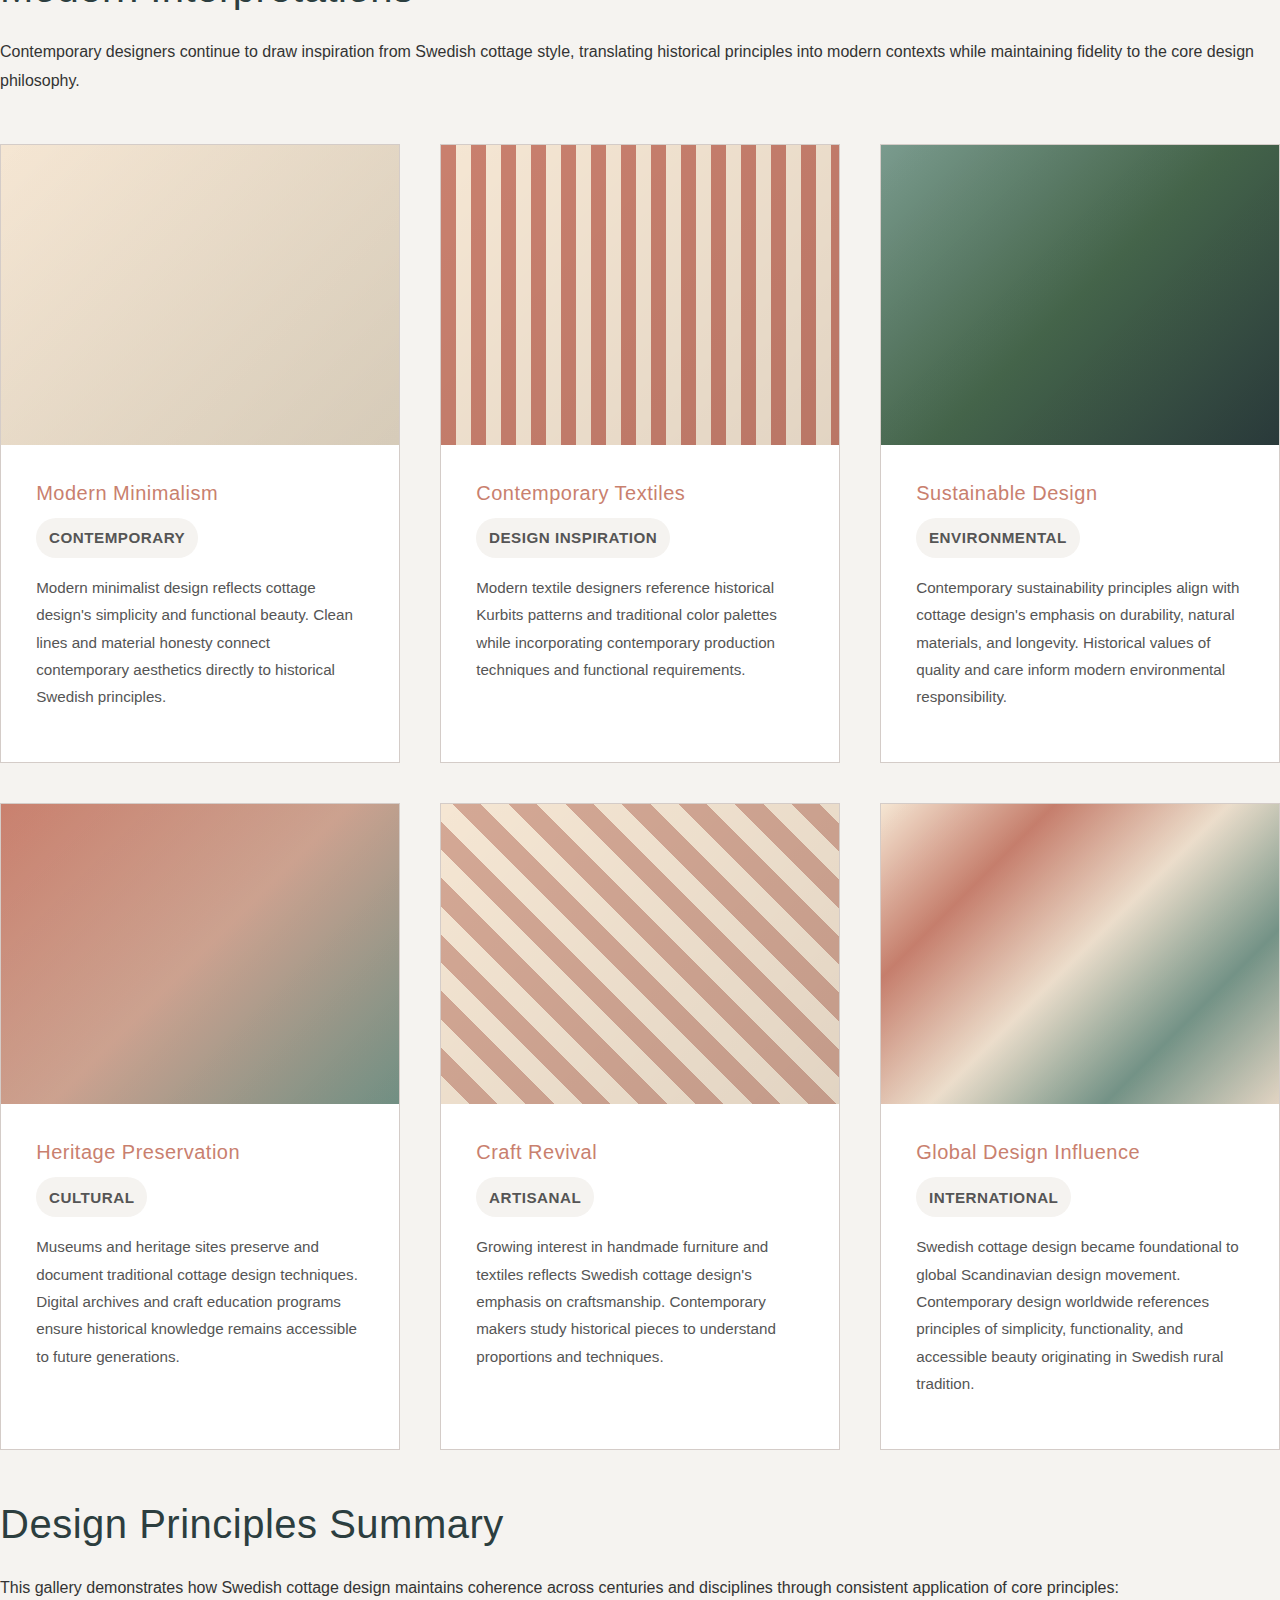
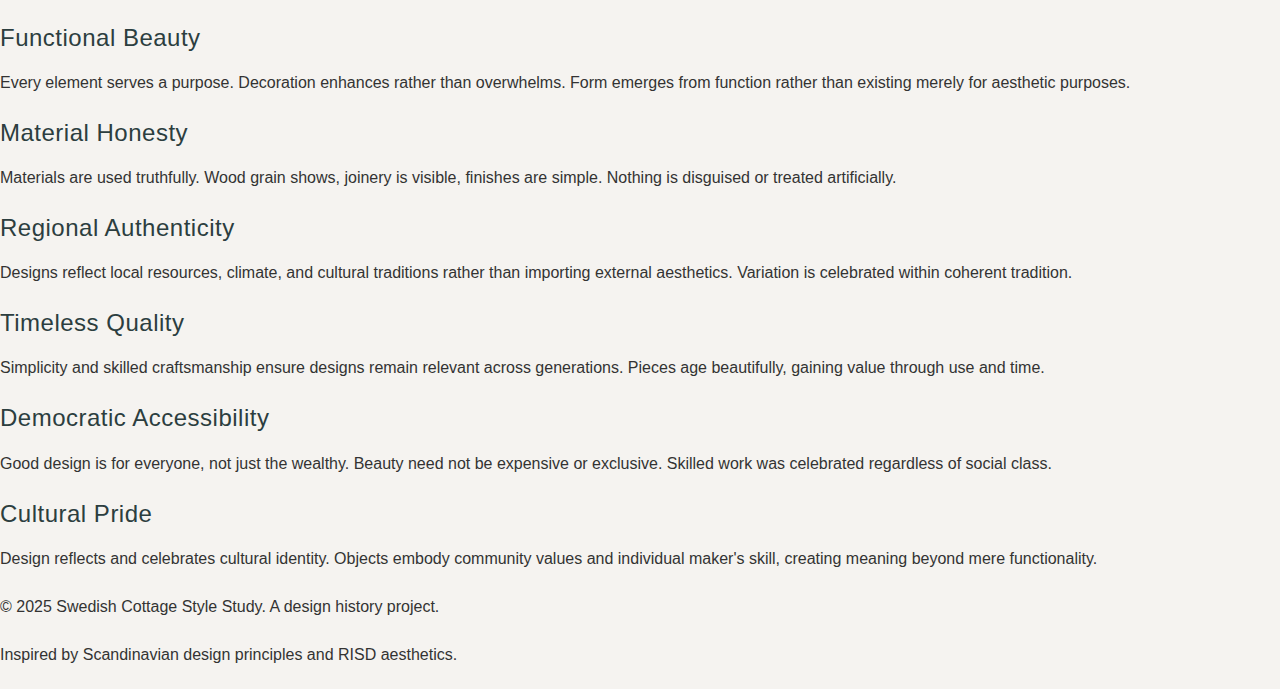
<file: swedish-style-hist/gallery.html>
<!DOCTYPE html>
<html lang="en">
<head>
    <meta charset="UTF-8">
    <meta name="viewport" content="width=device-width, initial-scale=1.0">
    <title>Visual Gallery | Swedish Cottage Style</title>
    <link rel="stylesheet" href="styles.css">
</head>
<body>
    <nav class="navbar">
        <div class="nav-container">
            <div class="logo">Swedish Cottage Style</div>
            <div class="hamburger">
                <span></span>
                <span></span>
                <span></span>
            </div>
            <ul class="nav-links">
                <li><a href="index.html">Overview</a></li>
                <li><a href="history.html">History</a></li>
                <li><a href="examples-furniture.html">Furniture</a></li>
                <li><a href="examples-color.html">Color Palette</a></li>
                <li><a href="examples-architecture.html">Architecture</a></li>
                <li><a href="examples-textiles.html">Textiles</a></li>
                <li><a href="gallery.html" class="active">Gallery</a></li>
                <li><a href="modern-uses.html">Modern Uses</a></li>
            </ul>
        </div>
    </nav>

    <header class="page-header">
        <div class="container">
            <h1>Visual Gallery</h1>
            <p>Comprehensive visual documentation of Swedish cottage style design</p>
        </div>
    </header>

    <main>
        <div class="container">
            <section class="content-section">
                <h2>Iconic Swedish Design Examples</h2>
                <p>This gallery presents visual representations of authentic Swedish cottage style across all design disciplines. Each item represents key characteristics and design principles discussed throughout this study.</p>
            </section>

            <!-- Furniture section removed -->

            <!-- Color Palette -->
            <section class="content-section">
                <h2>Traditional Color Palette</h2>
                <p>Swedish cottage design employs a sophisticated palette derived from natural pigments and regional traditions. These colors appear consistently across furniture, textiles, and architectural elements.</p>
                <div class="gallery-grid">
                    <div class="gallery-item">
                        <div class="gallery-image" style="background-color: #c9806e; min-height: 200px;"></div>
                        <div class="gallery-info">
                            <h3>Falun Red</h3>
                            <p class="gallery-category">Primary Accent</p>
                            <p>#c9806e - Traditional barn red originating from copper mine in Falun. Symbolizes prosperity and protection. Most iconic Swedish color.</p>
                        </div>
                    </div>

                    <div class="gallery-item">
                        <div class="gallery-image" style="background-color: #7a9b8e; min-height: 200px;"></div>
                        <div class="gallery-info">
                            <h3>Forest Green</h3>
                            <p class="gallery-category">Secondary Accent</p>
                            <p>#7a9b8e - Deep green reflecting pine forests and rural landscapes. Conveys calm, stability, and connection to nature.</p>
                        </div>
                    </div>

                    <div class="gallery-item">
                        <div class="gallery-image" style="background-color: #f5e6d3; min-height: 200px;"></div>
                        <div class="gallery-info">
                            <h3>Cream</h3>
                            <p class="gallery-category">Primary Light</p>
                            <p>#f5e6d3 - Soft, warm neutral inspired by natural linen and limed wood. Used as primary background color throughout interiors.</p>
                        </div>
                    </div>

                    <div class="gallery-item">
                        <div class="gallery-image" style="background-color: #d4a895; min-height: 200px;"></div>
                        <div class="gallery-info">
                            <h3>Terracotta</h3>
                            <p class="gallery-category">Warm Neutral</p>
                            <p>#d4a895 - Earth tone derived from clay and natural ochre pigments. Appears in painted details and decorative elements.</p>
                        </div>
                    </div>

                    <div class="gallery-item">
                        <div class="gallery-image" style="background-color: #2c3e3f; min-height: 200px;"></div>
                        <div class="gallery-info">
                            <h3>Dark Slate</h3>
                            <p class="gallery-category">Primary Dark</p>
                            <p>#2c3e3f - Deep charcoal used for structural elements and fine details. Provides visual weight and sophistication.</p>
                        </div>
                    </div>

                    <div class="gallery-item">
                        <div class="gallery-image" style="background-color: #a8a89a; min-height: 200px;"></div>
                        <div class="gallery-info">
                            <h3>Taupe</h3>
                            <p class="gallery-category">Cool Neutral</p>
                            <p>#a8a89a - Muted gray-brown appearing in woven textiles and weathered wood surfaces. Adds sophistication and restraint.</p>
                        </div>
                    </div>
                </div>
            </section>

            <!-- Architecture -->
            <section class="content-section">
                <h2>Architectural Features</h2>
                <p>Swedish cottage architecture reflects regional variations and practical responses to climate. Key design elements repeat across structures from different periods and regions.</p>
                <div class="gallery-grid">
                    <div class="gallery-item">
                        <div class="gallery-image" style="background: linear-gradient(180deg, #c9806e 0%, #d4a895 50%, #8b6f47 100%); min-height: 250px;"></div>
                        <div class="gallery-info">
                            <h3>Traditional Cottage</h3>
                            <p class="gallery-category">Vernacular</p>
                            <p>Classic pitched roof design protecting against heavy snow. Simple rectangular floor plan with central chimney, small multi-pane windows positioned for light and thermal efficiency.</p>
                        </div>
                    </div>

                    <div class="gallery-item">
                        <div class="gallery-image" style="background: repeating-linear-gradient(90deg, #a0845f 0px, #a0845f 40px, #6b5545 40px, #6b5545 80px); min-height: 250px;"></div>
                        <div class="gallery-info">
                            <h3>Log Construction</h3>
                            <p class="gallery-category">Structural Method</p>
                            <p>Horizontal stacked logs with corner notch joinery. Provides structural strength, thermal insulation, and authentic material expression fundamental to cottage design.</p>
                        </div>
                    </div>

                    <div class="gallery-item">
                        <div class="gallery-image" style="background: linear-gradient(135deg, #8b6f47 0%, #654321 100%); min-height: 250px;"></div>
                        <div class="gallery-info">
                            <h3>Central Hearth</h3>
                            <p class="gallery-category">Thermal Core</p>
                            <p>Central chimney mass providing heating and cooking functionality. Acts as architectural centerpiece and structural anchor for traditional cottage organization and daily life.</p>
                        </div>
                    </div>

                    <div class="gallery-item">
                        <div class="gallery-image" style="background: linear-gradient(90deg, #d4a895 0%, #d4a895 20%, #f5e6d3 20%, #f5e6d3 40%, #d4a895 40%, #d4a895 60%, #f5e6d3 60%, #f5e6d3 80%, #d4a895 80%); min-height: 250px;"></div>
                        <div class="gallery-info">
                            <h3>Multi-Pane Windows</h3>
                            <p class="gallery-category">Fenestration</p>
                            <p>Divided window panes maximizing natural light while minimizing heat loss. Small individual panes were practical given historical glass manufacturing limitations.</p>
                        </div>
                    </div>

                    <div class="gallery-item">
                        <div class="gallery-image" style="background: linear-gradient(135deg, #e8dcc8 0%, #d4a895 50%, #c9806e 100%); min-height: 250px;"></div>
                        <div class="gallery-info">
                            <h3>Interior Decoration</h3>
                            <p class="gallery-category">Design Detail</p>
                            <p>Painted decorative borders and Kurbits motifs adorning interior walls and ceilings. Adds artistic refinement while maintaining functional color schemes and aesthetic harmony.</p>
                        </div>
                    </div>
                </div>
            </section>

            <!-- Textiles -->
            <section class="content-section">
                <h2>Textile Traditions</h2>
                <p>Swedish textile production reflects sophisticated understanding of weaving techniques and natural dye sources. Traditional patterns repeat across generations while maintaining regional distinctiveness.</p>
                <div class="gallery-grid">
                    <div class="gallery-item">
                        <div class="gallery-image" style="background: repeating-linear-gradient(90deg, #f5e6d3 0px, #f5e6d3 15px, #c9806e 15px, #c9806e 30px, #7a9b8e 30px, #7a9b8e 45px, #d4a895 45px, #d4a895 60px); min-height: 250px;"></div>
                        <div class="gallery-info">
                            <h3>Woven Stripes</h3>
                            <p class="gallery-category">Classic Pattern</p>
                            <p>Repeating vertical stripes demonstrating dyer's palette and weaver's precision. Used across blankets, clothing, and household textiles as functional pattern system.</p>
                        </div>
                    </div>

                    <div class="gallery-item">
                        <div class="gallery-image" style="background: repeating-linear-gradient(90deg, #c9806e 0px, #c9806e 20px, #f5e6d3 20px, #f5e6d3 40px, #7a9b8e 40px, #7a9b8e 60px); min-height: 250px;"></div>
                        <div class="gallery-info">
                            <h3>Multi-Color Weave</h3>
                            <p class="gallery-category">Complex Pattern</p>
                            <p>Sophisticated color combinations from natural dyes demonstrating weaver's knowledge. Multiple colors indicate wealth and access to diverse dye materials—markers of status and skill.</p>
                        </div>
                    </div>

                    <div class="gallery-item">
                        <div class="gallery-image" style="background: radial-gradient(circle, #c9806e 0%, #f5e6d3 70%); min-height: 250px;"></div>
                        <div class="gallery-info">
                            <h3>Kurbits Patterns</h3>
                            <p class="gallery-category">Decorative Design</p>
                            <p>Stylized floral and vine motifs characteristic of Swedish folk traditions. Hand-painted or woven into textiles, these patterns create visual richness while maintaining the palette's muted sophistication.</p>
                        </div>
                    </div>

                    <div class="gallery-item">
                        <div class="gallery-image" style="background: repeating-linear-gradient(0deg, #c9806e 0px, #c9806e 30px, #f5e6d3 30px, #f5e6d3 60px); background-size: 100% auto; min-height: 250px;"></div>
                        <div class="gallery-info">
                            <h3>Damask Weave</h3>
                            <p class="gallery-category">Reversible Pattern</p>
                            <p>Sophisticated reversible pattern combining two colors in structural weave. Creates elegant visual interest while demonstrating advanced weaving knowledge and technical skill.</p>
                        </div>
                    </div>

                    <div class="gallery-item">
                        <div class="gallery-image" style="background: repeating-linear-gradient(45deg, #c9806e 0px, #c9806e 20px, #f5e6d3 20px, #f5e6d3 40px); min-height: 250px;"></div>
                        <div class="gallery-info">
                            <h3>Diagonal Twill</h3>
                            <p class="gallery-category">Durable Weave</p>
                            <p>Strong diagonal pattern creating durable fabric for work clothes and practical textiles. Twill weave's durability combined with natural dyes created textiles lasting generations.</p>
                        </div>
                    </div>

                    <div class="gallery-item">
                        <div class="gallery-image" style="background: linear-gradient(135deg, #f5e6d3 0%, #e8d4c0 100%); min-height: 250px;"></div>
                        <div class="gallery-info">
                            <h3>Natural Linen</h3>
                            <p class="gallery-category">Base Material</p>
                            <p>Undyed linen in natural cream and off-white tones. Strong, cool-to-touch fiber from flax used for undergarments, work clothes, and kitchen textiles. Represents material honesty fundamental to cottage design.</p>
                        </div>
                    </div>
                </div>
            </section>

            <!-- Contemporary Applications -->
            <section class="content-section">
                <h2>Modern Interpretations</h2>
                <p>Contemporary designers continue to draw inspiration from Swedish cottage style, translating historical principles into modern contexts while maintaining fidelity to the core design philosophy.</p>
                <div class="gallery-grid">
                    <div class="gallery-item">
                        <div class="gallery-image" style="background: linear-gradient(135deg, #f5e6d3 0%, #e8dcc8 100%); min-height: 250px;"></div>
                        <div class="gallery-info">
                            <h3>Modern Minimalism</h3>
                            <p class="gallery-category">Contemporary</p>
                            <p>Modern minimalist design reflects cottage design's simplicity and functional beauty. Clean lines and material honesty connect contemporary aesthetics directly to historical Swedish principles.</p>
                        </div>
                    </div>

                    <div class="gallery-item">
                        <div class="gallery-image" style="background: repeating-linear-gradient(90deg, #c9806e 0px, #c9806e 15px, #f5e6d3 15px, #f5e6d3 30px); min-height: 250px;"></div>
                        <div class="gallery-info">
                            <h3>Contemporary Textiles</h3>
                            <p class="gallery-category">Design Inspiration</p>
                            <p>Modern textile designers reference historical Kurbits patterns and traditional color palettes while incorporating contemporary production techniques and functional requirements.</p>
                        </div>
                    </div>

                    <div class="gallery-item">
                        <div class="gallery-image" style="background: linear-gradient(135deg, #7a9b8e 0%, #47684d 50%, #2c3e3f 100%); min-height: 250px;"></div>
                        <div class="gallery-info">
                            <h3>Sustainable Design</h3>
                            <p class="gallery-category">Environmental</p>
                            <p>Contemporary sustainability principles align with cottage design's emphasis on durability, natural materials, and longevity. Historical values of quality and care inform modern environmental responsibility.</p>
                        </div>
                    </div>

                    <div class="gallery-item">
                        <div class="gallery-image" style="background: linear-gradient(135deg, #c9806e 0%, #d4a895 50%, #7a9b8e 100%); min-height: 250px;"></div>
                        <div class="gallery-info">
                            <h3>Heritage Preservation</h3>
                            <p class="gallery-category">Cultural</p>
                            <p>Museums and heritage sites preserve and document traditional cottage design techniques. Digital archives and craft education programs ensure historical knowledge remains accessible to future generations.</p>
                        </div>
                    </div>

                    <div class="gallery-item">
                        <div class="gallery-image" style="background: repeating-linear-gradient(45deg, #f5e6d3, #f5e6d3 20px, #d4a895 20px, #d4a895 40px); min-height: 250px;"></div>
                        <div class="gallery-info">
                            <h3>Craft Revival</h3>
                            <p class="gallery-category">Artisanal</p>
                            <p>Growing interest in handmade furniture and textiles reflects Swedish cottage design's emphasis on craftsmanship. Contemporary makers study historical pieces to understand proportions and techniques.</p>
                        </div>
                    </div>

                    <div class="gallery-item">
                        <div class="gallery-image" style="background: linear-gradient(135deg, #f5e6d3 0%, #c9806e 25%, #f5e6d3 50%, #7a9b8e 75%, #f5e6d3 100%); min-height: 250px;"></div>
                        <div class="gallery-info">
                            <h3>Global Design Influence</h3>
                            <p class="gallery-category">International</p>
                            <p>Swedish cottage design became foundational to global Scandinavian design movement. Contemporary design worldwide references principles of simplicity, functionality, and accessible beauty originating in Swedish rural tradition.</p>
                        </div>
                    </div>
                </div>
            </section>

            <!-- Design Principles Summary -->
            <section class="content-section">
                <h2>Design Principles Summary</h2>
                <p>This gallery demonstrates how Swedish cottage design maintains coherence across centuries and disciplines through consistent application of core principles:</p>
                <div class="examples-grid">
                    <div class="example-card">
                        <div class="example-content">
                            <h3>Functional Beauty</h3>
                            <p>Every element serves a purpose. Decoration enhances rather than overwhelms. Form emerges from function rather than existing merely for aesthetic purposes.</p>
                        </div>
                    </div>
                    <div class="example-card">
                        <div class="example-content">
                            <h3>Material Honesty</h3>
                            <p>Materials are used truthfully. Wood grain shows, joinery is visible, finishes are simple. Nothing is disguised or treated artificially.</p>
                        </div>
                    </div>
                    <div class="example-card">
                        <div class="example-content">
                            <h3>Regional Authenticity</h3>
                            <p>Designs reflect local resources, climate, and cultural traditions rather than importing external aesthetics. Variation is celebrated within coherent tradition.</p>
                        </div>
                    </div>
                    <div class="example-card">
                        <div class="example-content">
                            <h3>Timeless Quality</h3>
                            <p>Simplicity and skilled craftsmanship ensure designs remain relevant across generations. Pieces age beautifully, gaining value through use and time.</p>
                        </div>
                    </div>
                    <div class="example-card">
                        <div class="example-content">
                            <h3>Democratic Accessibility</h3>
                            <p>Good design is for everyone, not just the wealthy. Beauty need not be expensive or exclusive. Skilled work was celebrated regardless of social class.</p>
                        </div>
                    </div>
                    <div class="example-card">
                        <div class="example-content">
                            <h3>Cultural Pride</h3>
                            <p>Design reflects and celebrates cultural identity. Objects embody community values and individual maker's skill, creating meaning beyond mere functionality.</p>
                        </div>
                    </div>
                </div>
            </section>
        </div>
    </main>

    <footer>
        <div class="container">
            <p>&copy; 2025 Swedish Cottage Style Study. A design history project.</p>
            <p>Inspired by Scandinavian design principles and RISD aesthetics.</p>
        </div>
    </footer>
    <script src="script.js"></script>
</body>
</html>
</file>
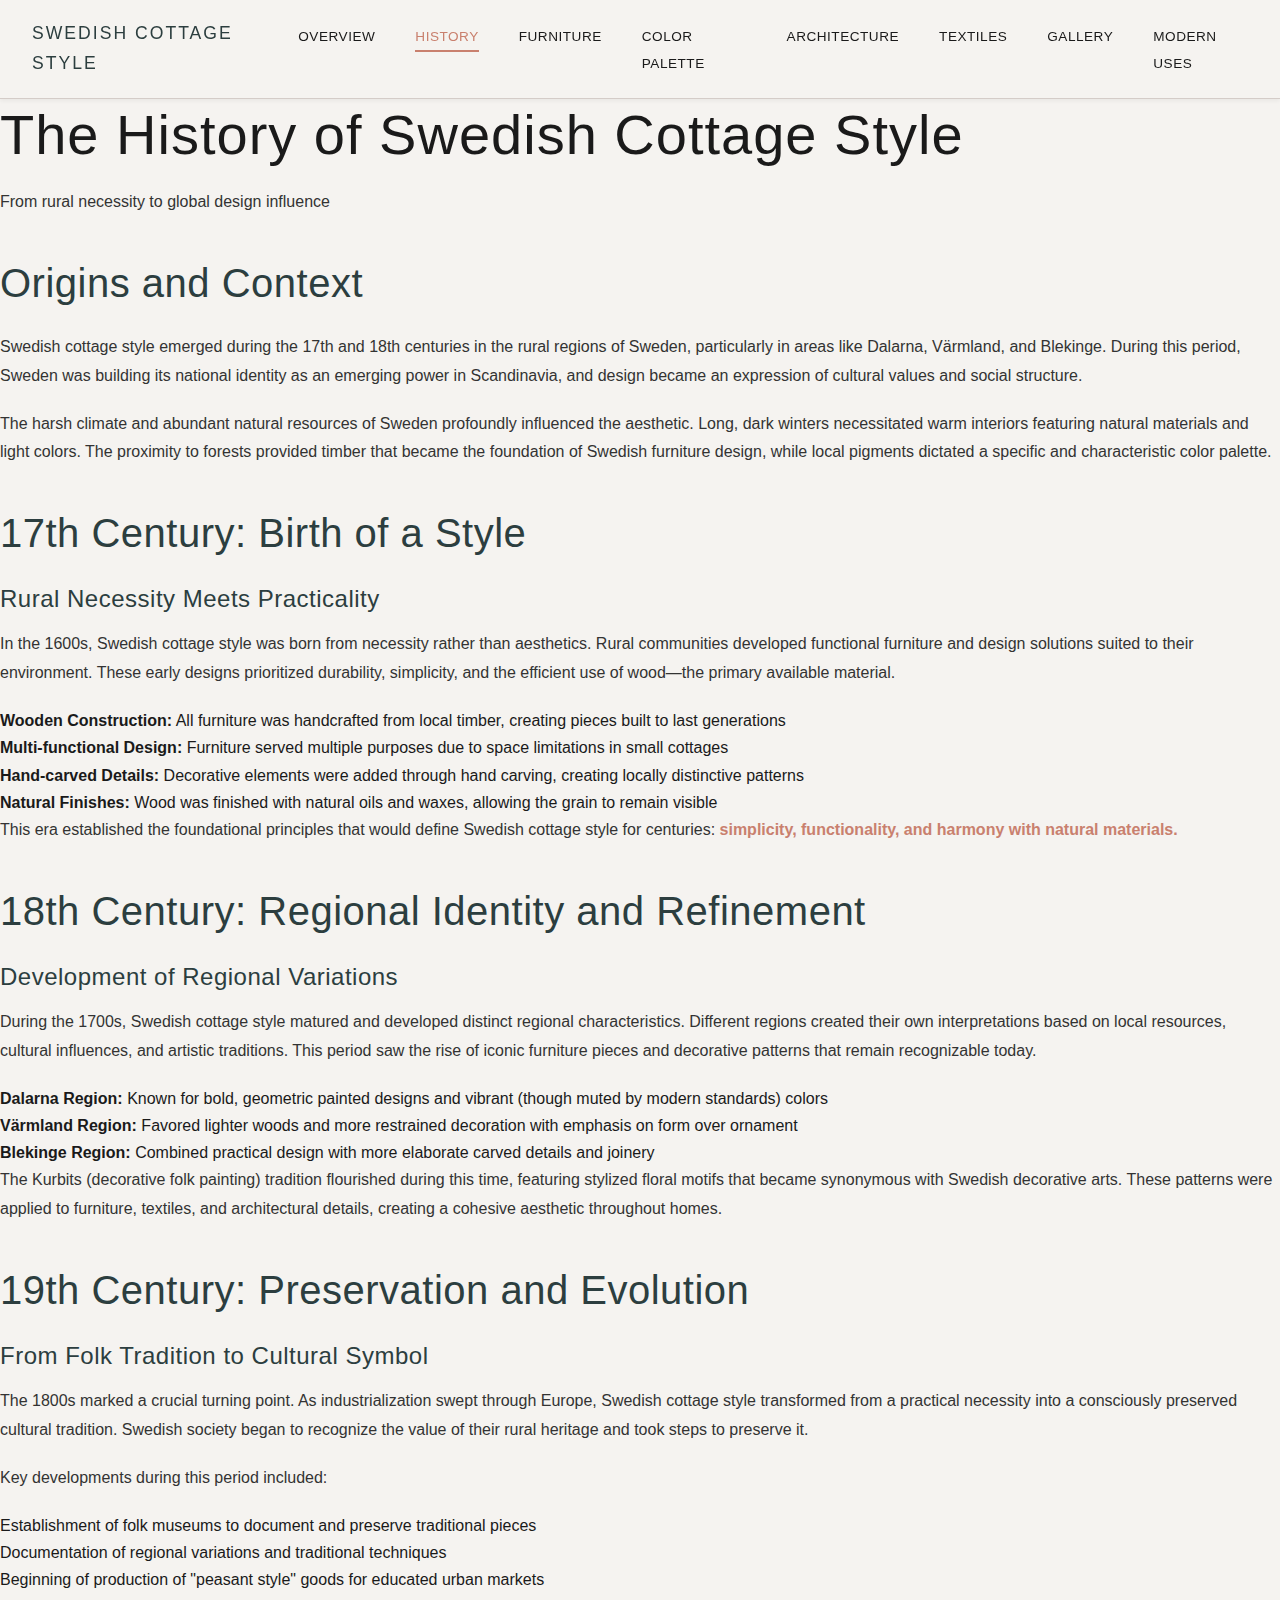
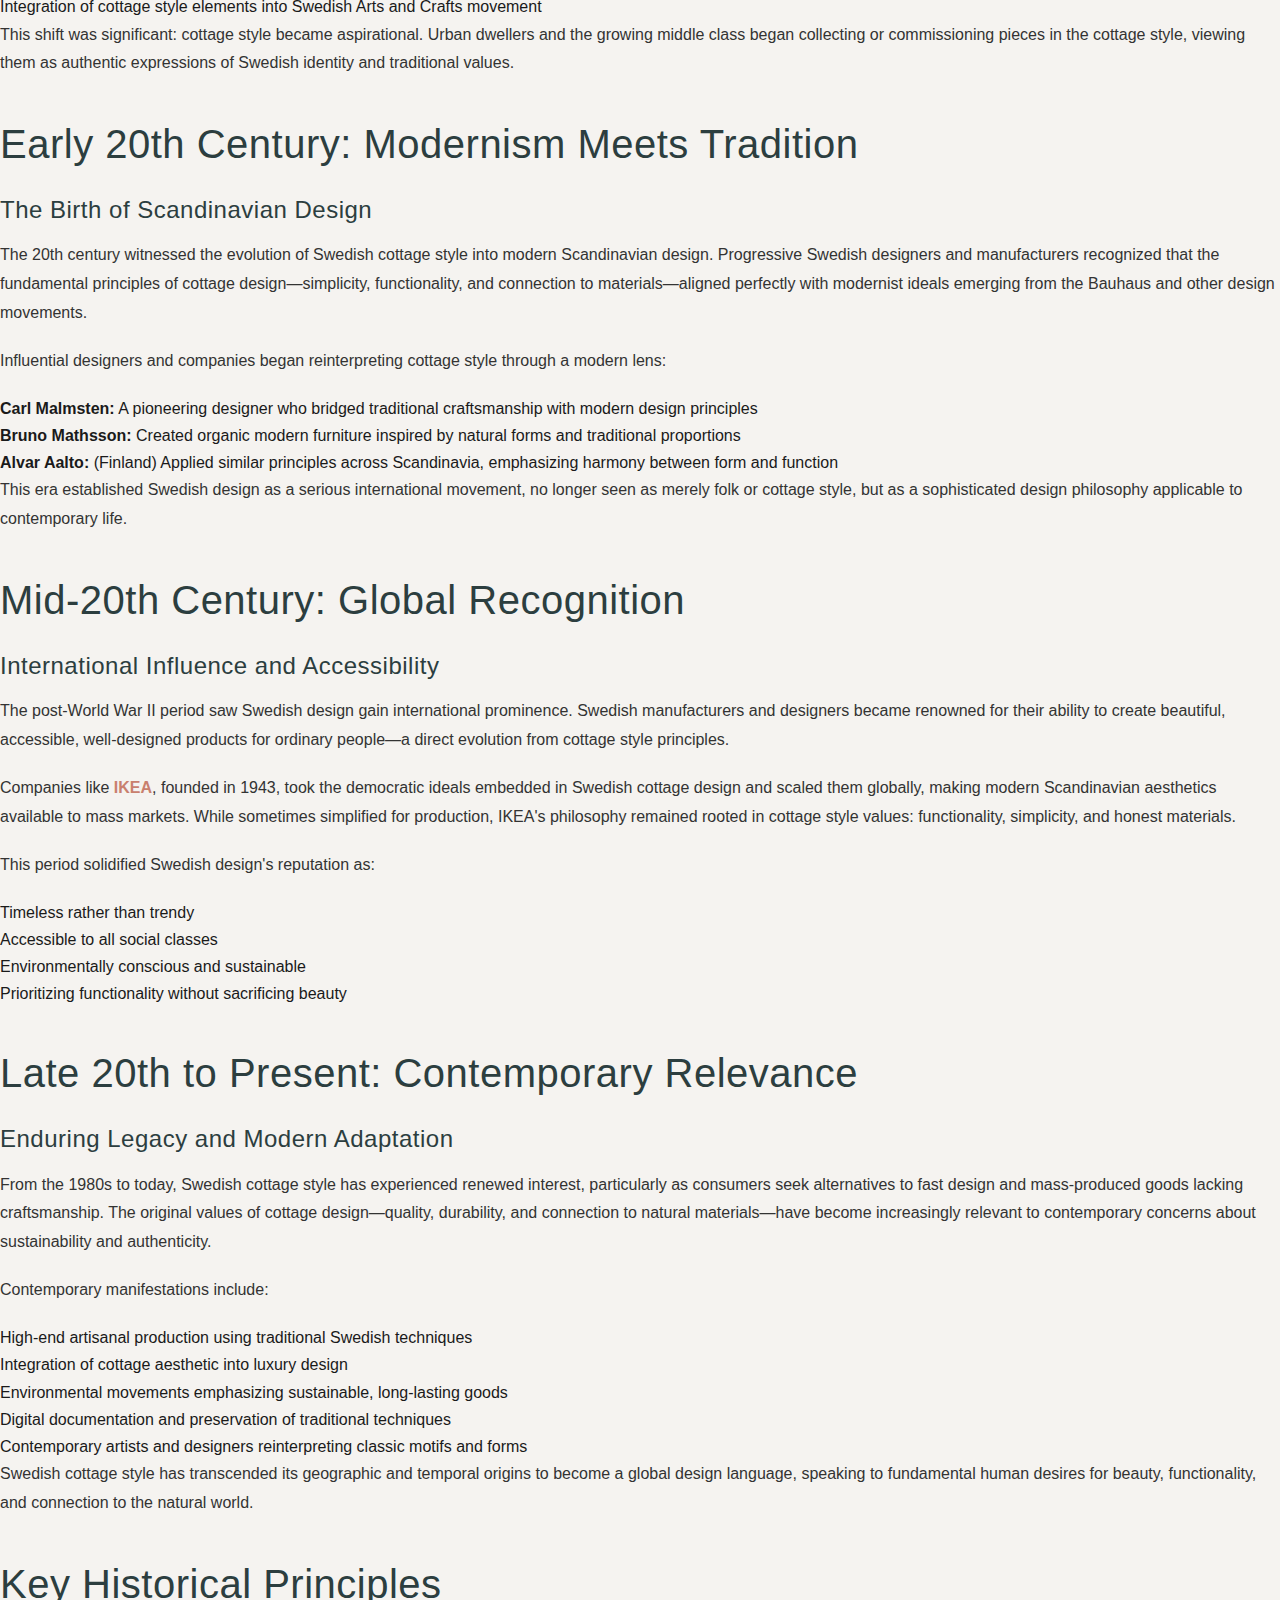
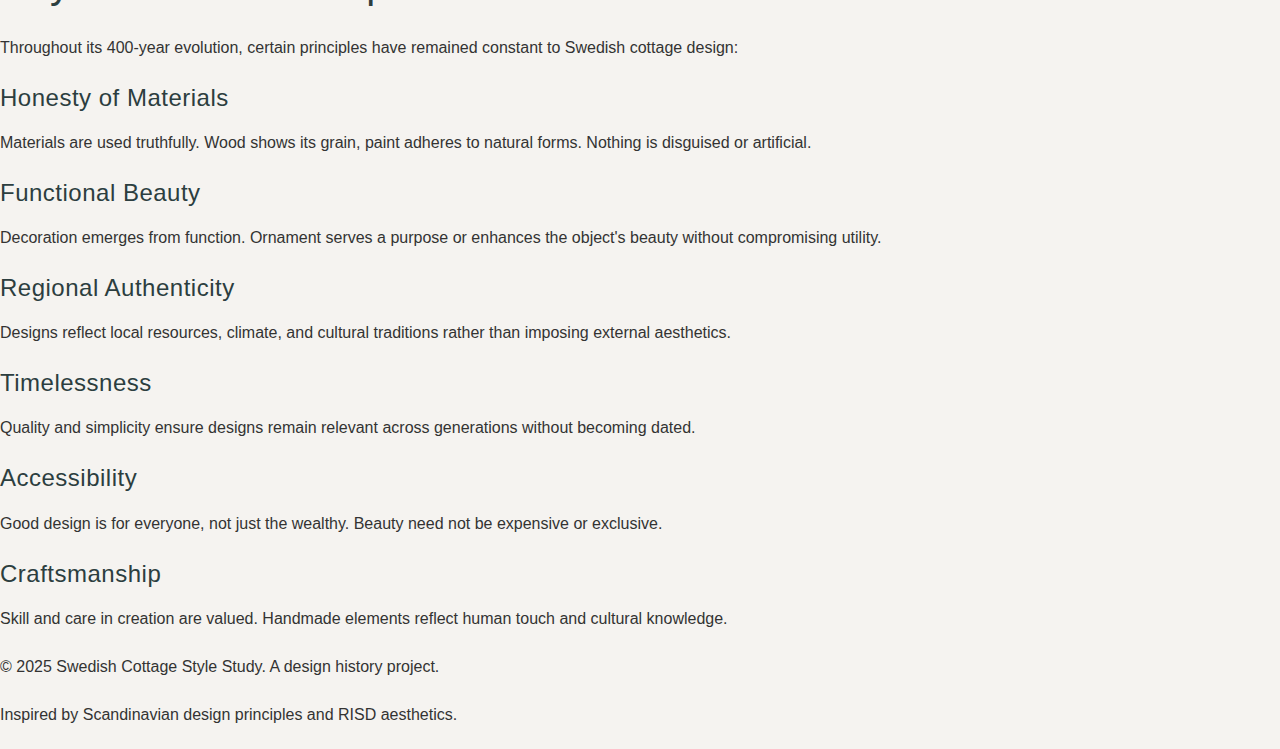
<file: swedish-style-hist/history.html>
<!DOCTYPE html>
<html lang="en">
<head>
    <meta charset="UTF-8">
    <meta name="viewport" content="width=device-width, initial-scale=1.0">
    <title>History of Swedish Cottage Style | Design Study</title>
    <link rel="stylesheet" href="styles.css">
</head>
<body>
    <nav class="navbar">
        <div class="nav-container">
            <div class="logo">Swedish Cottage Style</div>
            <ul class="nav-links">
                <li><a href="index.html">Overview</a></li>
                <li><a href="history.html" class="active">History</a></li>
                <li><a href="examples-furniture.html">Furniture</a></li>
                <li><a href="examples-color.html">Color Palette</a></li>
                <li><a href="examples-architecture.html">Architecture</a></li>
                <li><a href="examples-textiles.html">Textiles</a></li>
                <li><a href="gallery.html">Gallery</a></li>
                <li><a href="modern-uses.html">Modern Uses</a></li>
            </ul>
        </div>
    </nav>

    <header class="page-header">
        <div class="container">
            <h1>The History of Swedish Cottage Style</h1>
            <p>From rural necessity to global design influence</p>
        </div>
    </header>

    <main>
        <div class="container">
            <section class="content-section">
                <h2>Origins and Context</h2>
                <p>Swedish cottage style emerged during the 17th and 18th centuries in the rural regions of Sweden, particularly in areas like Dalarna, Värmland, and Blekinge. During this period, Sweden was building its national identity as an emerging power in Scandinavia, and design became an expression of cultural values and social structure.</p>
                <p>The harsh climate and abundant natural resources of Sweden profoundly influenced the aesthetic. Long, dark winters necessitated warm interiors featuring natural materials and light colors. The proximity to forests provided timber that became the foundation of Swedish furniture design, while local pigments dictated a specific and characteristic color palette.</p>
            </section>

            <section class="content-section">
                <h2>17th Century: Birth of a Style</h2>
                <h3>Rural Necessity Meets Practicality</h3>
                <p>In the 1600s, Swedish cottage style was born from necessity rather than aesthetics. Rural communities developed functional furniture and design solutions suited to their environment. These early designs prioritized durability, simplicity, and the efficient use of wood—the primary available material.</p>
                <ul>
                    <li><strong>Wooden Construction:</strong> All furniture was handcrafted from local timber, creating pieces built to last generations</li>
                    <li><strong>Multi-functional Design:</strong> Furniture served multiple purposes due to space limitations in small cottages</li>
                    <li><strong>Hand-carved Details:</strong> Decorative elements were added through hand carving, creating locally distinctive patterns</li>
                    <li><strong>Natural Finishes:</strong> Wood was finished with natural oils and waxes, allowing the grain to remain visible</li>
                </ul>
                <p>This era established the foundational principles that would define Swedish cottage style for centuries: <span class="highlight">simplicity, functionality, and harmony with natural materials.</span></p>
            </section>

            <section class="content-section">
                <h2>18th Century: Regional Identity and Refinement</h2>
                <h3>Development of Regional Variations</h3>
                <p>During the 1700s, Swedish cottage style matured and developed distinct regional characteristics. Different regions created their own interpretations based on local resources, cultural influences, and artistic traditions. This period saw the rise of iconic furniture pieces and decorative patterns that remain recognizable today.</p>
                <ul>
                    <li><strong>Dalarna Region:</strong> Known for bold, geometric painted designs and vibrant (though muted by modern standards) colors</li>
                    <li><strong>Värmland Region:</strong> Favored lighter woods and more restrained decoration with emphasis on form over ornament</li>
                    <li><strong>Blekinge Region:</strong> Combined practical design with more elaborate carved details and joinery</li>
                </ul>
                <p>The Kurbits (decorative folk painting) tradition flourished during this time, featuring stylized floral motifs that became synonymous with Swedish decorative arts. These patterns were applied to furniture, textiles, and architectural details, creating a cohesive aesthetic throughout homes.</p>
            </section>

            <section class="content-section">
                <h2>19th Century: Preservation and Evolution</h2>
                <h3>From Folk Tradition to Cultural Symbol</h3>
                <p>The 1800s marked a crucial turning point. As industrialization swept through Europe, Swedish cottage style transformed from a practical necessity into a consciously preserved cultural tradition. Swedish society began to recognize the value of their rural heritage and took steps to preserve it.</p>
                <p>Key developments during this period included:</p>
                <ul>
                    <li>Establishment of folk museums to document and preserve traditional pieces</li>
                    <li>Documentation of regional variations and traditional techniques</li>
                    <li>Beginning of production of "peasant style" goods for educated urban markets</li>
                    <li>Integration of cottage style elements into Swedish Arts and Crafts movement</li>
                </ul>
                <p>This shift was significant: cottage style became aspirational. Urban dwellers and the growing middle class began collecting or commissioning pieces in the cottage style, viewing them as authentic expressions of Swedish identity and traditional values.</p>
            </section>

            <section class="content-section">
                <h2>Early 20th Century: Modernism Meets Tradition</h2>
                <h3>The Birth of Scandinavian Design</h3>
                <p>The 20th century witnessed the evolution of Swedish cottage style into modern Scandinavian design. Progressive Swedish designers and manufacturers recognized that the fundamental principles of cottage design—simplicity, functionality, and connection to materials—aligned perfectly with modernist ideals emerging from the Bauhaus and other design movements.</p>
                <p>Influential designers and companies began reinterpreting cottage style through a modern lens:</p>
                <ul>
                    <li><strong>Carl Malmsten:</strong> A pioneering designer who bridged traditional craftsmanship with modern design principles</li>
                    <li><strong>Bruno Mathsson:</strong> Created organic modern furniture inspired by natural forms and traditional proportions</li>
                    <li><strong>Alvar Aalto:</strong> (Finland) Applied similar principles across Scandinavia, emphasizing harmony between form and function</li>
                </ul>
                <p>This era established Swedish design as a serious international movement, no longer seen as merely folk or cottage style, but as a sophisticated design philosophy applicable to contemporary life.</p>
            </section>

            <section class="content-section">
                <h2>Mid-20th Century: Global Recognition</h2>
                <h3>International Influence and Accessibility</h3>
                <p>The post-World War II period saw Swedish design gain international prominence. Swedish manufacturers and designers became renowned for their ability to create beautiful, accessible, well-designed products for ordinary people—a direct evolution from cottage style principles.</p>
                <p>Companies like <span class="highlight">IKEA</span>, founded in 1943, took the democratic ideals embedded in Swedish cottage design and scaled them globally, making modern Scandinavian aesthetics available to mass markets. While sometimes simplified for production, IKEA's philosophy remained rooted in cottage style values: functionality, simplicity, and honest materials.</p>
                <p>This period solidified Swedish design's reputation as:</p>
                <ul>
                    <li>Timeless rather than trendy</li>
                    <li>Accessible to all social classes</li>
                    <li>Environmentally conscious and sustainable</li>
                    <li>Prioritizing functionality without sacrificing beauty</li>
                </ul>
            </section>

            <section class="content-section">
                <h2>Late 20th to Present: Contemporary Relevance</h2>
                <h3>Enduring Legacy and Modern Adaptation</h3>
                <p>From the 1980s to today, Swedish cottage style has experienced renewed interest, particularly as consumers seek alternatives to fast design and mass-produced goods lacking craftsmanship. The original values of cottage design—quality, durability, and connection to natural materials—have become increasingly relevant to contemporary concerns about sustainability and authenticity.</p>
                <p>Contemporary manifestations include:</p>
                <ul>
                    <li>High-end artisanal production using traditional Swedish techniques</li>
                    <li>Integration of cottage aesthetic into luxury design</li>
                    <li>Environmental movements emphasizing sustainable, long-lasting goods</li>
                    <li>Digital documentation and preservation of traditional techniques</li>
                    <li>Contemporary artists and designers reinterpreting classic motifs and forms</li>
                </ul>
                <p>Swedish cottage style has transcended its geographic and temporal origins to become a global design language, speaking to fundamental human desires for beauty, functionality, and connection to the natural world.</p>
            </section>

            <section class="content-section">
                <h2>Key Historical Principles</h2>
                <p>Throughout its 400-year evolution, certain principles have remained constant to Swedish cottage design:</p>
                <div class="examples-grid">
                    <div class="example-card">
                        <div class="example-content">
                            <h3>Honesty of Materials</h3>
                            <p>Materials are used truthfully. Wood shows its grain, paint adheres to natural forms. Nothing is disguised or artificial.</p>
                        </div>
                    </div>
                    <div class="example-card">
                        <div class="example-content">
                            <h3>Functional Beauty</h3>
                            <p>Decoration emerges from function. Ornament serves a purpose or enhances the object's beauty without compromising utility.</p>
                        </div>
                    </div>
                    <div class="example-card">
                        <div class="example-content">
                            <h3>Regional Authenticity</h3>
                            <p>Designs reflect local resources, climate, and cultural traditions rather than imposing external aesthetics.</p>
                        </div>
                    </div>
                    <div class="example-card">
                        <div class="example-content">
                            <h3>Timelessness</h3>
                            <p>Quality and simplicity ensure designs remain relevant across generations without becoming dated.</p>
                        </div>
                    </div>
                    <div class="example-card">
                        <div class="example-content">
                            <h3>Accessibility</h3>
                            <p>Good design is for everyone, not just the wealthy. Beauty need not be expensive or exclusive.</p>
                        </div>
                    </div>
                    <div class="example-card">
                        <div class="example-content">
                            <h3>Craftsmanship</h3>
                            <p>Skill and care in creation are valued. Handmade elements reflect human touch and cultural knowledge.</p>
                        </div>
                    </div>
                </div>
            </section>
        </div>
    </main>

    <footer>
        <div class="container">
            <p>&copy; 2025 Swedish Cottage Style Study. A design history project.</p>
            <p>Inspired by Scandinavian design principles and RISD aesthetics.</p>
        </div>
    </footer>
</body>
</html>
</file>
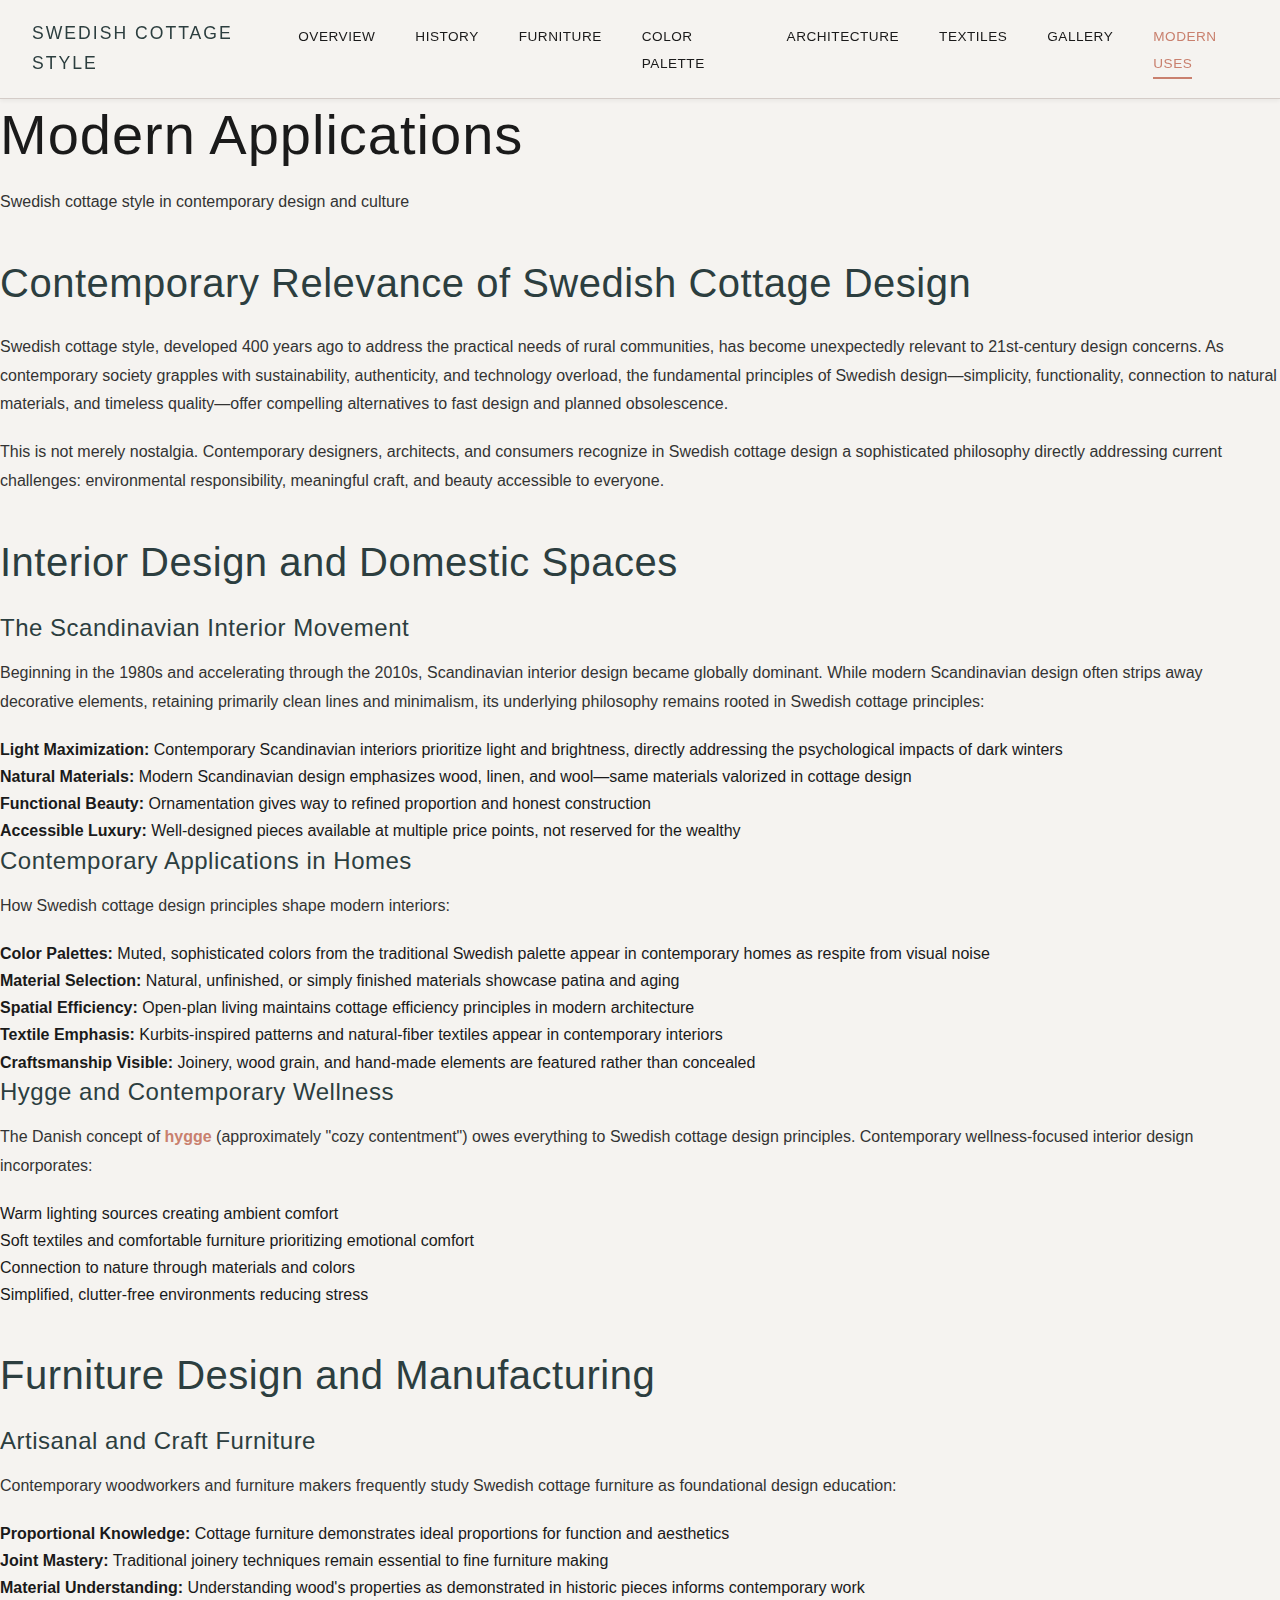
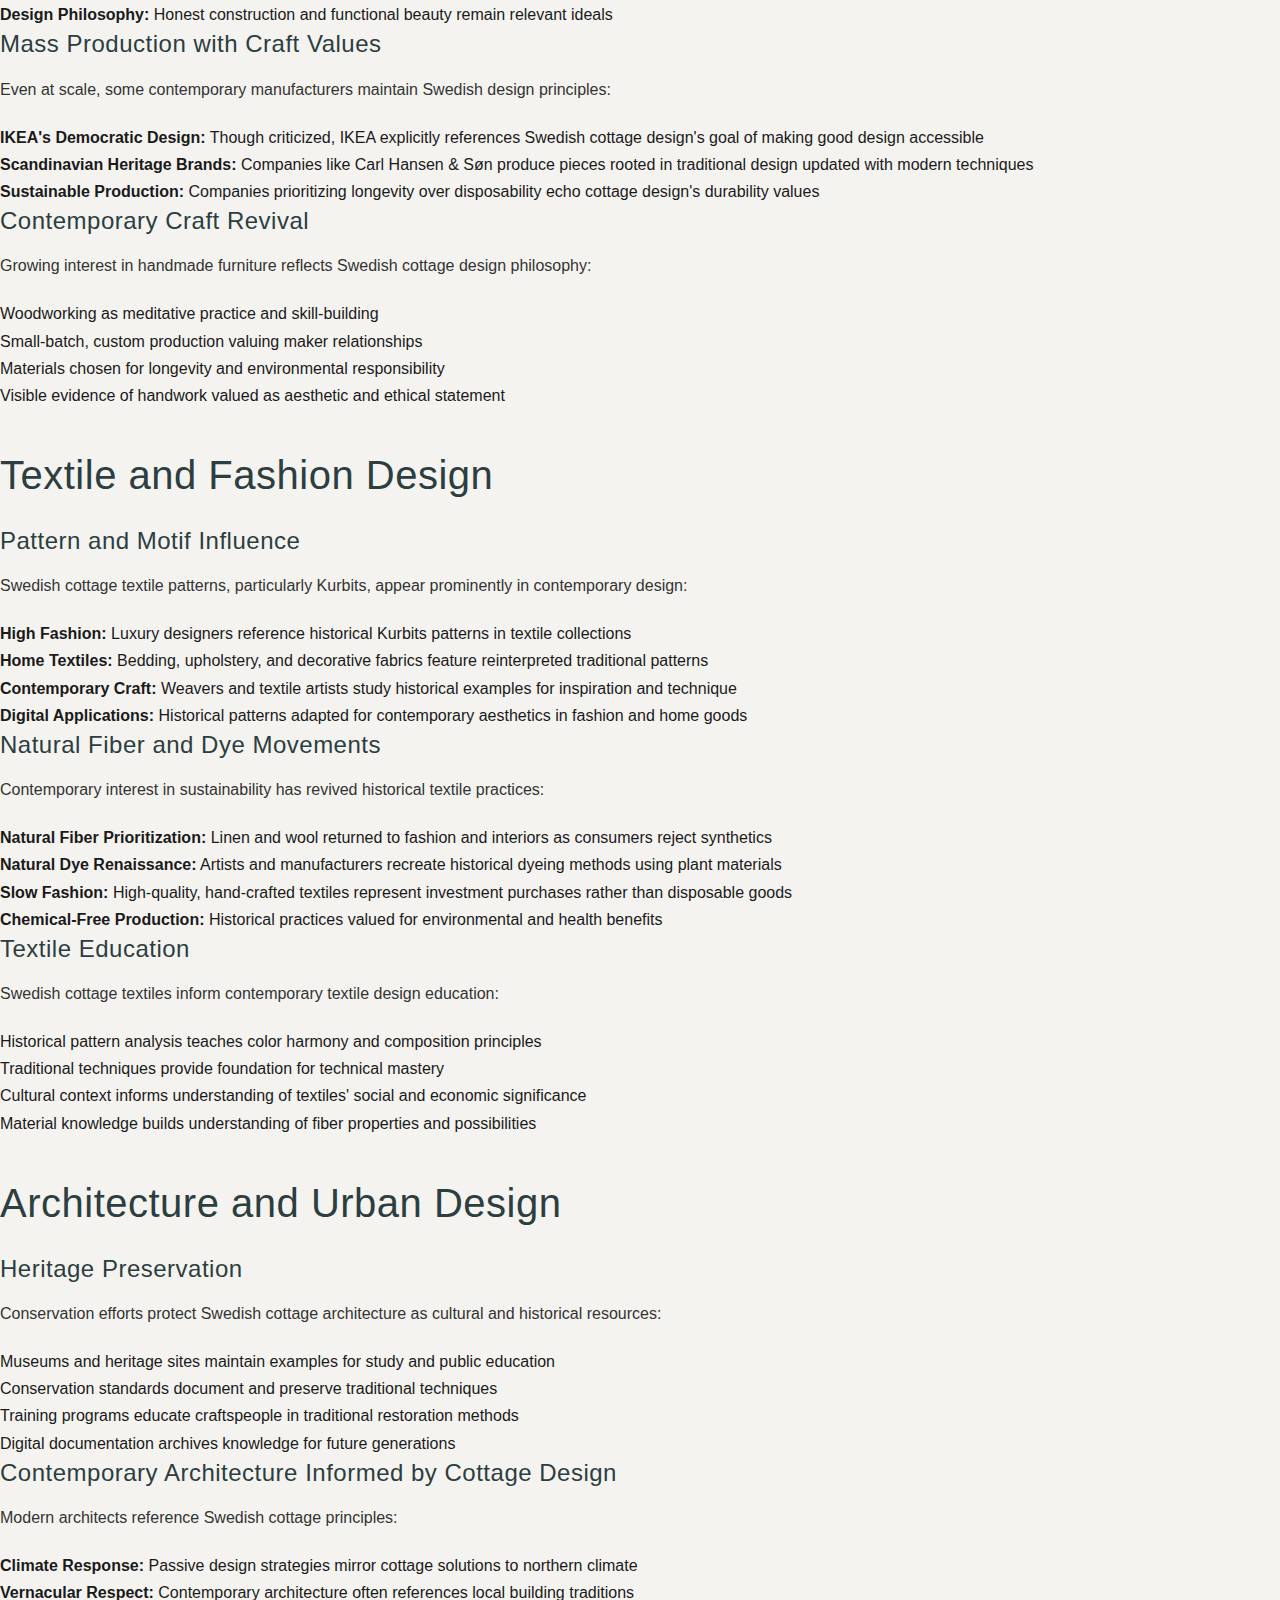
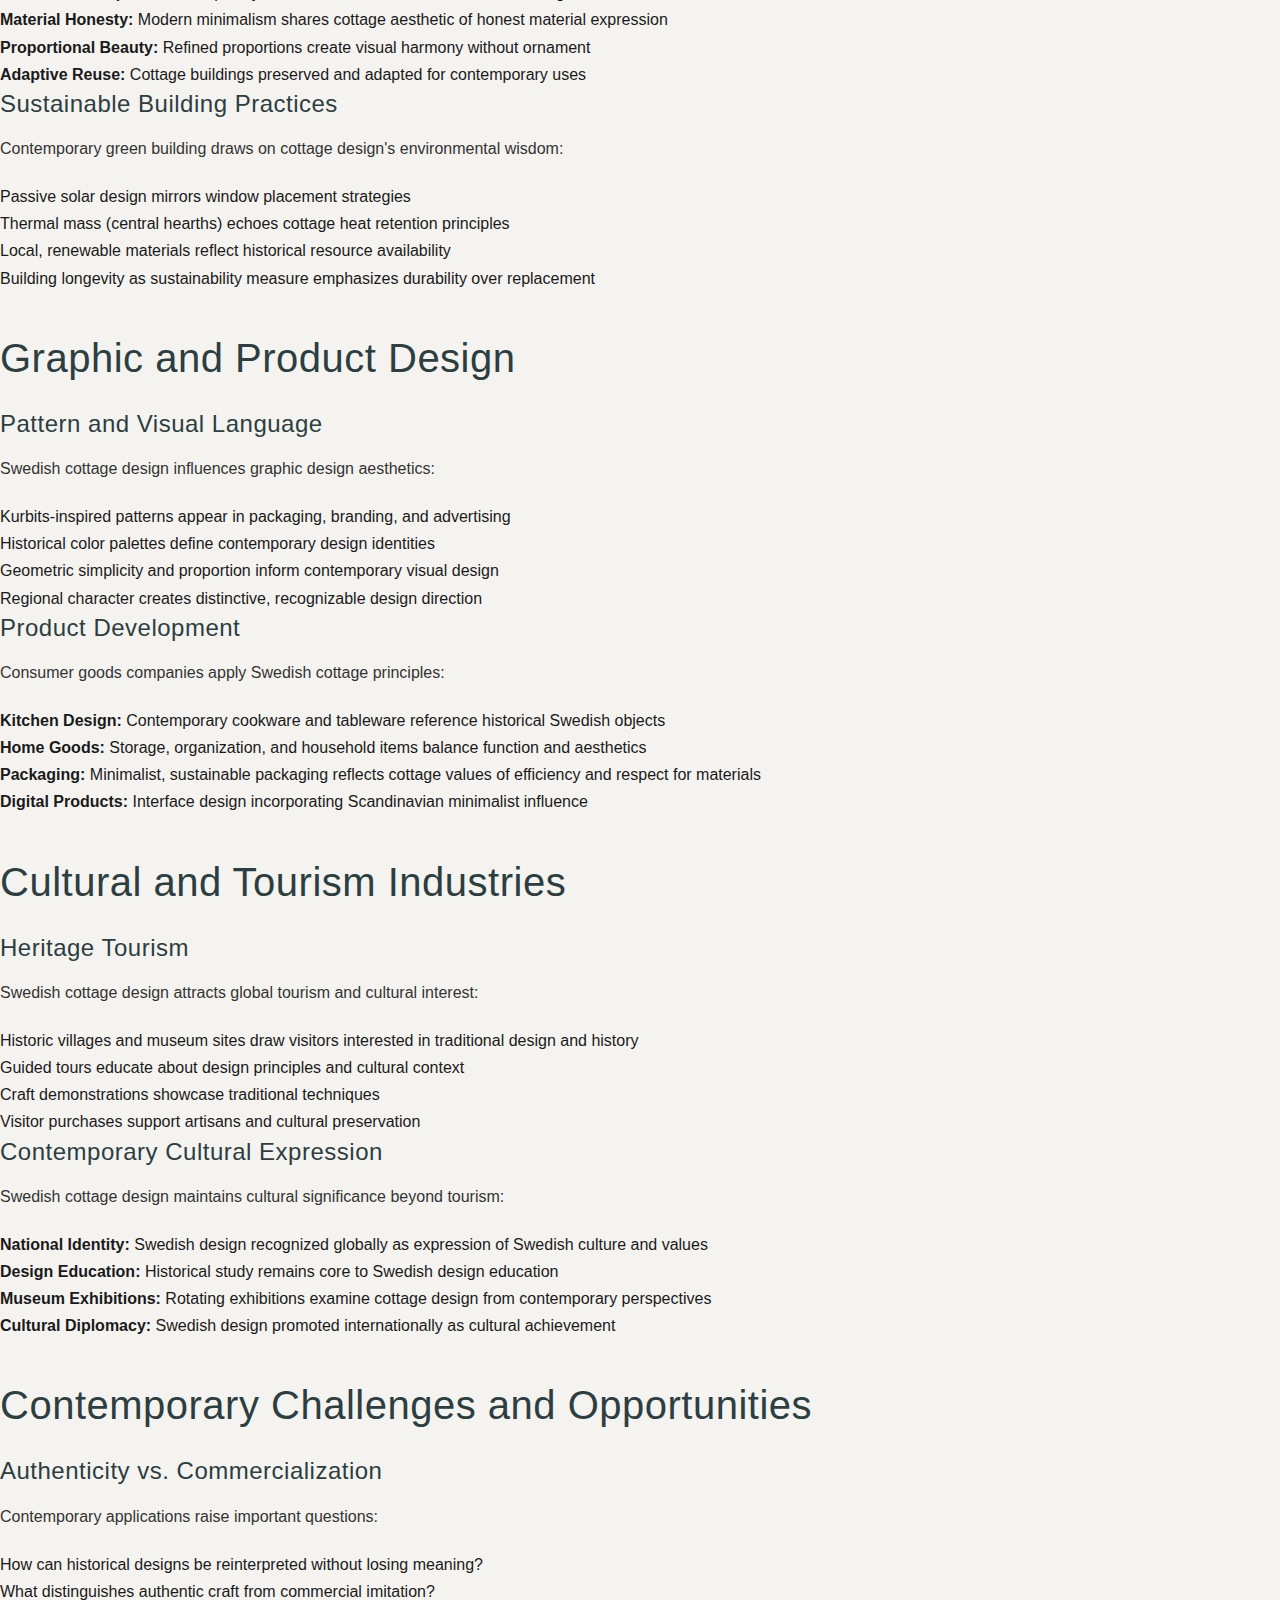
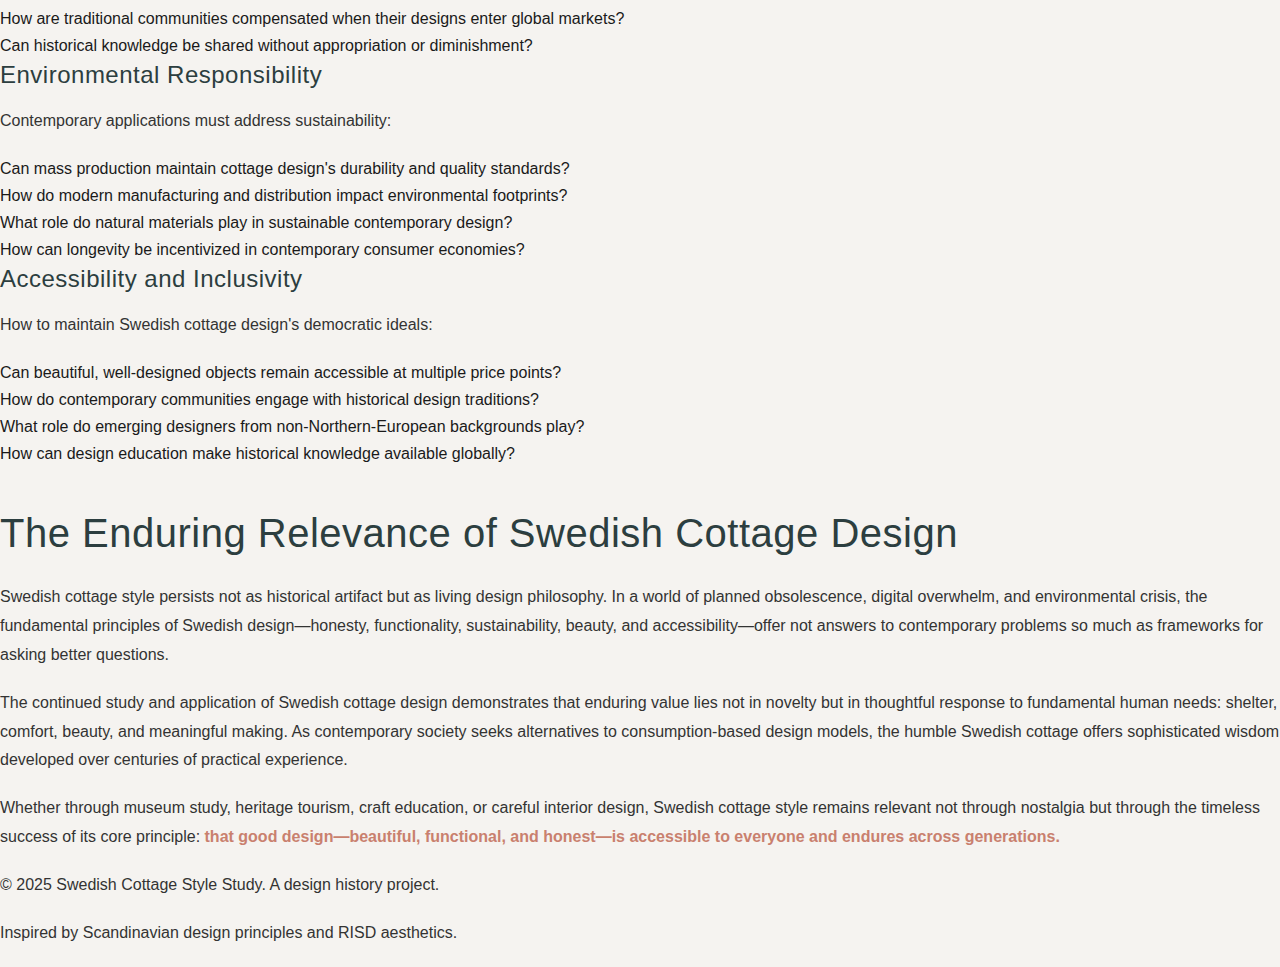
<file: swedish-style-hist/modern-uses.html>
<!DOCTYPE html>
<html lang="en">
<head>
    <meta charset="UTF-8">
    <meta name="viewport" content="width=device-width, initial-scale=1.0">
    <title>Modern Applications | Swedish Cottage Style</title>
    <link rel="stylesheet" href="styles.css">
</head>
<body>
    <nav class="navbar">
        <div class="nav-container">
            <div class="logo">Swedish Cottage Style</div>
            <ul class="nav-links">
                <li><a href="index.html">Overview</a></li>
                <li><a href="history.html">History</a></li>
                <li><a href="examples-furniture.html">Furniture</a></li>
                <li><a href="examples-color.html">Color Palette</a></li>
                <li><a href="examples-architecture.html">Architecture</a></li>
                <li><a href="examples-textiles.html">Textiles</a></li>
                <li><a href="gallery.html">Gallery</a></li>
                <li><a href="modern-uses.html" class="active">Modern Uses</a></li>
            </ul>
        </div>
    </nav>

    <header class="page-header">
        <div class="container">
            <h1>Modern Applications</h1>
            <p>Swedish cottage style in contemporary design and culture</p>
        </div>
    </header>

    <main>
        <div class="container">
            <section class="content-section">
                <h2>Contemporary Relevance of Swedish Cottage Design</h2>
                <p>Swedish cottage style, developed 400 years ago to address the practical needs of rural communities, has become unexpectedly relevant to 21st-century design concerns. As contemporary society grapples with sustainability, authenticity, and technology overload, the fundamental principles of Swedish design—simplicity, functionality, connection to natural materials, and timeless quality—offer compelling alternatives to fast design and planned obsolescence.</p>
                <p>This is not merely nostalgia. Contemporary designers, architects, and consumers recognize in Swedish cottage design a sophisticated philosophy directly addressing current challenges: environmental responsibility, meaningful craft, and beauty accessible to everyone.</p>
            </section>

            <section class="content-section">
                <h2>Interior Design and Domestic Spaces</h2>

                <h3>The Scandinavian Interior Movement</h3>
                <p>Beginning in the 1980s and accelerating through the 2010s, Scandinavian interior design became globally dominant. While modern Scandinavian design often strips away decorative elements, retaining primarily clean lines and minimalism, its underlying philosophy remains rooted in Swedish cottage principles:</p>
                <ul>
                    <li><strong>Light Maximization:</strong> Contemporary Scandinavian interiors prioritize light and brightness, directly addressing the psychological impacts of dark winters</li>
                    <li><strong>Natural Materials:</strong> Modern Scandinavian design emphasizes wood, linen, and wool—same materials valorized in cottage design</li>
                    <li><strong>Functional Beauty:</strong> Ornamentation gives way to refined proportion and honest construction</li>
                    <li><strong>Accessible Luxury:</strong> Well-designed pieces available at multiple price points, not reserved for the wealthy</li>
                </ul>

                <h3>Contemporary Applications in Homes</h3>
                <p>How Swedish cottage design principles shape modern interiors:</p>
                <ul>
                    <li><strong>Color Palettes:</strong> Muted, sophisticated colors from the traditional Swedish palette appear in contemporary homes as respite from visual noise</li>
                    <li><strong>Material Selection:</strong> Natural, unfinished, or simply finished materials showcase patina and aging</li>
                    <li><strong>Spatial Efficiency:</strong> Open-plan living maintains cottage efficiency principles in modern architecture</li>
                    <li><strong>Textile Emphasis:</strong> Kurbits-inspired patterns and natural-fiber textiles appear in contemporary interiors</li>
                    <li><strong>Craftsmanship Visible:</strong> Joinery, wood grain, and hand-made elements are featured rather than concealed</li>
                </ul>

                <h3>Hygge and Contemporary Wellness</h3>
                <p>The Danish concept of <span class="highlight">hygge</span> (approximately "cozy contentment") owes everything to Swedish cottage design principles. Contemporary wellness-focused interior design incorporates:</p>
                <ul>
                    <li>Warm lighting sources creating ambient comfort</li>
                    <li>Soft textiles and comfortable furniture prioritizing emotional comfort</li>
                    <li>Connection to nature through materials and colors</li>
                    <li>Simplified, clutter-free environments reducing stress</li>
                </ul>
            </section>

            <section class="content-section">
                <h2>Furniture Design and Manufacturing</h2>

                <h3>Artisanal and Craft Furniture</h3>
                <p>Contemporary woodworkers and furniture makers frequently study Swedish cottage furniture as foundational design education:</p>
                <ul>
                    <li><strong>Proportional Knowledge:</strong> Cottage furniture demonstrates ideal proportions for function and aesthetics</li>
                    <li><strong>Joint Mastery:</strong> Traditional joinery techniques remain essential to fine furniture making</li>
                    <li><strong>Material Understanding:</strong> Understanding wood's properties as demonstrated in historic pieces informs contemporary work</li>
                    <li><strong>Design Philosophy:</strong> Honest construction and functional beauty remain relevant ideals</li>
                </ul>

                <h3>Mass Production with Craft Values</h3>
                <p>Even at scale, some contemporary manufacturers maintain Swedish design principles:</p>
                <ul>
                    <li><strong>IKEA's Democratic Design:</strong> Though criticized, IKEA explicitly references Swedish cottage design's goal of making good design accessible</li>
                    <li><strong>Scandinavian Heritage Brands:</strong> Companies like Carl Hansen & Søn produce pieces rooted in traditional design updated with modern techniques</li>
                    <li><strong>Sustainable Production:</strong> Companies prioritizing longevity over disposability echo cottage design's durability values</li>
                </ul>

                <h3>Contemporary Craft Revival</h3>
                <p>Growing interest in handmade furniture reflects Swedish cottage design philosophy:</p>
                <ul>
                    <li>Woodworking as meditative practice and skill-building</li>
                    <li>Small-batch, custom production valuing maker relationships</li>
                    <li>Materials chosen for longevity and environmental responsibility</li>
                    <li>Visible evidence of handwork valued as aesthetic and ethical statement</li>
                </ul>
            </section>

            <section class="content-section">
                <h2>Textile and Fashion Design</h2>

                <h3>Pattern and Motif Influence</h3>
                <p>Swedish cottage textile patterns, particularly Kurbits, appear prominently in contemporary design:</p>
                <ul>
                    <li><strong>High Fashion:</strong> Luxury designers reference historical Kurbits patterns in textile collections</li>
                    <li><strong>Home Textiles:</strong> Bedding, upholstery, and decorative fabrics feature reinterpreted traditional patterns</li>
                    <li><strong>Contemporary Craft:</strong> Weavers and textile artists study historical examples for inspiration and technique</li>
                    <li><strong>Digital Applications:</strong> Historical patterns adapted for contemporary aesthetics in fashion and home goods</li>
                </ul>

                <h3>Natural Fiber and Dye Movements</h3>
                <p>Contemporary interest in sustainability has revived historical textile practices:</p>
                <ul>
                    <li><strong>Natural Fiber Prioritization:</strong> Linen and wool returned to fashion and interiors as consumers reject synthetics</li>
                    <li><strong>Natural Dye Renaissance:</strong> Artists and manufacturers recreate historical dyeing methods using plant materials</li>
                    <li><strong>Slow Fashion:</strong> High-quality, hand-crafted textiles represent investment purchases rather than disposable goods</li>
                    <li><strong>Chemical-Free Production:</strong> Historical practices valued for environmental and health benefits</li>
                </ul>

                <h3>Textile Education</h3>
                <p>Swedish cottage textiles inform contemporary textile design education:</p>
                <ul>
                    <li>Historical pattern analysis teaches color harmony and composition principles</li>
                    <li>Traditional techniques provide foundation for technical mastery</li>
                    <li>Cultural context informs understanding of textiles' social and economic significance</li>
                    <li>Material knowledge builds understanding of fiber properties and possibilities</li>
                </ul>
            </section>

            <section class="content-section">
                <h2>Architecture and Urban Design</h2>

                <h3>Heritage Preservation</h3>
                <p>Conservation efforts protect Swedish cottage architecture as cultural and historical resources:</p>
                <ul>
                    <li>Museums and heritage sites maintain examples for study and public education</li>
                    <li>Conservation standards document and preserve traditional techniques</li>
                    <li>Training programs educate craftspeople in traditional restoration methods</li>
                    <li>Digital documentation archives knowledge for future generations</li>
                </ul>

                <h3>Contemporary Architecture Informed by Cottage Design</h3>
                <p>Modern architects reference Swedish cottage principles:</p>
                <ul>
                    <li><strong>Climate Response:</strong> Passive design strategies mirror cottage solutions to northern climate</li>
                    <li><strong>Vernacular Respect:</strong> Contemporary architecture often references local building traditions</li>
                    <li><strong>Material Honesty:</strong> Modern minimalism shares cottage aesthetic of honest material expression</li>
                    <li><strong>Proportional Beauty:</strong> Refined proportions create visual harmony without ornament</li>
                    <li><strong>Adaptive Reuse:</strong> Cottage buildings preserved and adapted for contemporary uses</li>
                </ul>

                <h3>Sustainable Building Practices</h3>
                <p>Contemporary green building draws on cottage design's environmental wisdom:</p>
                <ul>
                    <li>Passive solar design mirrors window placement strategies</li>
                    <li>Thermal mass (central hearths) echoes cottage heat retention principles</li>
                    <li>Local, renewable materials reflect historical resource availability</li>
                    <li>Building longevity as sustainability measure emphasizes durability over replacement</li>
                </ul>
            </section>

            <section class="content-section">
                <h2>Graphic and Product Design</h2>

                <h3>Pattern and Visual Language</h3>
                <p>Swedish cottage design influences graphic design aesthetics:</p>
                <ul>
                    <li>Kurbits-inspired patterns appear in packaging, branding, and advertising</li>
                    <li>Historical color palettes define contemporary design identities</li>
                    <li>Geometric simplicity and proportion inform contemporary visual design</li>
                    <li>Regional character creates distinctive, recognizable design direction</li>
                </ul>

                <h3>Product Development</h3>
                <p>Consumer goods companies apply Swedish cottage principles:</p>
                <ul>
                    <li><strong>Kitchen Design:</strong> Contemporary cookware and tableware reference historical Swedish objects</li>
                    <li><strong>Home Goods:</strong> Storage, organization, and household items balance function and aesthetics</li>
                    <li><strong>Packaging:</strong> Minimalist, sustainable packaging reflects cottage values of efficiency and respect for materials</li>
                    <li><strong>Digital Products:</strong> Interface design incorporating Scandinavian minimalist influence</li>
                </ul>
            </section>

            <section class="content-section">
                <h2>Cultural and Tourism Industries</h2>

                <h3>Heritage Tourism</h3>
                <p>Swedish cottage design attracts global tourism and cultural interest:</p>
                <ul>
                    <li>Historic villages and museum sites draw visitors interested in traditional design and history</li>
                    <li>Guided tours educate about design principles and cultural context</li>
                    <li>Craft demonstrations showcase traditional techniques</li>
                    <li>Visitor purchases support artisans and cultural preservation</li>
                </ul>

                <h3>Contemporary Cultural Expression</h3>
                <p>Swedish cottage design maintains cultural significance beyond tourism:</p>
                <ul>
                    <li><strong>National Identity:</strong> Swedish design recognized globally as expression of Swedish culture and values</li>
                    <li><strong>Design Education:</strong> Historical study remains core to Swedish design education</li>
                    <li><strong>Museum Exhibitions:</strong> Rotating exhibitions examine cottage design from contemporary perspectives</li>
                    <li><strong>Cultural Diplomacy:</strong> Swedish design promoted internationally as cultural achievement</li>
                </ul>
            </section>

            <section class="content-section">
                <h2>Contemporary Challenges and Opportunities</h2>

                <h3>Authenticity vs. Commercialization</h3>
                <p>Contemporary applications raise important questions:</p>
                <ul>
                    <li>How can historical designs be reinterpreted without losing meaning?</li>
                    <li>What distinguishes authentic craft from commercial imitation?</li>
                    <li>How are traditional communities compensated when their designs enter global markets?</li>
                    <li>Can historical knowledge be shared without appropriation or diminishment?</li>
                </ul>

                <h3>Environmental Responsibility</h3>
                <p>Contemporary applications must address sustainability:</p>
                <ul>
                    <li>Can mass production maintain cottage design's durability and quality standards?</li>
                    <li>How do modern manufacturing and distribution impact environmental footprints?</li>
                    <li>What role do natural materials play in sustainable contemporary design?</li>
                    <li>How can longevity be incentivized in contemporary consumer economies?</li>
                </ul>

                <h3>Accessibility and Inclusivity</h3>
                <p>How to maintain Swedish cottage design's democratic ideals:</p>
                <ul>
                    <li>Can beautiful, well-designed objects remain accessible at multiple price points?</li>
                    <li>How do contemporary communities engage with historical design traditions?</li>
                    <li>What role do emerging designers from non-Northern-European backgrounds play?</li>
                    <li>How can design education make historical knowledge available globally?</li>
                </ul>
            </section>

            <section class="content-section">
                <h2>The Enduring Relevance of Swedish Cottage Design</h2>
                <p>Swedish cottage style persists not as historical artifact but as living design philosophy. In a world of planned obsolescence, digital overwhelm, and environmental crisis, the fundamental principles of Swedish design—honesty, functionality, sustainability, beauty, and accessibility—offer not answers to contemporary problems so much as frameworks for asking better questions.</p>
                <p>The continued study and application of Swedish cottage design demonstrates that enduring value lies not in novelty but in thoughtful response to fundamental human needs: shelter, comfort, beauty, and meaningful making. As contemporary society seeks alternatives to consumption-based design models, the humble Swedish cottage offers sophisticated wisdom developed over centuries of practical experience.</p>
                <p>Whether through museum study, heritage tourism, craft education, or careful interior design, Swedish cottage style remains relevant not through nostalgia but through the timeless success of its core principle: <span class="highlight">that good design—beautiful, functional, and honest—is accessible to everyone and endures across generations.</span></p>
            </section>
        </div>
    </main>

    <footer>
        <div class="container">
            <p>&copy; 2025 Swedish Cottage Style Study. A design history project.</p>
            <p>Inspired by Scandinavian design principles and RISD aesthetics.</p>
        </div>
    </footer>
</body>
</html>
</file>
<file: styles.css>
/* =====================================================
   GENERAL STYLES & VARIABLES
   ===================================================== */

:root {
    /* VS Code Explorer Archetype Colors */
    --primary-color: #007acc;        /* VS Code Blue - Active */
    --secondary-color: #0098ff;      /* Brighter Blue - Hover */
    --accent-color: #4ec9b0;         /* Teal - Accent/Success */
    --warning-color: #ce9178;        /* Orange - Warnings */
    --danger-color: #f48771;         /* Red - Errors */
    --success-color: #89d185;        /* Green - Success */
    
    /* Dark Theme - VS Code inspired */
    --dark-bg: #1e1e1e;              /* Main background */
    --sidebar-bg: #252526;           /* Sidebar background */
    --content-bg: #1e1e1e;           /* Content background */
    --hover-bg: #2d2d30;             /* Hover background */
    
    /* Text Colors */
    --text-primary: #e0e0e0;         /* Main text */
    --text-secondary: #858585;       /* Secondary text */
    --text-muted: #6a6a6a;           /* Muted text */
    
    /* Borders & Elements */
    --border-color: #3e3e42;         /* Border color */
    --card-bg: #252526;              /* Card background */
    --highlight: #264f78;            /* Selection highlight */
    
    /* Visual Effects */
    --shadow: 0 2px 8px rgba(0, 0, 0, 0.5);
    --transition: 0.3s ease;
}

* {
    margin: 0;
    padding: 0;
    box-sizing: border-box;
}

body {
    font-family: -apple-system, BlinkMacSystemFont, 'Segoe UI', Roboto, 'Helvetica Neue', Arial, sans-serif;
    background-color: var(--dark-bg);
    color: var(--text-primary);
    line-height: 1.6;
    overflow-x: hidden;
}

/* =====================================================
   LAYOUT - EXPLORER STYLE SIDEBAR
   ===================================================== */

.container {
    display: flex;
    min-height: 100vh;
    position: relative;
}

.hamburger {
    display: none;
    flex-direction: column;
    background: transparent;
    border: none;
    cursor: pointer;
    padding: 12px 16px;
    z-index: 1001;
    position: fixed;
    top: 12px;
    left: 12px;
}

.hamburger-line {
    width: 24px;
    height: 3px;
    background-color: var(--primary-color);
    margin: 5px 0;
    transition: all var(--transition);
    border-radius: 2px;
}

.hamburger.active .hamburger-line:nth-child(1) {
    transform: rotate(45deg) translate(10px, 10px);
}

.hamburger.active .hamburger-line:nth-child(2) {
    opacity: 0;
}

.hamburger.active .hamburger-line:nth-child(3) {
    transform: rotate(-45deg) translate(7px, -7px);
}

.sidebar {
    width: 260px;
    background-color: var(--sidebar-bg);
    border-right: 1px solid var(--border-color);
    display: flex;
    flex-direction: column;
    position: fixed;
    height: 100vh;
    left: 0;
    top: 0;
    overflow-y: auto;
    z-index: 1000;
}

.main-content {
    margin-left: 260px;
    flex: 1;
    background-color: var(--content-bg);
    overflow-y: auto;
}

/* =====================================================
   SIDEBAR STYLES
   ===================================================== */

.sidebar-header {
    padding: 20px;
    border-bottom: 1px solid var(--border-color);
}

.logo {
    font-size: 24px;
    font-weight: 700;
    color: var(--primary-color);
    margin-bottom: 8px;
}

.tagline {
    font-size: 12px;
    color: var(--text-secondary);
    letter-spacing: 0.5px;
    text-transform: uppercase;
}

.sidebar-nav {
    flex: 1;
    padding: 12px 0;
}

.sidebar-nav ul {
    list-style: none;
}

.sidebar-nav li {
    margin: 0;
}

.nav-link {
    display: flex;
    align-items: center;
    padding: 12px 16px;
    color: var(--text-secondary);
    text-decoration: none;
    border-left: 3px solid transparent;
    border-right: 3px solid transparent;
    transition: all var(--transition);
    font-size: 14px;
    gap: 12px;
    position: relative;
}

.nav-link:hover {
    background-color: var(--hover-bg);
    color: var(--secondary-color);
    border-left-color: var(--secondary-color);
}

.nav-link.active {
    background-color: var(--highlight);
    color: var(--secondary-color);
    border-left-color: var(--secondary-color);
    font-weight: 600;
}

.nav-link i {
    width: 20px;
    text-align: center;
    flex-shrink: 0;
}

.sidebar-footer {
    padding: 20px;
    border-top: 1px solid var(--border-color);
}

.social-links {
    display: flex;
    gap: 12px;
}

.social-icon {
    display: flex;
    align-items: center;
    justify-content: center;
    width: 36px;
    height: 36px;
    background-color: var(--border-color);
    border-radius: 6px;
    color: var(--text-secondary);
    text-decoration: none;
    transition: all var(--transition);
    font-size: 16px;
}

.social-icon:hover {
    background-color: var(--primary-color);
    color: white;
    transform: translateY(-2px);
}

/* =====================================================
   MAIN CONTENT SECTIONS
   ===================================================== */

.section {
    display: none;
    padding: 60px 40px;
    min-height: calc(100vh - 200px);
}

.section.active {
    display: block;
    animation: fadeIn 0.5s ease;
}

@keyframes fadeIn {
    from {
        opacity: 0;
        transform: translateY(10px);
    }
    to {
        opacity: 1;
        transform: translateY(0);
    }
}

.content-wrapper {
    max-width: 1200px;
    margin: 0 auto;
}

.section-title {
    font-size: 42px;
    font-weight: 700;
    margin-bottom: 40px;
    color: var(--text-primary);
    display: flex;
    align-items: center;
    gap: 12px;
}

.section-title::before {
    content: '';
    width: 4px;
    height: 42px;
    background-color: var(--primary-color);
    border-radius: 2px;
}

/* =====================================================
   HERO SECTION
   ===================================================== */

.hero {
    display: grid;
    grid-template-columns: 1fr 1fr;
    gap: 60px;
    align-items: center;
    padding: 80px 0;
}

.hero-content h1 {
    font-size: 52px;
    font-weight: 800;
    margin-bottom: 12px;
    background: linear-gradient(135deg, var(--primary-color), var(--accent-color));
    -webkit-background-clip: text;
    -webkit-text-fill-color: transparent;
    background-clip: text;
}

.hero-content h2 {
    font-size: 28px;
    color: var(--text-secondary);
    margin-bottom: 20px;
    font-weight: 500;
}

.hero-subtitle {
    font-size: 18px;
    color: var(--text-secondary);
    margin-bottom: 40px;
    line-height: 1.8;
}

.cta-buttons {
    display: flex;
    gap: 16px;
    margin-bottom: 40px;
}

.btn {
    padding: 14px 32px;
    border: none;
    border-radius: 6px;
    font-size: 16px;
    font-weight: 600;
    cursor: pointer;
    transition: all var(--transition);
    text-decoration: none;
    display: inline-flex;
    align-items: center;
    justify-content: center;
    gap: 8px;
}

.btn-primary {
    background-color: var(--primary-color);
    color: white;
}

.btn-primary:hover {
    background-color: var(--secondary-color);
    transform: translateY(-2px);
    box-shadow: 0 4px 12px rgba(0, 122, 204, 0.4);
}

.btn-secondary {
    background-color: transparent;
    color: var(--primary-color);
    border: 2px solid var(--primary-color);
}

.btn-secondary:hover {
    background-color: var(--highlight);
    border-color: var(--secondary-color);
    color: var(--secondary-color);
}

.btn-large {
    padding: 16px 48px;
    font-size: 18px;
}

.hero-stats {
    display: grid;
    grid-template-columns: 1fr;
    gap: 24px;
}

.stat {
    background-color: var(--card-bg);
    padding: 24px;
    border-radius: 8px;
    border-left: 4px solid var(--primary-color);
    transition: all var(--transition);
}

.stat:hover {
    background-color: rgba(3, 102, 214, 0.1);
    transform: translateX(8px);
}

.stat h3 {
    font-size: 28px;
    color: var(--primary-color);
    margin-bottom: 8px;
}

.stat p {
    color: var(--text-secondary);
    font-size: 14px;
}

/* =====================================================
   ABOUT SECTION
   ===================================================== */

.about-content {
    display: grid;
    grid-template-columns: 1fr 1fr;
    gap: 60px;
    align-items: center;
}

.about-text p {
    margin-bottom: 20px;
    font-size: 16px;
    color: var(--text-secondary);
    line-height: 1.8;
}

.about-list {
    list-style: none;
    margin: 30px 0;
}

.about-list li {
    padding: 12px 0;
    padding-left: 28px;
    position: relative;
    color: var(--text-secondary);
    font-size: 16px;
    line-height: 1.6;
}

.about-list li::before {
    content: '✓';
    position: absolute;
    left: 0;
    color: var(--accent-color);
    font-weight: bold;
    font-size: 20px;
}

.about-list strong {
    color: var(--text-primary);
}

.about-image {
    display: flex;
    justify-content: center;
    align-items: center;
}

.linkedin-embed {
    position: relative;
    width: 300px;
    height: 300px;
}

.linkedin-link {
    display: flex;
    flex-direction: column;
    align-items: center;
    justify-content: center;
    text-decoration: none;
    position: relative;
    width: 100%;
    height: 100%;
}

.profile-photo {
    width: 300px;
    height: 300px;
    border-radius: 12px;
    border: 2px solid var(--primary-color);
    object-fit: cover;
    transition: all var(--transition);
    box-shadow: var(--shadow);
}

.profile-photo:hover {
    border-color: var(--accent-color);
    transform: translateY(-8px);
    box-shadow: 0 8px 16px rgba(0, 122, 204, 0.4);
}

.profile-photo-placeholder {
    width: 300px;
    height: 300px;
    border-radius: 12px;
    border: 2px dashed var(--primary-color);
    background: linear-gradient(135deg, rgba(0, 122, 204, 0.05), rgba(78, 201, 176, 0.05));
    display: flex;
    flex-direction: column;
    align-items: center;
    justify-content: center;
    gap: 12px;
    transition: all var(--transition);
    box-shadow: var(--shadow);
    text-align: center;
    padding: 20px;
}

.profile-photo-placeholder i {
    font-size: 80px;
    color: var(--primary-color);
}

.profile-photo-placeholder p {
    color: var(--text-primary);
    font-weight: 600;
    margin: 0;
}

.profile-photo-placeholder small {
    color: var(--text-secondary);
    font-size: 12px;
}

.linkedin-badge {
    position: absolute;
    bottom: 0;
    left: 0;
    right: 0;
    background: linear-gradient(135deg, var(--primary-color), var(--secondary-color));
    color: white;
    padding: 12px 16px;
    border-radius: 0 0 12px 12px;
    display: flex;
    align-items: center;
    justify-content: center;
    gap: 8px;
    font-size: 14px;
    font-weight: 600;
    opacity: 0;
    transition: all var(--transition);
}

.linkedin-link:hover .linkedin-badge {
    opacity: 1;
    transform: translateY(-8px);
}

.image-placeholder {
    width: 300px;
    height: 300px;
    background: linear-gradient(135deg, rgba(3, 102, 214, 0.1), rgba(40, 167, 69, 0.1));
    border-radius: 12px;
    display: flex;
    align-items: center;
    justify-content: center;
    font-size: 120px;
    color: var(--primary-color);
    border: 2px solid var(--border-color);
    transition: all var(--transition);
}

.image-placeholder:hover {
    border-color: var(--primary-color);
    transform: translateY(-8px);
}

/* =====================================================
   SERVICES SECTION
   ===================================================== */

.services-grid {
    display: grid;
    grid-template-columns: repeat(auto-fit, minmax(320px, 1fr));
    gap: 24px;
}

.service-card {
    background-color: var(--card-bg);
    padding: 32px;
    border-radius: 8px;
    border: 1px solid var(--border-color);
    transition: all var(--transition);
    display: flex;
    flex-direction: column;
    gap: 16px;
}

.service-card:hover {
    background-color: rgba(0, 122, 204, 0.1);
    border-color: var(--primary-color);
    transform: translateY(-8px);
    box-shadow: var(--shadow);
}

.service-icon {
    font-size: 48px;
    color: var(--primary-color);
    width: 80px;
    height: 80px;
    background-color: rgba(0, 122, 204, 0.1);
    display: flex;
    align-items: center;
    justify-content: center;
    border-radius: 8px;
}

.service-card h3 {
    font-size: 18px;
    color: var(--text-primary);
    margin: 0;
}

.service-card p {
    color: var(--text-secondary);
    margin: 0;
    font-size: 14px;
    line-height: 1.6;
    flex-grow: 1;
}

/* =====================================================
   PORTFOLIO SECTION
   ===================================================== */

.portfolio-grid {
    display: grid;
    grid-template-columns: repeat(auto-fill, minmax(340px, 1fr));
    gap: 24px;
}

.portfolio-item {
    background-color: var(--card-bg);
    border-radius: 8px;
    border: 1px solid var(--border-color);
    overflow: hidden;
    transition: all var(--transition);
}

.portfolio-item:hover {
    border-color: var(--primary-color);
    transform: translateY(-8px);
    box-shadow: var(--shadow);
}

.portfolio-image {
    width: 100%;
    height: 200px;
    background: linear-gradient(135deg, rgba(0, 122, 204, 0.1), rgba(78, 201, 176, 0.1));
    display: flex;
    align-items: center;
    justify-content: center;
    font-size: 64px;
    color: var(--primary-color);
    border-bottom: 1px solid var(--border-color);
}

.portfolio-info {
    padding: 24px;
}

.portfolio-info h3 {
    font-size: 18px;
    color: var(--text-primary);
    margin-bottom: 12px;
}

.portfolio-info p {
    color: var(--text-secondary);
    font-size: 14px;
    margin-bottom: 16px;
    line-height: 1.6;
}

.portfolio-tags {
    display: flex;
    gap: 8px;
    flex-wrap: wrap;
}

.tag {
    background-color: rgba(0, 122, 204, 0.2);
    color: var(--primary-color);
    padding: 4px 12px;
    border-radius: 20px;
    font-size: 12px;
    font-weight: 500;
}

/* =====================================================
   CONTACT SECTION
   ===================================================== */

.contact-content {
    display: grid;
    grid-template-columns: 1fr 1fr;
    gap: 60px;
}

.contact-info h3 {
    font-size: 24px;
    margin-bottom: 16px;
}

.contact-info > p {
    color: var(--text-secondary);
    margin-bottom: 32px;
    font-size: 16px;
    line-height: 1.8;
}

.contact-details {
    margin-bottom: 40px;
}

.contact-item {
    display: flex;
    gap: 16px;
    margin-bottom: 24px;
    padding-bottom: 24px;
    border-bottom: 1px solid var(--border-color);
}

.contact-item:last-child {
    border-bottom: none;
}

.contact-item i {
    font-size: 24px;
    color: var(--primary-color);
    flex-shrink: 0;
    margin-top: 4px;
}

.contact-item h4 {
    margin: 0 0 8px 0;
    font-size: 16px;
}

.contact-item p {
    margin: 0;
    color: var(--text-secondary);
}

.contact-item a {
    color: var(--primary-color);
    text-decoration: none;
    transition: color var(--transition);
}

.contact-item a:hover {
    color: var(--secondary-color);
}

.social-links-large {
    display: flex;
    gap: 12px;
}

.social-btn {
    flex: 1;
    padding: 12px 16px;
    background-color: var(--card-bg);
    color: var(--text-primary);
    border: 1px solid var(--border-color);
    border-radius: 6px;
    text-decoration: none;
    display: flex;
    align-items: center;
    justify-content: center;
    gap: 8px;
    transition: all var(--transition);
    font-weight: 500;
}

.social-btn:hover {
    background-color: var(--primary-color);
    border-color: var(--primary-color);
    color: white;
}

/* =====================================================
   CONTACT FORM
   ===================================================== */

.contact-form {
    display: flex;
    flex-direction: column;
    gap: 20px;
}

.form-group {
    display: flex;
    flex-direction: column;
    gap: 8px;
}

.form-group label {
    font-size: 14px;
    font-weight: 600;
    color: var(--text-primary);
}

.form-group input,
.form-group select,
.form-group textarea {
    padding: 12px 16px;
    background-color: var(--card-bg);
    border: 1px solid var(--border-color);
    border-radius: 6px;
    color: var(--text-primary);
    font-family: inherit;
    font-size: 14px;
    transition: all var(--transition);
}

.form-group input:focus,
.form-group select:focus,
.form-group textarea:focus {
    outline: none;
    border-color: var(--primary-color);
    background-color: rgba(3, 102, 214, 0.1);
    box-shadow: 0 0 0 3px rgba(3, 102, 214, 0.1);
}

.form-group textarea {
    resize: vertical;
    min-height: 120px;
}

/* =====================================================
   FOOTER
   ===================================================== */

.footer {
    background-color: var(--sidebar-bg);
    border-top: 1px solid var(--border-color);
    padding: 40px;
    text-align: center;
    margin-left: 260px;
}

.footer p {
    margin: 8px 0;
    color: var(--text-secondary);
    font-size: 14px;
}

/* =====================================================
   RESPONSIVE DESIGN
   ===================================================== */

@media (max-width: 1024px) {
    .hero {
        grid-template-columns: 1fr;
        padding: 40px 0;
    }

    .about-content {
        grid-template-columns: 1fr;
    }

    .contact-content {
        grid-template-columns: 1fr;
    }

    .cta-buttons {
        flex-direction: column;
    }

    .btn {
        width: 100%;
    }
}

@media (max-width: 768px) {
    .hamburger {
        display: flex;
    }

    .sidebar {
        width: 100%;
        height: auto;
        position: fixed;
        top: 0;
        left: -100%;
        border-right: none;
        border-bottom: 1px solid var(--border-color);
        z-index: 1000;
        transition: left var(--transition);
        flex-direction: column;
    }

    .sidebar.active {
        left: 0;
    }

    .sidebar-header {
        padding: 16px 20px;
    }

    .sidebar-nav ul {
        display: flex;
        flex-direction: column;
    }

    .sidebar-nav li {
        flex: none;
        width: 100%;
    }

    .nav-link {
        flex-direction: row;
        padding: 12px 20px;
        font-size: 14px;
        border: none;
    }

    .nav-link i {
        width: auto;
        margin-right: 8px;
    }

    .sidebar-footer {
        padding: 16px 20px;
    }

    .main-content {
        margin-left: 0;
        margin-top: 0;
    }

    .footer {
        margin-left: 0;
    }

    .section {
        padding: 40px 20px;
        margin-top: 0;
    }

    .section-title {
        font-size: 32px;
    }

    .section-title::before {
        height: 32px;
    }

    .services-grid {
        grid-template-columns: 1fr;
    }

    .portfolio-grid {
        grid-template-columns: 1fr;
    }

    .hero-stats {
        grid-template-columns: repeat(3, 1fr);
        gap: 16px;
    }

    .stat {
        padding: 16px;
    }

    .stat h3 {
        font-size: 22px;
    }

    .image-placeholder {
        width: 200px;
        height: 200px;
        font-size: 80px;
    }
}

@media (max-width: 480px) {
    .hero-content h1 {
        font-size: 36px;
    }

    .hero-content h2 {
        font-size: 20px;
    }

    .hero-stats {
        grid-template-columns: 1fr;
    }

    .section-title {
        font-size: 28px;
    }

    .services-grid {
        grid-template-columns: 1fr;
    }

    .portfolio-grid {
        grid-template-columns: 1fr;
    }

    .contact-content {
        gap: 40px;
    }

    .sidebar-footer {
        display: none;
    }
}
</file>
<file: swedish-style-hist/styles.css>
/* Swedish Cottage Style Design Website */
/* RISD-Inspired Minimalist Aesthetic */
/* Professional & Sophisticated Design System */

/* Variables */
:root {
    --primary-dark: #2c3e3f;
    --primary-light: #f5f3f0;
    --accent-warm: #c9806e;
    --accent-cool: #7a9b8e;
    --text-dark: #1a1a1a;
    --text-light: #f5f3f0;
    --border-color: #d4ccc8;
    --spacing: 1rem;
    --transition: all 0.3s cubic-bezier(0.4, 0, 0.2, 1);
    --shadow-sm: 0 2px 4px rgba(0, 0, 0, 0.05);
    --shadow-md: 0 8px 16px rgba(0, 0, 0, 0.08);
    --shadow-lg: 0 16px 32px rgba(0, 0, 0, 0.1);
}

/* Global Styles */
* {
    margin: 0;
    padding: 0;
    box-sizing: border-box;
}

html {
    scroll-behavior: smooth;
}

body {
    font-family: -apple-system, BlinkMacSystemFont, 'Segoe UI', 'Helvetica Neue', sans-serif;
    line-height: 1.6;
    color: var(--text-dark);
    background-color: var(--primary-light);
}

/* Global Styles */
* {
    margin: 0;
    padding: 0;
    box-sizing: border-box;
}

html {
    scroll-behavior: smooth;
    font-size: 16px;
}

body {
    font-family: -apple-system, BlinkMacSystemFont, 'Segoe UI', 'Helvetica Neue', sans-serif;
    line-height: 1.7;
    color: var(--text-dark);
    background-color: var(--primary-light);
    -webkit-font-smoothing: antialiased;
    -moz-osx-font-smoothing: grayscale;
}

/* Typography */
h1, h2, h3, h4, h5, h6 {
    font-weight: 300;
    letter-spacing: 0.5px;
    margin-bottom: 1rem;
    line-height: 1.3;
}

h1 {
    font-size: 3.5rem;
    font-weight: 200;
    letter-spacing: 1px;
}

h2 {
    font-size: 2.5rem;
    font-weight: 300;
    color: var(--primary-dark);
    margin: 2.5rem 0 1.5rem 0;
}

h3 {
    font-size: 1.5rem;
    font-weight: 400;
    color: var(--primary-dark);
}

h4 {
    font-size: 1.15rem;
    font-weight: 500;
    letter-spacing: 0.3px;
}

p {
    margin-bottom: 1.2rem;
    line-height: 1.8;
    color: #333;
}

strong {
    font-weight: 600;
    color: var(--text-dark);
}

em {
    font-style: italic;
    color: var(--accent-warm);
}

/* Navbar */
.navbar {
    background-color: var(--text-light);
    border-bottom: 1px solid var(--border-color);
    position: sticky;
    top: 0;
    z-index: 100;
    box-shadow: var(--shadow-sm);
    backdrop-filter: blur(10px);
    background-color: rgba(245, 243, 240, 0.98);
}

.nav-container {
    max-width: 1400px;
    margin: 0 auto;
    padding: 1.2rem 2rem;
    display: flex;
    justify-content: space-between;
    align-items: center;
    position: relative;
}

.logo {
    font-size: 1.1rem;
    font-weight: 400;
    letter-spacing: 2px;
    color: var(--primary-dark);
    text-transform: uppercase;
    text-decoration: none;
}

.nav-links {
    display: flex;
    list-style: none;
    gap: 2.5rem;
}

.nav-links a {
    text-decoration: none;
    color: var(--text-dark);
    font-size: 0.85rem;
    font-weight: 500;
    letter-spacing: 0.5px;
    transition: var(--transition);
    border-bottom: 2px solid transparent;
    padding-bottom: 0.35rem;
    text-transform: uppercase;
    position: relative;
}

.nav-links a::after {
    content: '';
    position: absolute;
    bottom: -2px;
    left: 0;
    width: 0;
    height: 2px;
    background: var(--accent-warm);
    transition: width 0.3s ease;
}

.nav-links a:hover::after,
.nav-links a.active::after {
    width: 100%;
}

.nav-links a:hover,
.nav-links a.active {
    color: var(--accent-warm);
}

.hamburger {
    display: none;
    cursor: pointer;
    width: 30px;
    height: 20px;
    position: relative;
    z-index: 101;
}

.hamburger span {
    display: block;
    position: absolute;
    height: 2px;
    width: 100%;
    background: var(--primary-dark);
    border-radius: 2px;
    opacity: 1;
    left: 0;
    transform: rotate(0deg);
    transition: .25s ease-in-out;
}

.hamburger span:nth-child(1) {
    top: 0px;
}

.hamburger span:nth-child(2) {
    top: 9px;
}

.hamburger span:nth-child(3) {
    top: 18px;
}

.hamburger.active span:nth-child(1) {
    top: 9px;
    transform: rotate(135deg);
}

.hamburger.active span:nth-child(2) {
    opacity: 0;
    left: -60px;
}

.hamburger.active span:nth-child(3) {
    top: 9px;
    transform: rotate(-135deg);
}

@media screen and (max-width: 768px) {
    .hamburger {
        display: block;
    }

    .nav-links {
        position: fixed;
        top: 0;
        right: -100%;
        height: 100vh;
        width: 70%;
        background-color: var(--primary-light);
        flex-direction: column;
        justify-content: center;
        align-items: center;
        transition: 0.3s ease-in-out;
        box-shadow: -2px 0 5px rgba(0,0,0,0.1);
        padding: 2rem;
        gap: 2rem;
    }

    .nav-links.active {
        right: 0;
    }

    .nav-links a {
        font-size: 1.2rem;
    }

    .hero {
        padding: 6rem 2rem;
    }

    .hero-content h1 {
        font-size: 3rem;
    }

    h1 {
        font-size: 3rem;
    }

    h2 {
        font-size: 2rem;
    }
}

@media (max-width: 768px) {
    .nav-links {
        position: fixed;
        top: 0;
        right: -100%;
        height: 100vh;
        width: 70%;
        background-color: var(--primary-light);
        flex-direction: column;
        justify-content: center;
        align-items: center;
        transition: 0.3s ease-in-out;
        box-shadow: -2px 0 5px rgba(0,0,0,0.1);
        padding: 2rem;
        gap: 2rem;
    }

    .nav-links.active {
        right: 0;
    }

    .nav-links a {
        font-size: 1.2rem;
    }
}

@media (max-width: 480px) {
    .nav-links {
        gap: 0.8rem;
    }

    .nav-links a {
        font-size: 0.65rem;
        letter-spacing: 0;
    }

    .logo {
        font-size: 0.9rem;
        letter-spacing: 1px;
    }

    h1 {
        font-size: 1.8rem;
    }

    h2 {
        font-size: 1.3rem;
    }

    h3 {
        font-size: 1rem;
    }

    .hero {
        padding: 4rem 1.5rem;
    }

    .hero-content h1 {
        font-size: 1.6rem;
    }

    .subtitle {
        font-size: 0.95rem;
    }

    .content-section {
        padding: 1.5rem;
    }

    .intro-card {
        padding: 1.5rem;
    }

    .example-content {
        padding: 1.5rem;
    }

    footer {
        padding: 2rem 1.5rem;
    }
}

/* Utility Classes */
.text-center {
    text-align: center;
}

.mt-2 {
    margin-top: 2rem;
}

.mb-2 {
    margin-bottom: 2rem;
}

.highlight {
    color: var(--accent-warm);
    font-weight: 600;
}

/* Gallery Grid */
.gallery-grid {
    display: grid;
    grid-template-columns: repeat(auto-fit, minmax(360px, 1fr));
    gap: 2.5rem;
    margin: 3rem 0;
}

.gallery-item {
    background: white;
    border: 1px solid var(--border-color);
    overflow: hidden;
    transition: var(--transition);
    cursor: pointer;
}

.gallery-item:hover {
    box-shadow: var(--shadow-lg);
    border-color: var(--accent-warm);
    transform: translateY(-8px);
}

.gallery-image {
    width: 100%;
    height: 300px;
    background: linear-gradient(135deg, #e8d4c0 0%, #d4a895 100%);
    overflow: hidden;
    position: relative;
}

.gallery-image::before {
    content: '';
    position: absolute;
    inset: 0;
    background: linear-gradient(135deg, rgba(0, 0, 0, 0) 0%, rgba(0, 0, 0, 0.08) 100%);
    z-index: 1;
}

.gallery-image img {
    width: 100%;
    height: 100%;
    object-fit: cover;
    transition: transform 0.4s cubic-bezier(0.4, 0, 0.2, 1);
}

.gallery-item:hover .gallery-image img {
    transform: scale(1.1) rotate(1deg);
}

.gallery-info {
    padding: 2.2rem;
}

.gallery-info h3 {
    color: var(--accent-warm);
    margin-top: 0;
    margin-bottom: 0.75rem;
    font-size: 1.25rem;
}

.gallery-info p {
    color: #555;
    font-size: 0.95rem;
    margin-bottom: 1rem;
}

.gallery-category {
    display: inline-block;
    background: var(--primary-light);
    color: var(--accent-warm);
    padding: 0.4rem 0.8rem;
    border-radius: 20px;
    font-size: 0.75rem;
    font-weight: 600;
    text-transform: uppercase;
    letter-spacing: 0.5px;
}
</file>
